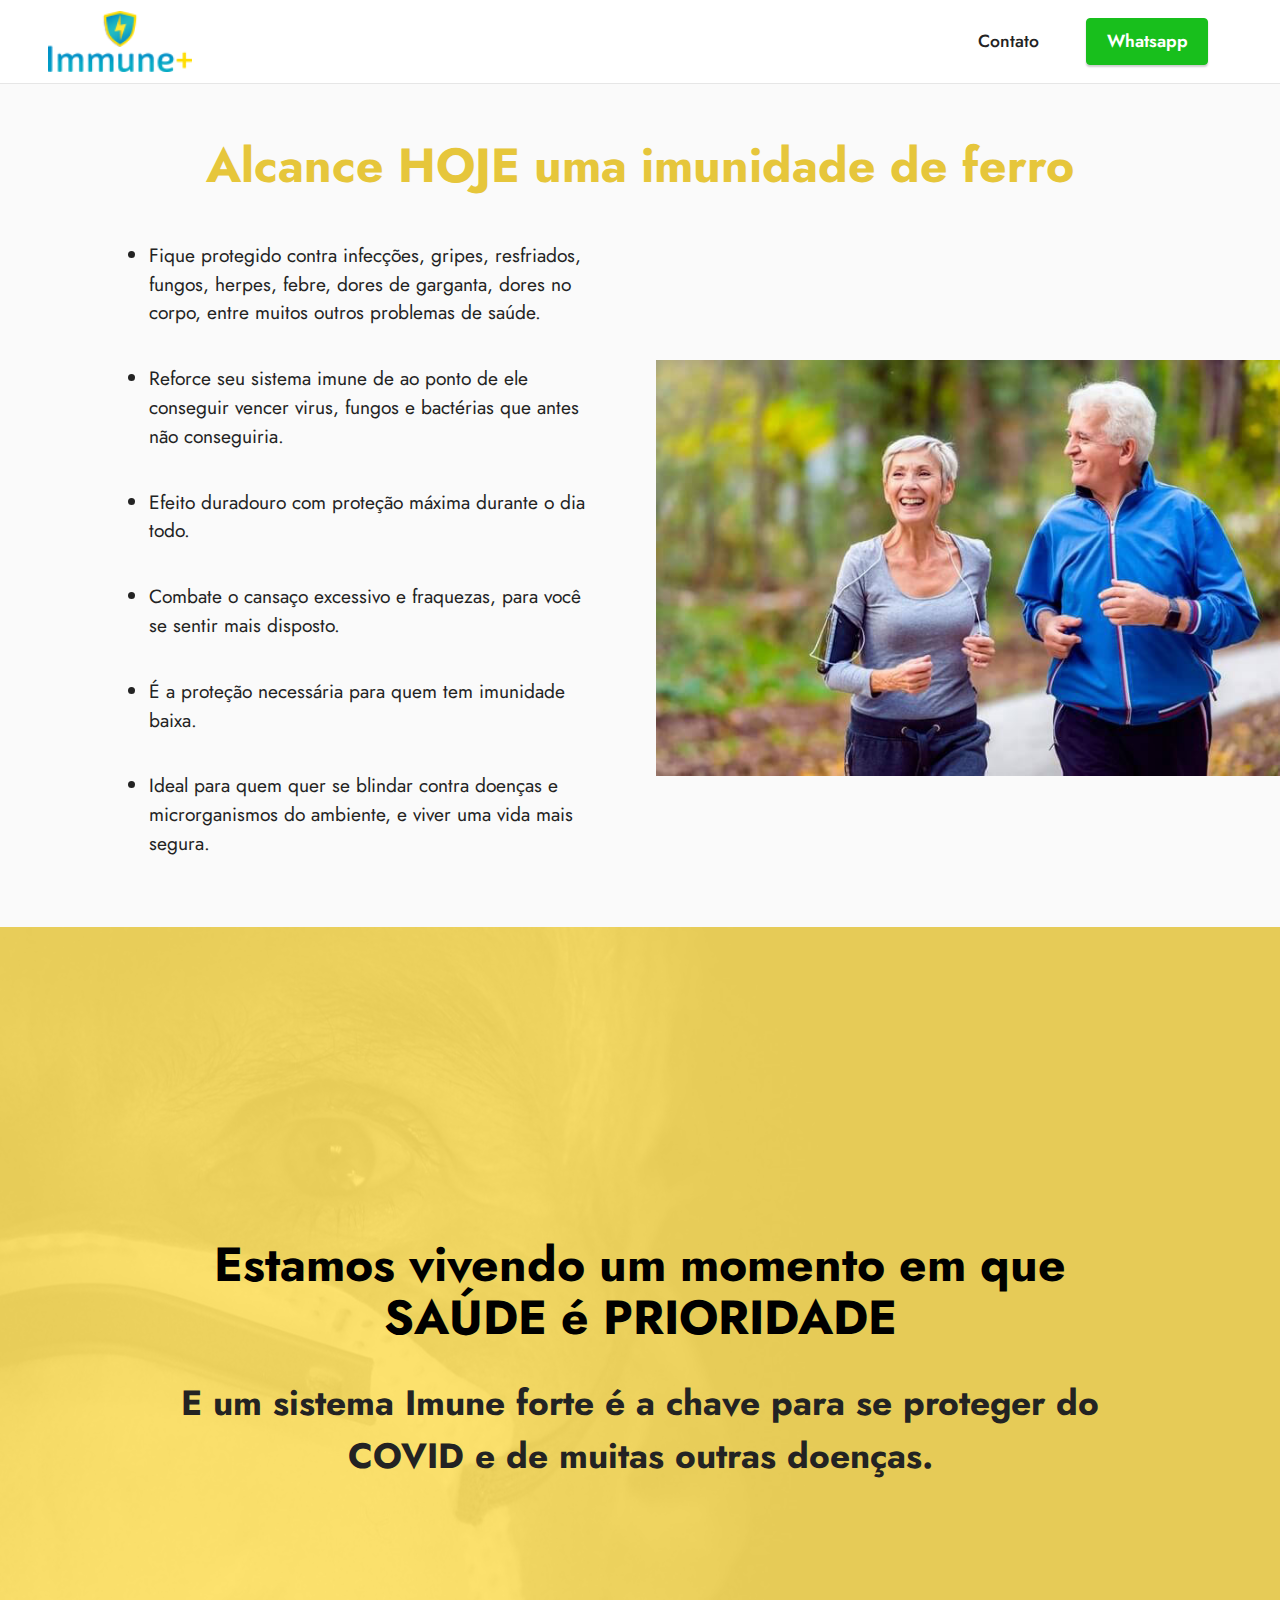
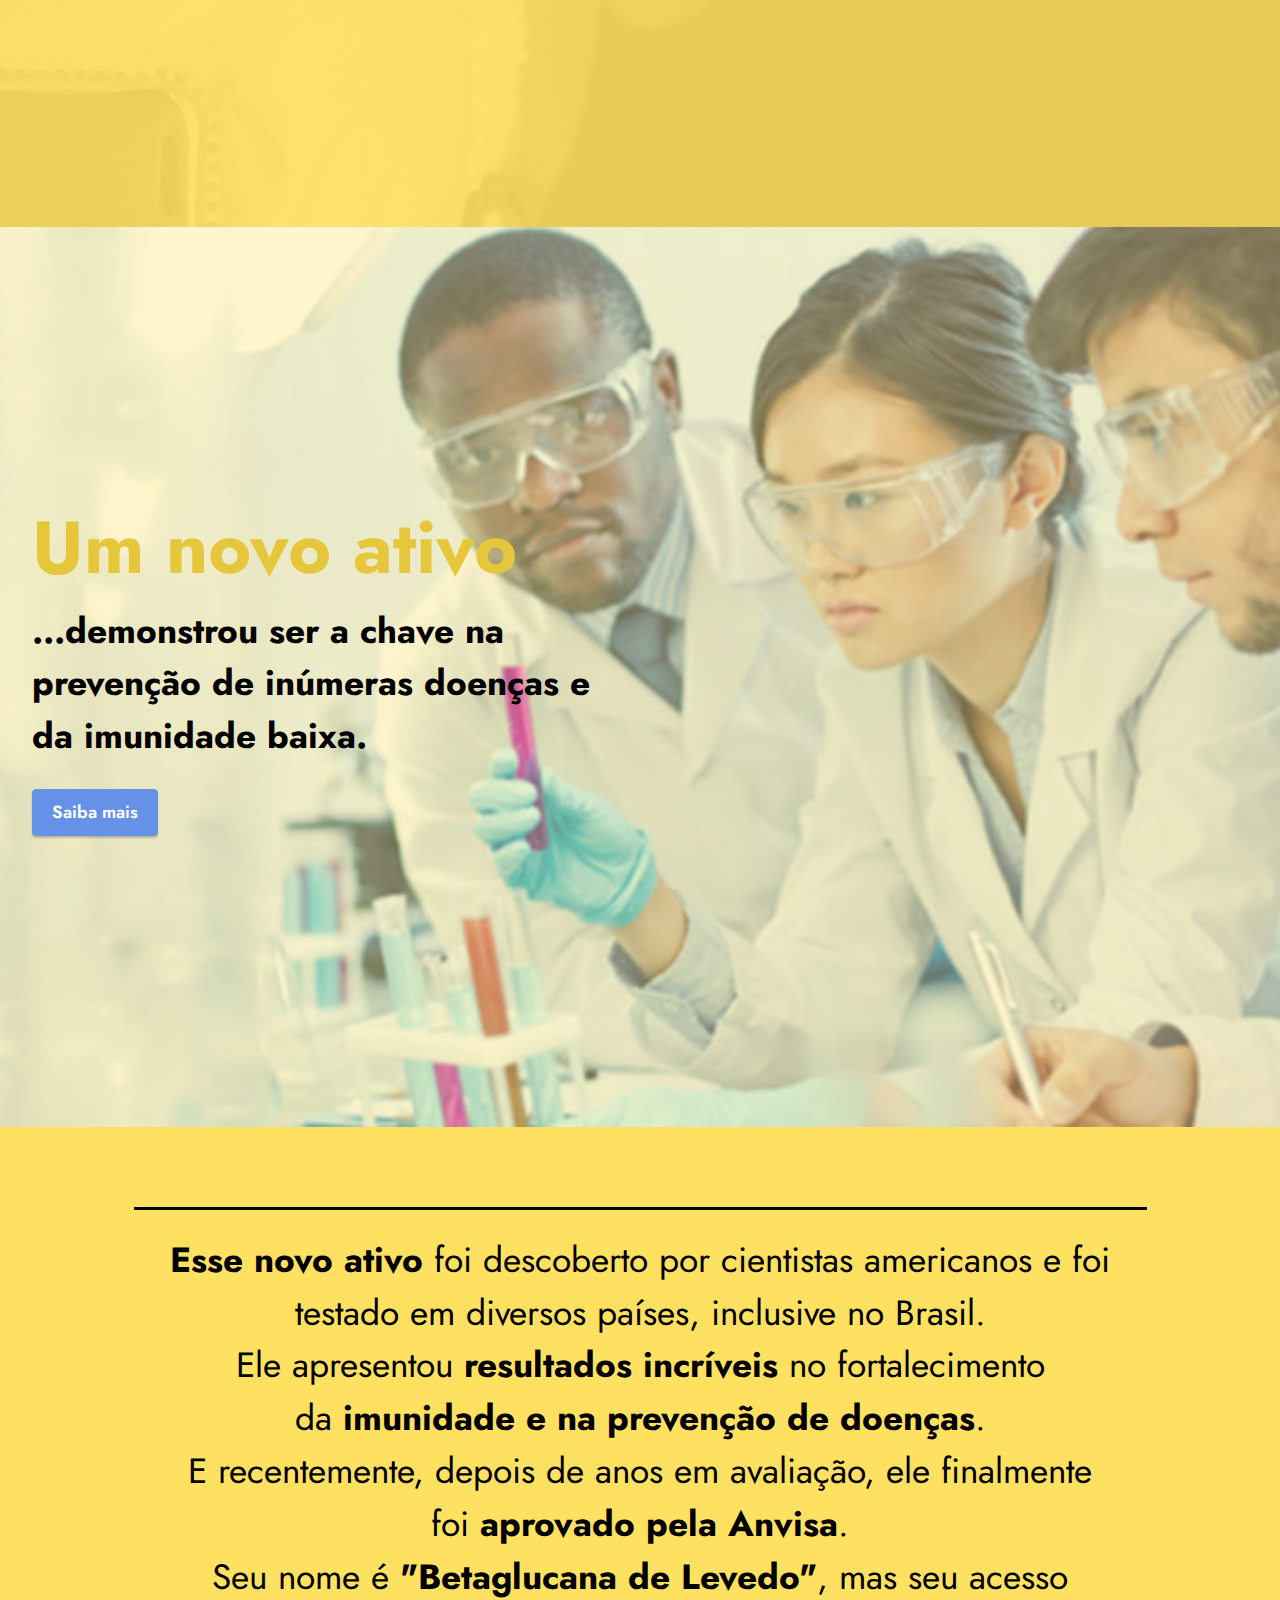
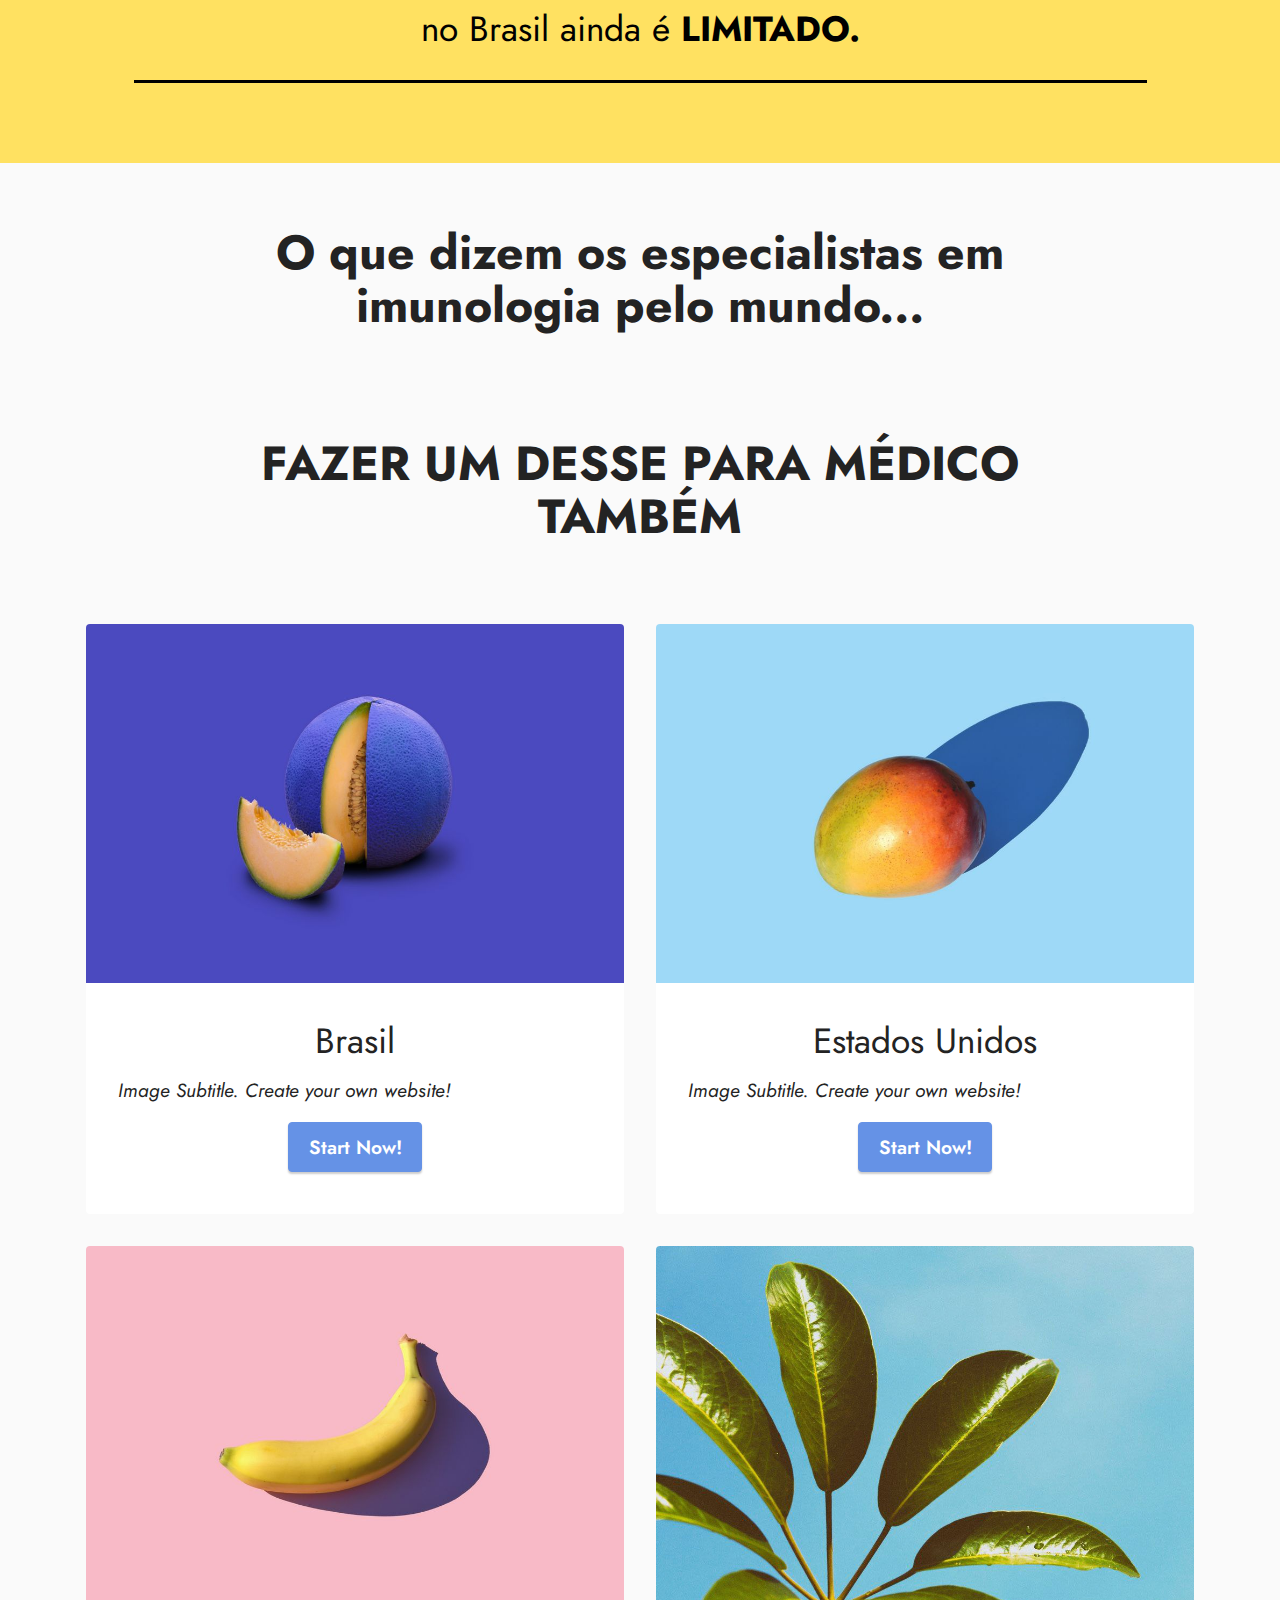
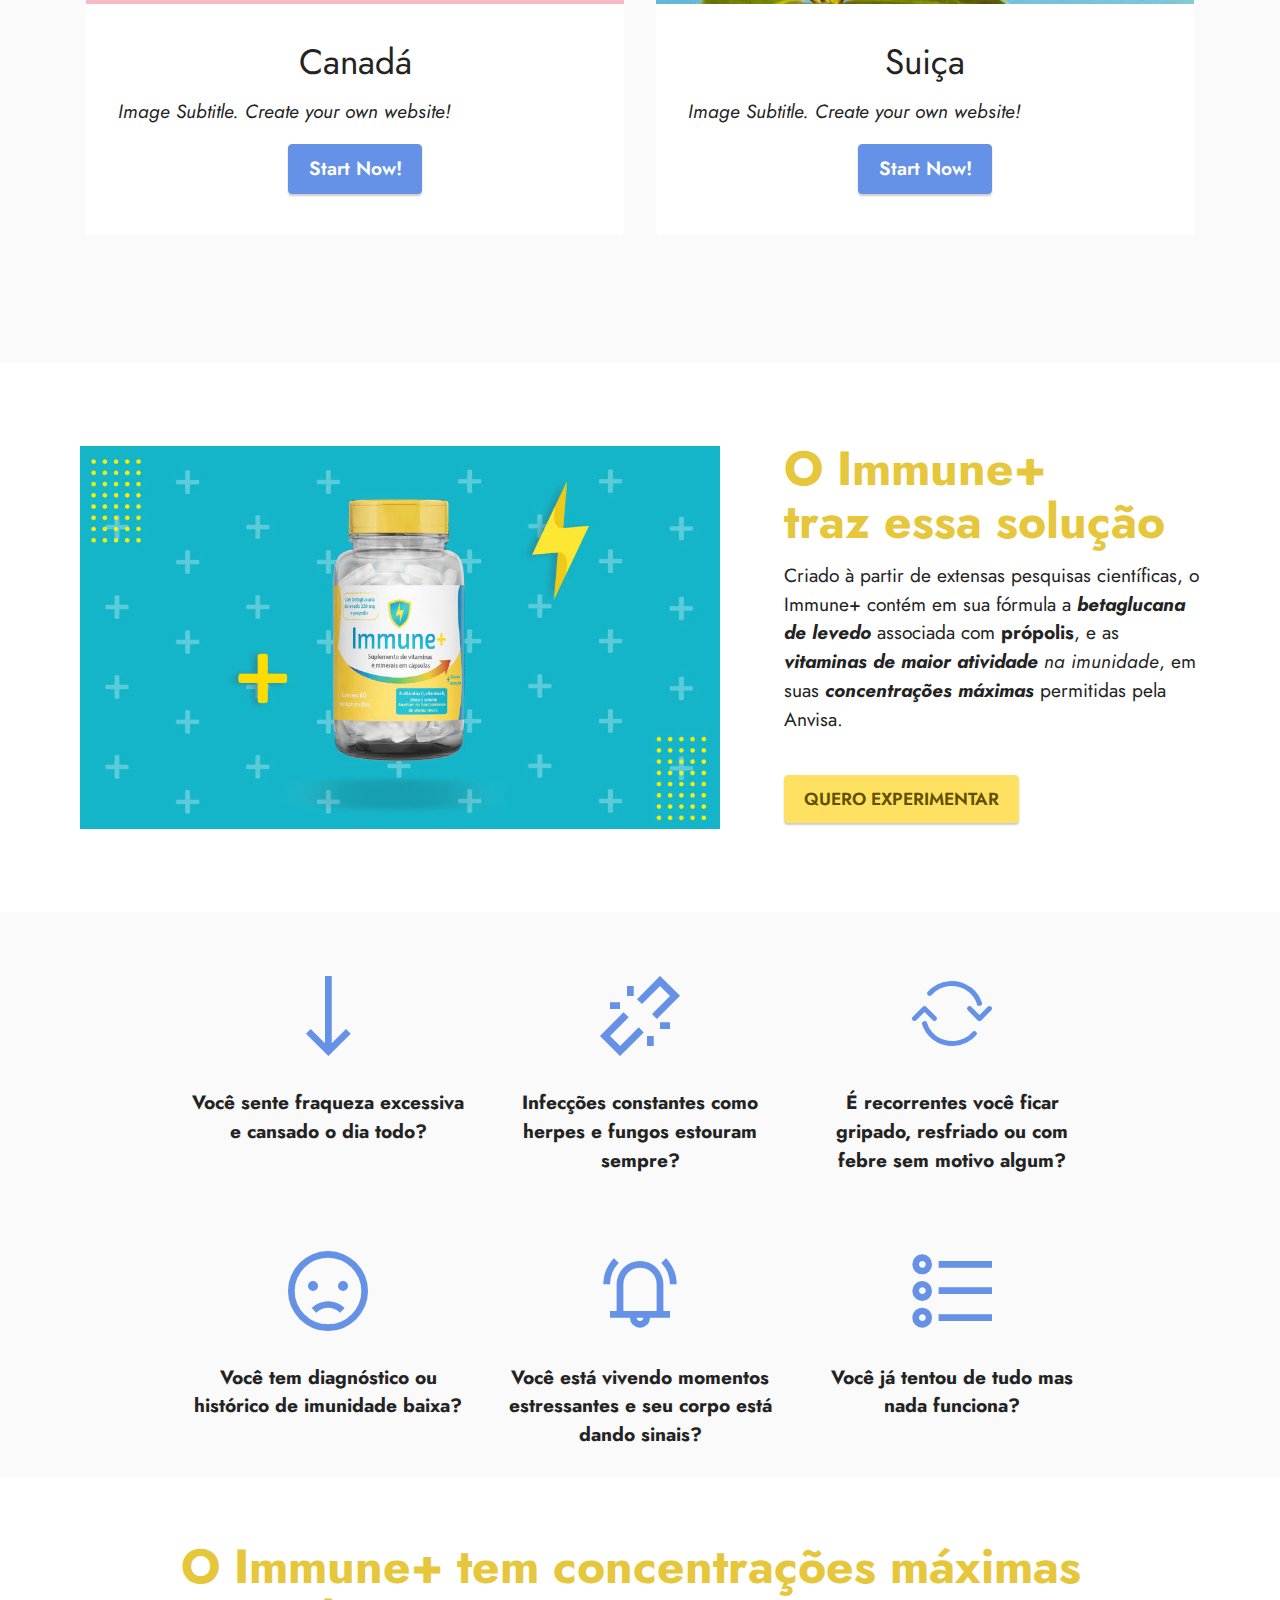
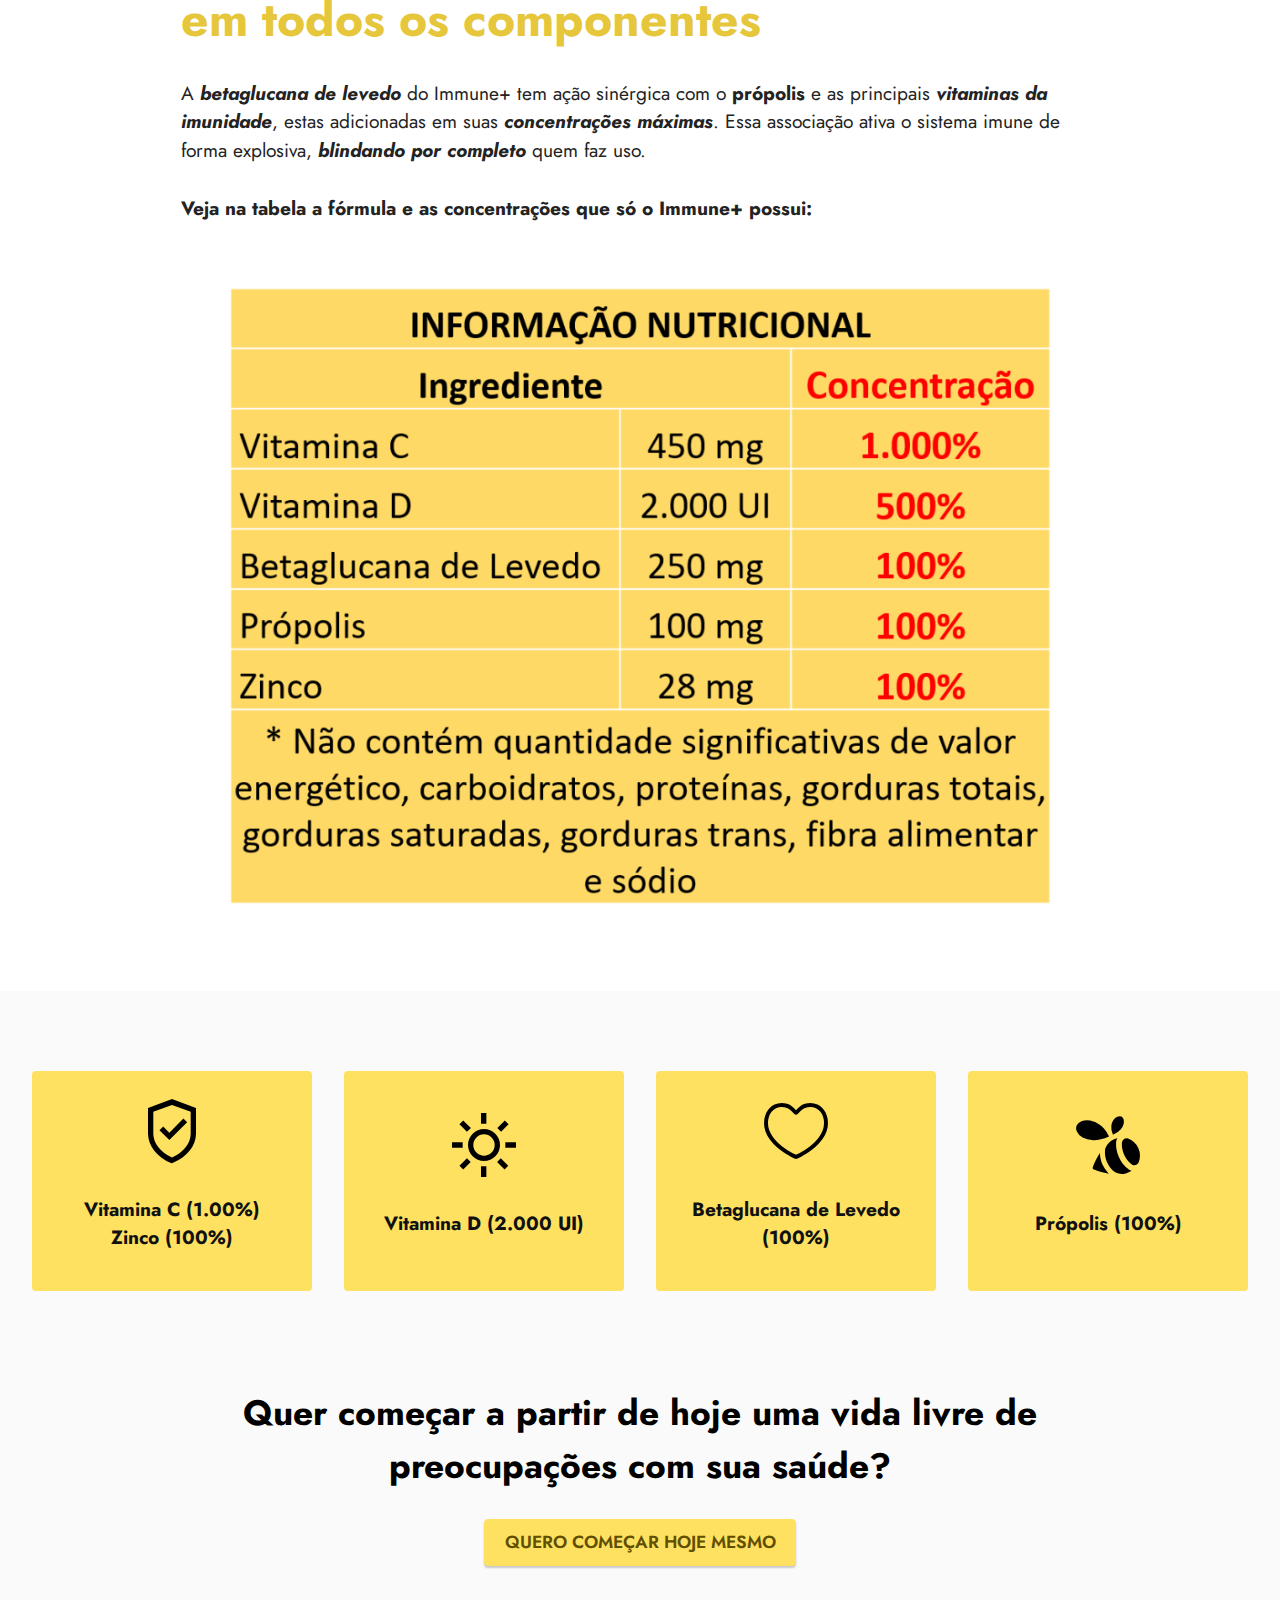
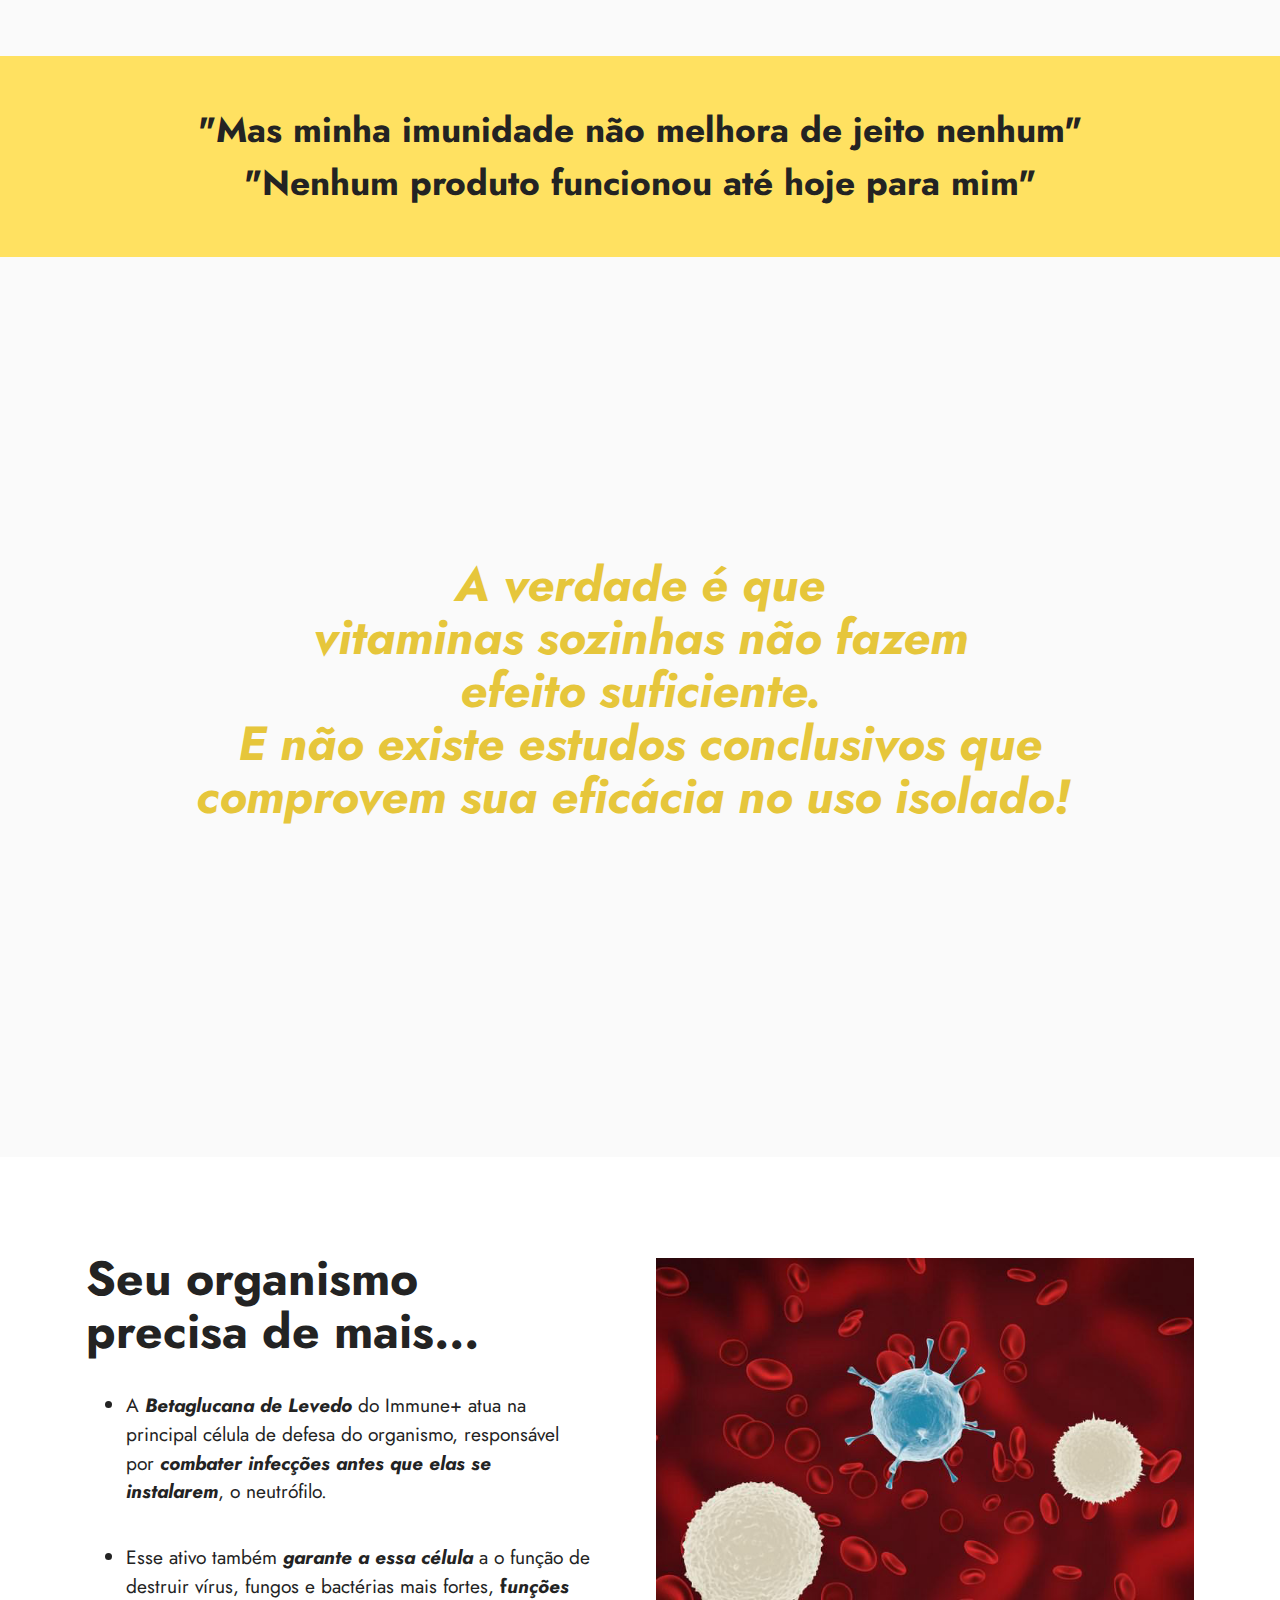
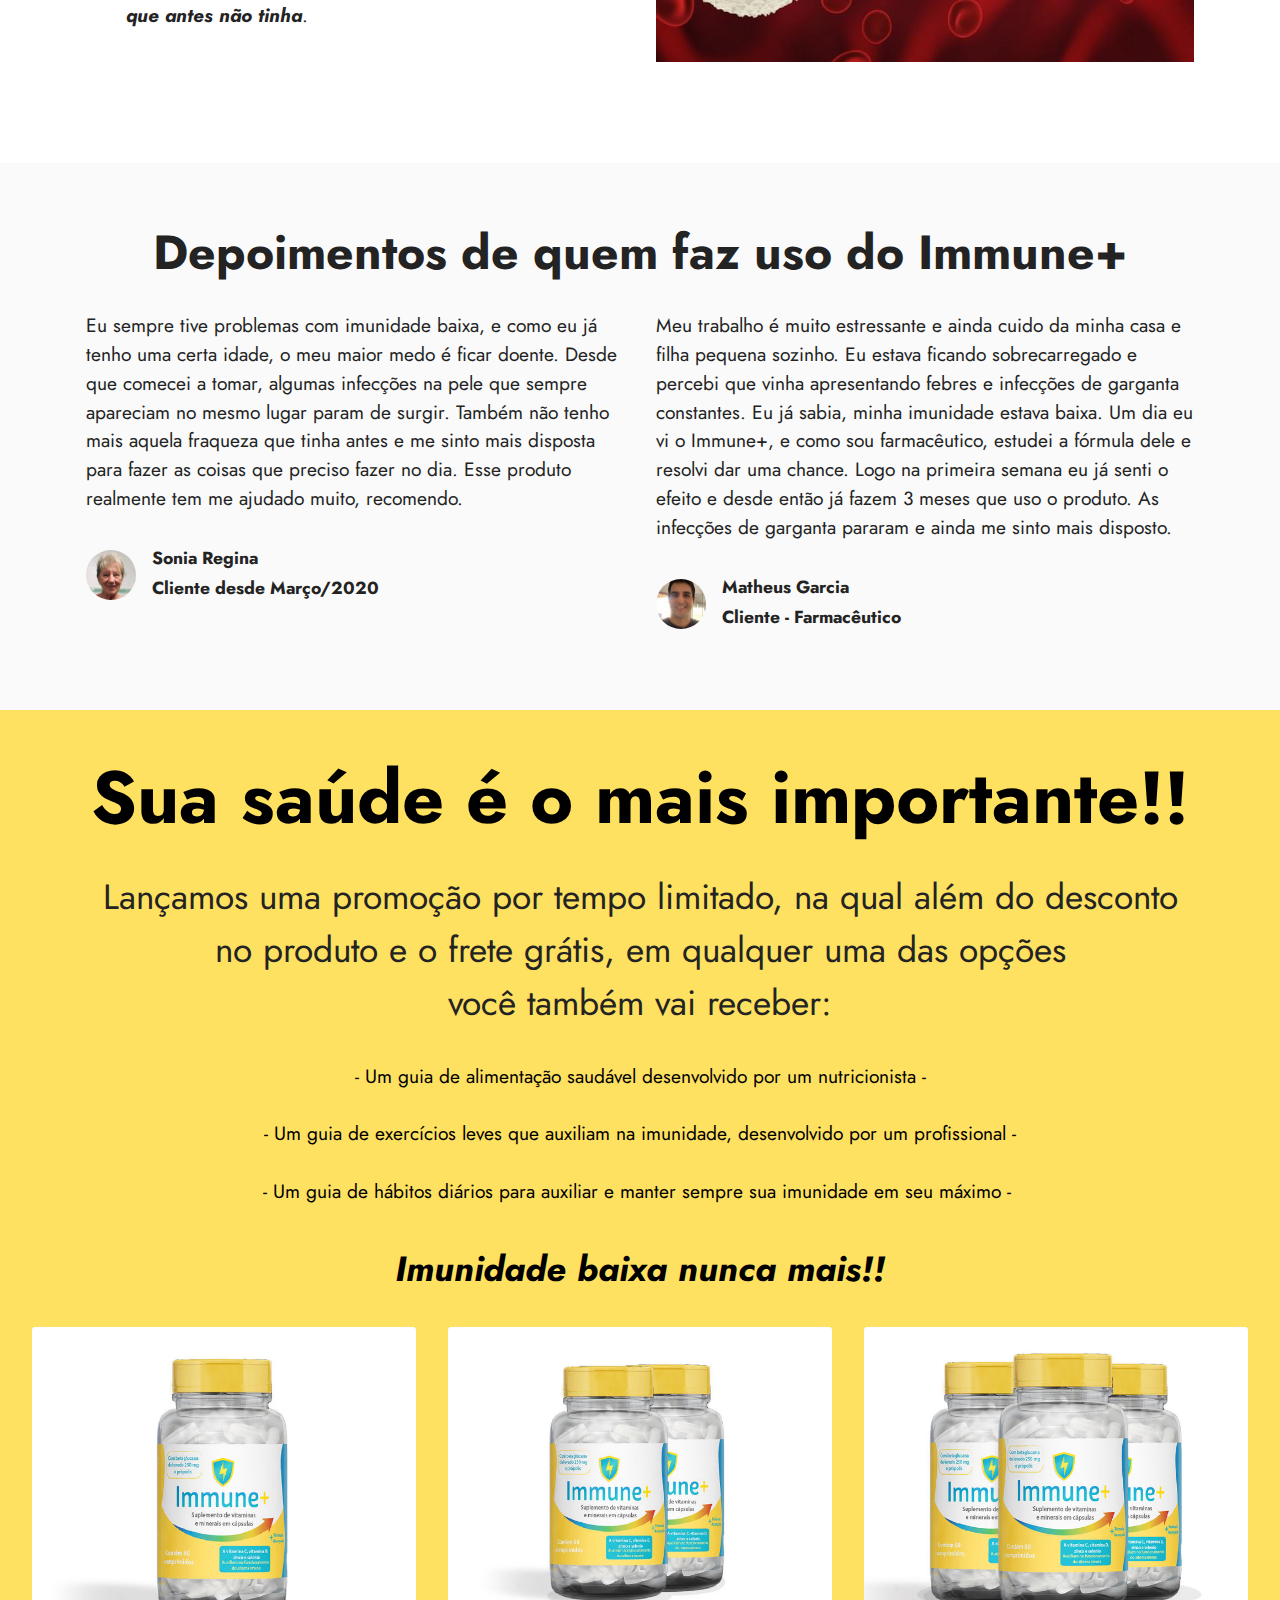
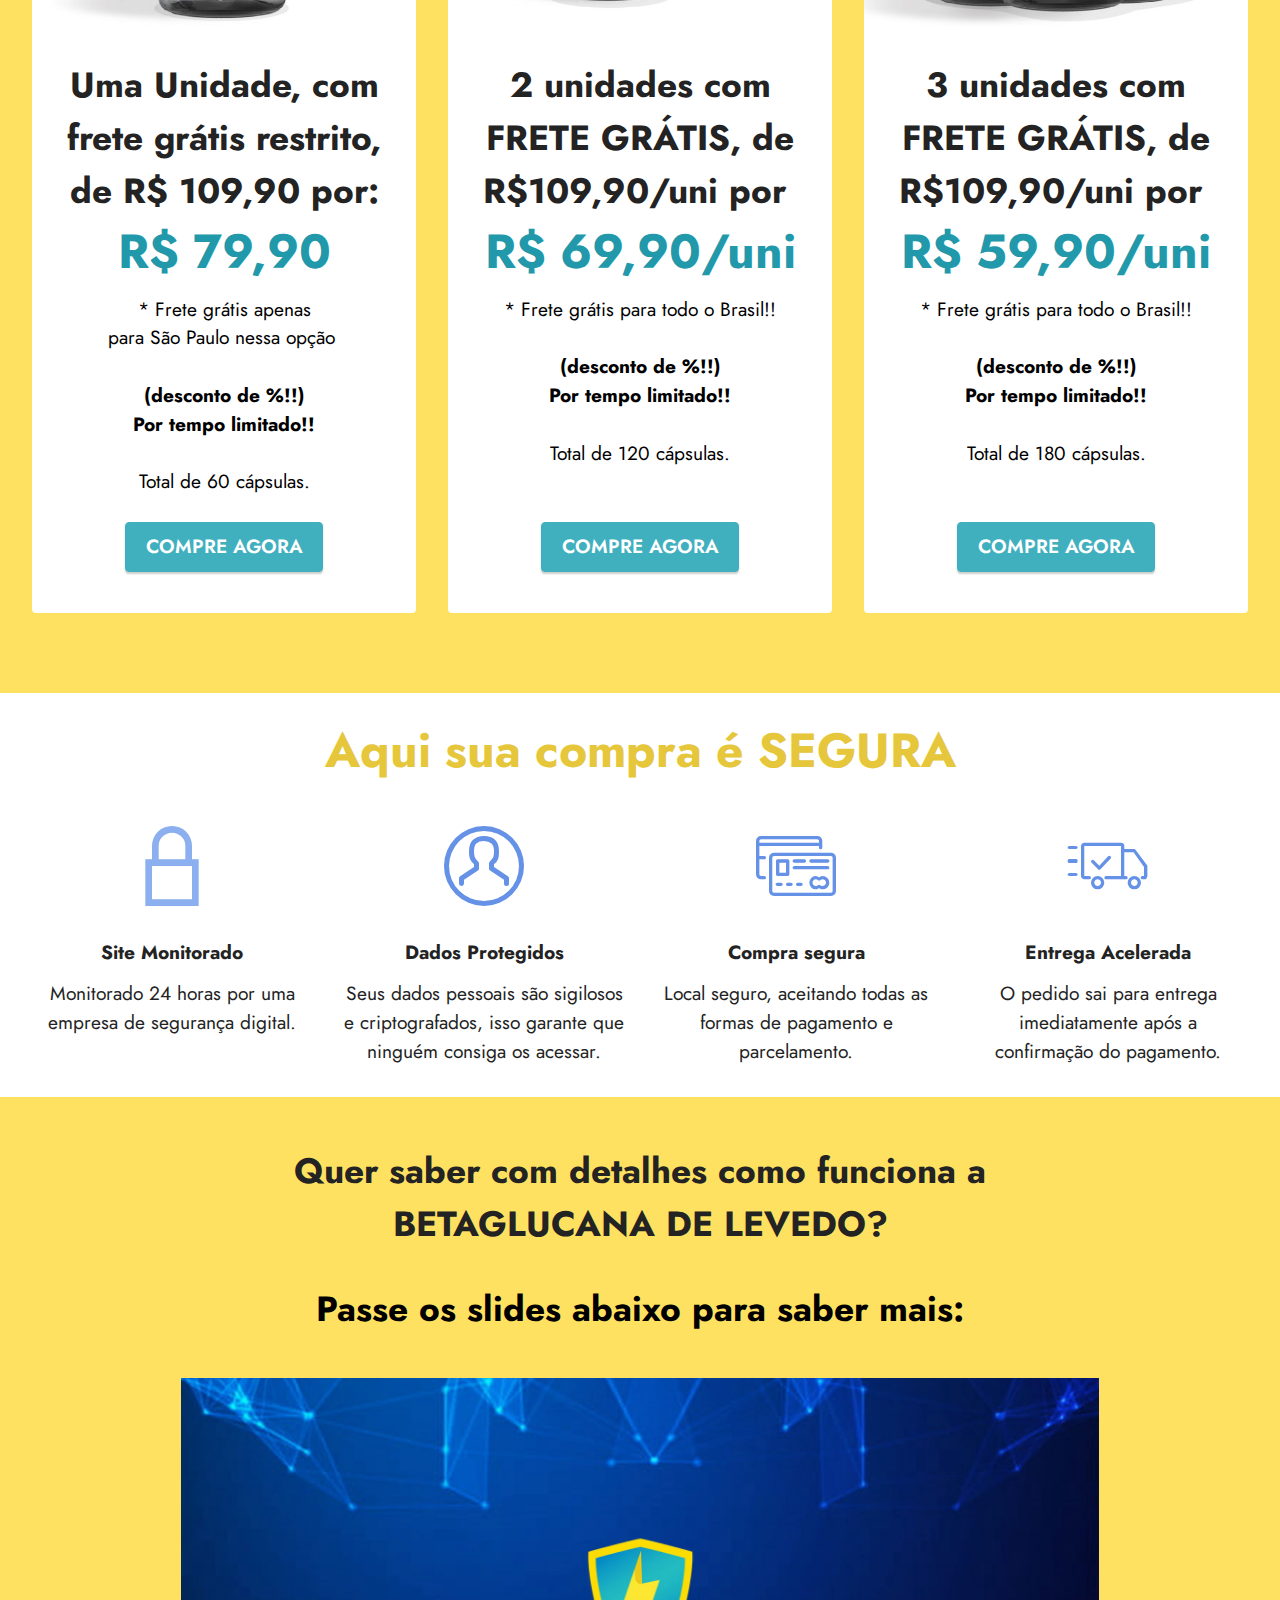
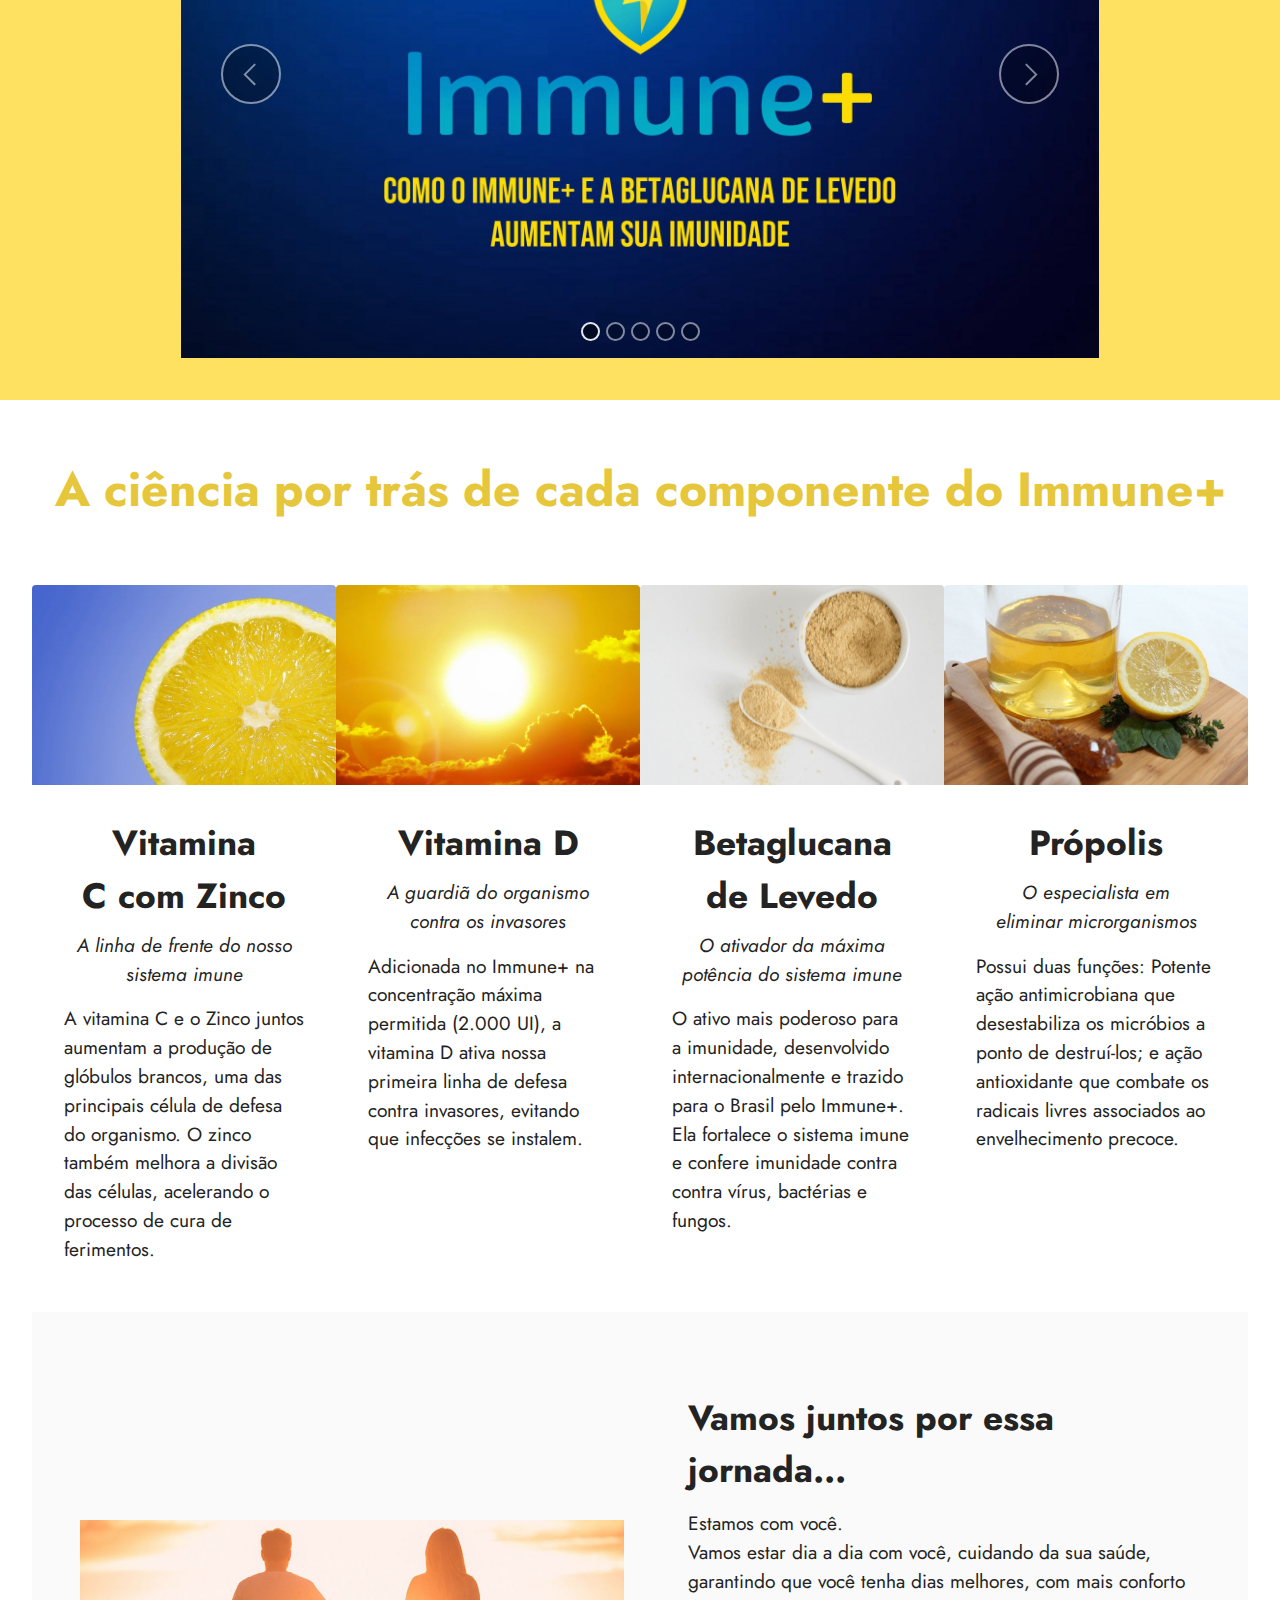
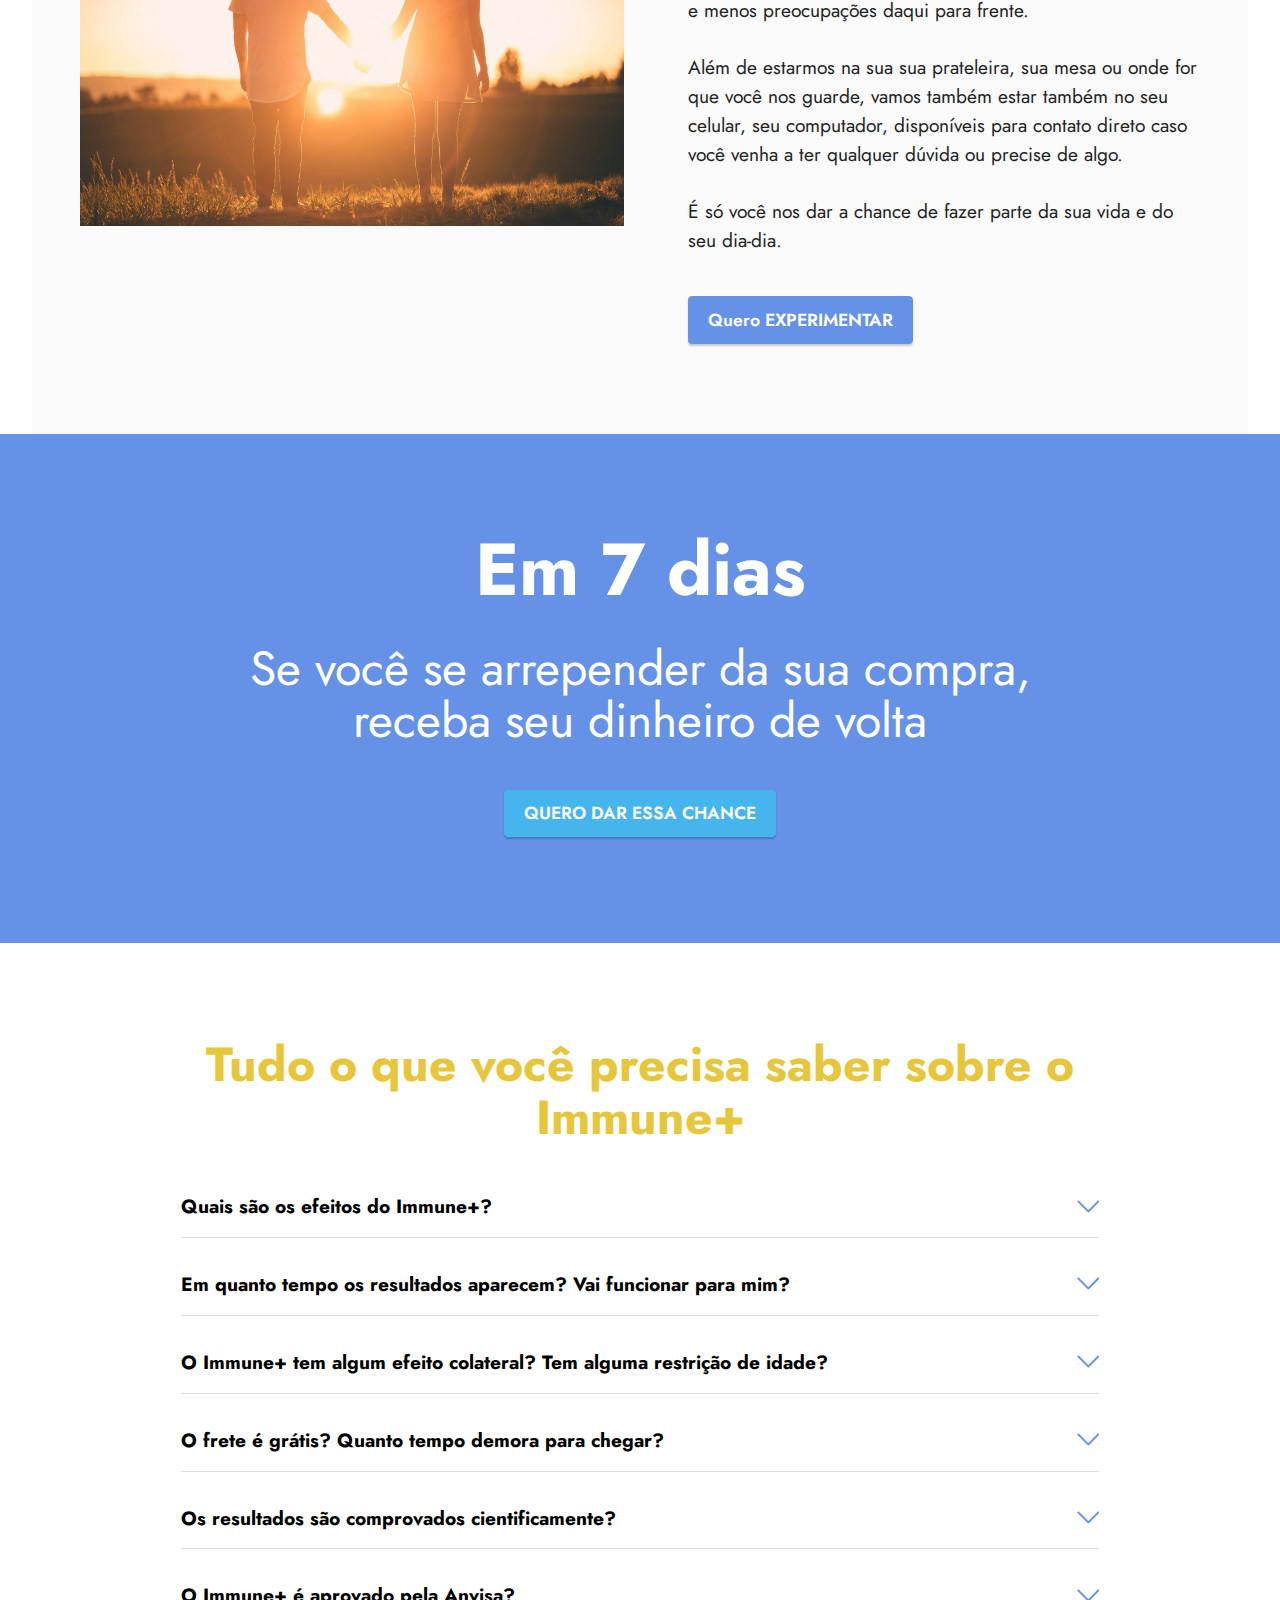
<file: index.html>
<!DOCTYPE html>
<html  >
<head>
  <!-- Site made with Mobirise Website Builder v5.3.10, https://mobirise.com -->
  <meta charset="UTF-8">
  <meta http-equiv="X-UA-Compatible" content="IE=edge">
  <meta name="generator" content="Mobirise v5.3.10, mobirise.com">
  <meta name="viewport" content="width=device-width, initial-scale=1, minimum-scale=1">
  <link rel="shortcut icon" href="assets/images/logo-121x51.png" type="image/x-icon">
  <meta name="description" content="Suplemento com formulação exclusiva que fortalece a imunidade e contribui para a melhora da saúde, bem estar e qualidade de vida.">
  
  
  <title>Immunemais</title>
  <link rel="stylesheet" href="assets/web/assets/mobirise-icons2/mobirise2.css">
  <link rel="stylesheet" href="assets/web/assets/mobirise-icons-bold/mobirise-icons-bold.css">
  <link rel="stylesheet" href="assets/web/assets/mobirise-icons/mobirise-icons.css">
  <link rel="stylesheet" href="assets/tether/tether.min.css">
  <link rel="stylesheet" href="assets/bootstrap/css/bootstrap.min.css">
  <link rel="stylesheet" href="assets/bootstrap/css/bootstrap-grid.min.css">
  <link rel="stylesheet" href="assets/bootstrap/css/bootstrap-reboot.min.css">
  <link rel="stylesheet" href="assets/socicon/css/styles.css">
  <link rel="stylesheet" href="assets/dropdown/css/style.css">
  <link rel="stylesheet" href="assets/theme/css/style.css">
  <link rel="preload" href="https://fonts.googleapis.com/css?family=Jost:100,200,300,400,500,600,700,800,900,100i,200i,300i,400i,500i,600i,700i,800i,900i&display=swap" as="style" onload="this.onload=null;this.rel='stylesheet'">
  <noscript><link rel="stylesheet" href="https://fonts.googleapis.com/css?family=Jost:100,200,300,400,500,600,700,800,900,100i,200i,300i,400i,500i,600i,700i,800i,900i&display=swap"></noscript>
  <link rel="preload" as="style" href="assets/mobirise/css/mbr-additional.css"><link rel="stylesheet" href="assets/mobirise/css/mbr-additional.css" type="text/css">
  
  
  
  
</head>
<body>

<!-- Analytics -->
<!-- Global site tag (gtag.js) - Google Analytics -->
<script async src="https://www.googletagmanager.com/gtag/js?id=G-93NF9G86T4"></script>
<script>
  window.dataLayer = window.dataLayer || [];
  function gtag(){dataLayer.push(arguments);}
  gtag('js', new Date());

  gtag('config', 'G-93NF9G86T4');
</script>
<!-- /Analytics -->


  
  <section class="menu cid-s48OLK6784" once="menu" id="menu1-h">
    
    <nav class="navbar navbar-dropdown navbar-fixed-top navbar-expand-lg">
        <div class="container-fluid">
            <div class="navbar-brand">
                <span class="navbar-logo">
                    <a href="index.html">
                        <img src="assets/images/logo-121x51.png" alt="Immune+" style="height: 3.8rem;">
                    </a>
                </span>
                
            </div>
            <button class="navbar-toggler" type="button" data-toggle="collapse" data-target="#navbarSupportedContent" aria-controls="navbarNavAltMarkup" aria-expanded="false" aria-label="Toggle navigation">
                <div class="hamburger">
                    <span></span>
                    <span></span>
                    <span></span>
                    <span></span>
                </div>
            </button>
            <div class="collapse navbar-collapse" id="navbarSupportedContent">
                <ul class="navbar-nav nav-dropdown" data-app-modern-menu="true"><li class="nav-item"><a class="nav-link link text-black text-primary display-4" href="Immune+.html#header1-1n">Contato</a></li></ul>
                
                <div class="navbar-buttons mbr-section-btn"><a class="btn btn-secondary display-4" href="https://linktr.ee/Immunemais" target="_blank">Whatsapp</a></div>
            </div>
        </div>
    </nav>

</section>

<section class="content4 cid-sIb4x0ejcu" id="content4-3s">
    
    
    <div class="container">
        <div class="row justify-content-center">
            <div class="title col-md-12 col-lg-10">
                <h3 class="mbr-section-title mbr-fonts-style align-center mb-4 display-2"><strong>Alcance HOJE uma imunidade de ferro</strong></h3>
                
                
            </div>
        </div>
    </div>
</section>

<section class="features11 cid-sIb4xH5HyN" id="features12-3t">

    
    
    <div>
        <div class="row align-items-center">
            <div class="col-12 col-lg offset-lg-1">
                <div class="card-wrapper">
                    <div class="card-box">
                        
                        
                        <div class="mbr-text mbr-fonts-style counter-container display-7">
                            <ul><li>Fique protegido contra infecções, gripes, resfriados, fungos, herpes, febre, dores de garganta, dores no corpo, entre muitos outros problemas de saúde.</li></ul><ul><li>Reforce seu sistema imune de ao ponto de ele conseguir vencer virus, fungos e bactérias que antes não conseguiria.</li></ul><ul><li>Efeito duradouro com proteção máxima durante o dia todo.</li></ul><ul><li>Combate o cansaço excessivo e fraquezas, para você se sentir mais disposto.</li></ul><ul><li>É a proteção necessária para quem tem imunidade baixa.</li></ul><ul><li>Ideal para quem quer se blindar contra doenças e microrganismos do ambiente, e viver uma vida mais segura.</li></ul><div>
</div><div>
</div>
                        </div>
                        
                    </div>
                </div>
            </div>
            <div class="col-12 col-lg-6 md-pb">
                <div class="image-wrapper">
                    <img src="assets/images/sade-immune-690x460.jpg" alt="Mobirise">
                </div>
            </div>
        </div>
    </div>
</section>

<section class="content4 cid-sIaQaodRTm mbr-fullscreen" id="content4-3o">
    
    <div class="mbr-overlay" style="opacity: 0.9; background-color: rgb(255, 225, 97);">
    </div>
    <div class="container">
        <div class="row justify-content-center">
            <div class="title col-md-12 col-lg-10">
                <h3 class="mbr-section-title mbr-fonts-style align-center mb-4 display-2">
                    <strong>Estamos vivendo um momento em que SAÚDE é PRIORIDADE</strong></h3>
                <h4 class="mbr-section-subtitle align-center mbr-fonts-style mb-4 display-5"><strong>E um sistema Imune forte é a chave para se proteger do COVID e de&nbsp;muitas outras doenças.</strong></h4>
                
            </div>
        </div>
    </div>
</section>

<section class="header7 cid-sIb19VEhyx mbr-fullscreen" id="header7-3r">

    

    <div class="mbr-overlay" style="opacity: 0.4; background-color: rgb(255, 232, 133);"></div>

    <div class="text-right container-fluid">
        <div class="row">
            <div class="col-12 col-lg-6">
                <h1 class="mbr-section-title mbr-fonts-style mb-3 display-1"><strong>Um novo ativo</strong></h1>
                
                <p class="mbr-text mbr-fonts-style display-5"><strong>...demonstrou ser a chave na prevenção de inúmeras doenças e da imunidade baixa.</strong></p>
                <div class="mbr-section-btn mt-3"><a class="btn btn-primary display-4" href="https://mobiri.se">Saiba mais</a></div>
            </div>
        </div>
    </div>
</section>

<section class="content6 cid-sHRR29VX2u" id="content6-2z">
    
    <div class="container">
        <div class="row justify-content-center">
            <div class="col-md-12 col-lg-11">
                <hr class="line">
                <p class="mbr-text align-center mbr-fonts-style my-4 display-5"><strong>Esse novo ativo</strong>&nbsp;foi descoberto por cientistas americanos e foi testado em diversos países, inclusive no Brasil.<br>Ele apresentou <strong>resultados incríveis</strong> no fortalecimento da&nbsp;<strong>imunidade e na prevenção de doenças</strong>.<br>E recentemente, depois de anos em avaliação, ele finalmente foi&nbsp;<strong>aprovado pela Anvisa</strong>.<br>Seu nome é <strong>"Betaglucana de Levedo"</strong>,&nbsp;mas seu acesso<br>no Brasil ainda é <strong>LIMITADO.</strong></p>
                <hr class="line">
            </div>
        </div>
    </div>
</section>

<section class="content4 cid-sIcgu3lUiX" id="content4-46">
    
    
    <div class="container">
        <div class="row justify-content-center">
            <div class="title col-md-12 col-lg-10">
                <h3 class="mbr-section-title mbr-fonts-style align-center mb-4 display-2"><strong>O que dizem os especialistas em imunologia pelo mundo...</strong><br><strong><br></strong><br><strong>FAZER UM DESSE PARA MÉDICO TAMBÉM</strong></h3>
                
                
            </div>
        </div>
    </div>
</section>

<section class="gallery2 cid-sIchKqnTB8" id="gallery2-47">
    
    
    <div class="container">
        
        <div class="row mt-4">
            <div class="item features-image сol-12 col-md-6 col-lg-6">
                <div class="item-wrapper">
                    <div class="item-img">
                        <img src="assets/images/features1.jpg">
                    </div>
                    <div class="item-content">
                        <h5 class="item-title mbr-fonts-style display-5">Brasil</h5>
                        <h6 class="item-subtitle mbr-fonts-style mt-1 display-7"><em>Image Subtitle. Create your
                                own website!</em></h6>
                        
                    </div>
                    <div class="mbr-section-btn item-footer mt-2">
                        <a href="" class="btn btn-primary item-btn display-7" target="_blank">Start
                            Now!</a>
                    </div>
                </div>
            </div>
            <div class="item features-image сol-12 col-md-6 col-lg-6">
                <div class="item-wrapper">
                    <div class="item-img">
                        <img src="assets/images/features2.jpg">
                    </div>
                    <div class="item-content">
                        <h5 class="item-title mbr-fonts-style display-5">Estados Unidos</h5>
                        <h6 class="item-subtitle mbr-fonts-style mt-1 display-7"><em>Image Subtitle. Create your
                                own website!</em></h6>
                        
                    </div>
                    <div class="mbr-section-btn item-footer mt-2">
                        <a href="" class="btn btn-primary item-btn display-7" target="_blank">Start
                            Now!</a>
                    </div>
                </div>
            </div>
            <div class="item features-image сol-12 col-md-6 col-lg-6">
                <div class="item-wrapper">
                    <div class="item-img">
                        <img src="assets/images/features3.jpg">
                    </div>
                    <div class="item-content">
                        <h5 class="item-title mbr-fonts-style display-5">Canadá</h5>
                        <h6 class="item-subtitle mbr-fonts-style mt-1 display-7"><em>Image Subtitle. Create your
                                own website!</em></h6>
                        
                    </div>
                    <div class="mbr-section-btn item-footer mt-2">
                        <a href="" class="btn btn-primary item-btn display-7" target="_blank">Start
                            Now!</a>
                    </div>
                </div>
            </div>
            <div class="item features-image сol-12 col-md-6 col-lg-6">
                <div class="item-wrapper">
                    <div class="item-img">
                        <img src="assets/images/features4.jpg" alt="" title="">
                    </div>
                    <div class="item-content">
                        <h5 class="item-title mbr-fonts-style display-5">Suiça</h5>
                        <h6 class="item-subtitle mbr-fonts-style mt-1 display-7"><em>Image Subtitle. Create your
                                own website!</em></h6>
                        
                    </div>
                    <div class="mbr-section-btn item-footer mt-2">
                        <a href="" class="btn btn-primary item-btn display-7" target="_blank">Start
                            Now!</a>
                    </div>
                </div>
            </div>
        </div>
    </div>
</section>

<section class="features16 cid-sHY1opgKRH" id="features17-3b">
    

    
    <div class="container-fluid">
        <div class="content-wrapper">
            <div class="row align-items-center">
                <div class="col-12 col-lg-7">
                    <div class="image-wrapper">
                        <img src="assets/images/banner-immune-1076x643.jpg" alt="Mobirise">
                    </div>
                </div>
                <div class="col-12 col-lg">
                    <div class="text-wrapper">
                        <h6 class="card-title mbr-fonts-style display-2"><strong>O Immune+
<br>traz&nbsp;</strong><strong>essa solução</strong></h6>
                        <p class="mbr-text mbr-fonts-style mb-4 display-7">Criado à partir de extensas pesquisas científicas, o Immune+ contém em sua fórmula a <em><strong>betaglucana de levedo</strong></em> associada com <strong>própolis</strong>,<strong>&nbsp;</strong>e as <em><strong>vitaminas de maior atividade</strong>&nbsp;na imunidade</em>, em suas <strong><em>concentrações máximas</em></strong> permitidas pela Anvisa.</p>
                        <div class="mbr-section-btn mt-3"><a class="btn btn-warning display-4" href="index.html#content1-34">QUERO EXPERIMENTAR</a></div>
                    </div>
                </div>
            </div>
        </div>
    </div>
</section>

<section class="features1 cid-sxinhXDkUz" id="features1-1e">
    

    
    <div class="container-fluid">
        <div class="row">
            
        </div>
        <div class="row">
            <div class="card col-12 col-md-6 col-lg-3">
                <div class="card-wrapper">
                    <div class="card-box align-center">
                        <div class="iconfont-wrapper">
                            <span class="mbr-iconfont mobi-mbri-down mobi-mbri"></span>
                        </div>
                        <h5 class="card-title mbr-fonts-style display-7"><strong>Você sente fraqueza excessiva e cansado o&nbsp;</strong><strong>dia todo?</strong></h5>
                        
                    </div>
                </div>
            </div>
            <div class="card col-12 col-md-6 col-lg-3">
                <div class="card-wrapper">
                    <div class="card-box align-center">
                        <div class="iconfont-wrapper">
                            <span class="mbr-iconfont mobi-mbri-unlink mobi-mbri"></span>
                        </div>
                        <h5 class="card-title mbr-fonts-style display-7"><strong>Infecções constantes como herpes e fungos estouram sempre?</strong></h5>
                        
                    </div>
                </div>
            </div>
            <div class="card col-12 col-md-6 col-lg-3">
                <div class="card-wrapper">
                    <div class="card-box align-center">
                        <div class="iconfont-wrapper">
                            <span class="mbr-iconfont mbrib-update"></span>
                        </div>
                        <h5 class="card-title mbr-fonts-style display-7"><strong>É recorrentes você ficar gripado, resfriado ou com febre sem motivo algum?</strong></h5>
                        
                    </div>
                </div>
            </div>
            
        </div>
    </div>
</section>

<section class="features1 cid-sHXL5nwaIH" id="features1-32">
    

    
    <div class="container-fluid">
        <div class="row">
            
        </div>
        <div class="row">
            <div class="card col-12 col-md-6 col-lg-3">
                <div class="card-wrapper">
                    <div class="card-box align-center">
                        <div class="iconfont-wrapper">
                            <span class="mbr-iconfont mobi-mbri-sad-face mobi-mbri"></span>
                        </div>
                        <h5 class="card-title mbr-fonts-style display-7"><strong>Você tem diagnóstico ou histórico de imunidade baixa?</strong></h5>
                        
                    </div>
                </div>
            </div>
            <div class="card col-12 col-md-6 col-lg-3">
                <div class="card-wrapper">
                    <div class="card-box align-center">
                        <div class="iconfont-wrapper">
                            <span class="mbr-iconfont mobi-mbri-alert mobi-mbri"></span>
                        </div>
                        <h5 class="card-title mbr-fonts-style display-7"><strong>Você está vivendo momentos estressantes e seu corpo está dando sinais?</strong></h5>
                        
                    </div>
                </div>
            </div>
            <div class="card col-12 col-md-6 col-lg-3">
                <div class="card-wrapper">
                    <div class="card-box align-center">
                        <div class="iconfont-wrapper">
                            <span class="mbr-iconfont mobi-mbri-bulleted-list mobi-mbri"></span>
                        </div>
                        <h5 class="card-title mbr-fonts-style display-7"><strong>Você já tentou de tudo mas nada funciona?</strong></h5>
                        
                    </div>
                </div>
            </div>
            
        </div>
    </div>
</section>

<section class="content4 cid-sIbSs7W3Kq" id="content4-3v">
    
    
    <div class="container">
        <div class="row justify-content-center">
            <div class="title col-md-12 col-lg-10">
                <h3 class="mbr-section-title mbr-fonts-style align-center mb-4 display-2"><strong>O Immune+ tem concentrações máximas em todos os componentes</strong></h3>
                <h4 class="mbr-section-subtitle align-center mbr-fonts-style mb-4 display-7">A <strong><em>betaglucana de levedo</em></strong>&nbsp;do Immune+ tem ação sinérgica com o <strong>própolis</strong> e as principais <strong><em>vitaminas da imunidade</em></strong>, estas adicionadas em suas <strong><em>concentrações máximas</em></strong>. Essa associação ativa o sistema imune de forma explosiva, <strong><em>blindando por completo</em></strong> quem faz uso.<br><br><div>
</div><div><strong>Veja na tabela a fórmula e as concentrações que só o Immune+ possui:</strong></div><div>
</div><div>
</div></h4>
                
            </div>
        </div>
    </div>
</section>

<section class="image3 cid-sIbX4hABFF" id="image3-41">
    

    

    <div class="container">
        <div class="row justify-content-center">
            <div class="col-12 col-lg-9">
                <div class="image-wrapper">
                    <img src="assets/images/tabela-nutricional-site-980x763.png" alt="Mobirise">
                    
                </div>
            </div>
        </div>
    </div>
</section>

<section class="features1 cid-sIbB9Kdust" id="features2-3u">

    

    
    <div class="container-fluid">
        <div class="row justify-content-center">
            <div class="col-12 col-md-6 col-lg-3">
                <div class="card-wrapper">
                    <div class="card-box align-center">
                        <span class="mbr-iconfont mobi-mbri-protect mobi-mbri" style="color: rgb(0, 0, 0); fill: rgb(0, 0, 0);"></span>
                        <h4 class="card-title align-center mbr-black mbr-fonts-style display-7">
                            <strong>Vitamina C (1.00%)</strong><br><strong>Zinco (100%)</strong></h4>
                    </div>
                </div>
            </div>
            <div class="col-12 col-md-6 col-lg-3">
                <div class="card-wrapper">
                    <div class="card-box align-center">
                        <span class="mbr-iconfont mobi-mbri-sun mobi-mbri" style="color: rgb(0, 0, 0); fill: rgb(0, 0, 0);"></span>
                        <h4 class="card-title align-center mbr-black mbr-fonts-style display-7">
                            <strong>Vitamina D&nbsp;</strong><strong>(2.000 UI)</strong></h4>
                    </div>
                </div>
            </div>
            <div class="col-12 col-md-6 col-lg-3">
                <div class="card-wrapper">
                    <div class="card-box align-center">
                        <span class="mbr-iconfont mbrib-hearth" style="color: rgb(0, 0, 0); fill: rgb(0, 0, 0);"></span>
                        <h4 class="card-title align-center mbr-black mbr-fonts-style display-7">
                            <strong>Betaglucana de Levedo (100%)</strong></h4>
                    </div>
                </div>
            </div>
            <div class="col-12 col-md-6 col-lg-3">
                <div class="card-wrapper">
                    <div class="card-box align-center">
                        <span class="mbr-iconfont socicon-swarm socicon" style="color: rgb(0, 0, 0); fill: rgb(0, 0, 0);"></span>
                        <h4 class="card-title align-center mbr-black mbr-fonts-style display-7">
                            <strong>Própolis (100%)</strong></h4>
                    </div>
                </div>
            </div>
        </div>
    </div>
</section>

<section class="header6 cid-sIbTBI5rqv" id="header6-3x">

    

    

    <div class="align-center container">
        <div class="row justify-content-center">
            <div class="col-12 col-lg-10">
                <h1 class="mbr-section-title mbr-fonts-style mbr-white mb-3 display-5"><strong>Quer começar a partir de hoje uma vida livre de preocupações com sua saúde?</strong></h1>
                
                
                <div class="mbr-section-btn mt-3"><a class="btn btn-warning display-4" href="https://mobiri.se">QUERO COMEÇAR HOJE MESMO</a></div>
            </div>
        </div>
    </div>
</section>

<section class="content1 cid-sHXOTaW5PO" id="content1-34">
    
    <div class="container-fluid">
        <div class="row justify-content-center">
            <div class="title col-12 col-md-9">
                <h3 class="mbr-section-title mbr-fonts-style align-center mb-4 display-5"><strong>"Mas minha imunidade não melhora&nbsp;de jeito nenhum"</strong><br><strong>"Nenhum produto funcionou até hoje para mim"<br></strong></h3>
                
                
            </div>
        </div>
    </div>
</section>

<section class="content1 cid-sHY6wNgpO0 mbr-fullscreen" id="content1-3d">
    
    <div class="container-fluid">
        <div class="row justify-content-center">
            <div class="title col-12 col-md-10">
                <h3 class="mbr-section-title mbr-fonts-style align-center mb-4 display-2"><em><strong>A verdade é que</strong><br><strong>vi</strong><strong>taminas sozinhas não fazem</strong></em><br><em><strong>efeito</strong></em><em><strong>&nbsp;suficiente.</strong><br><strong>E não existe estudos conclusivos que comprovem sua eficácia no uso isolado!&nbsp;</strong></em><br></h3>
                
                
            </div>
        </div>
    </div>
</section>

<section class="features11 cid-sHYonjbgiY" id="features12-3g">

    
    
    <div class="container">
        <div class="row align-items-center">
            <div class="col-12 col-lg">
                <div class="card-wrapper">
                    <div class="card-box">
                        <h4 class="card-title mbr-fonts-style mb-4 display-2"><strong>Seu organismo precisa de mais...</strong></h4>
                        
                        <div class="mbr-text mbr-fonts-style counter-container display-7">
                            <ul>
                                <li>A <em><strong>Betaglucana de Levedo</strong></em> do Immune+ atua na principal célula de defesa do organismo, responsável por <em><strong>combater infecções antes que elas se instalarem</strong></em>, o neutrófilo.</li></ul><ul>
                                <li>Esse ativo também <strong><em>garante a essa célula</em></strong> a o função de destruir vírus, fungos e bactérias mais fortes, <strong>f<em>unções que antes não tinha</em></strong>.</li>
                            </ul>
                        </div>
                        
                    </div>
                </div>
            </div>
            <div class="col-12 col-lg-6 md-pb">
                <div class="image-wrapper">
                    <img src="assets/images/glbulos-e-virus-730x548.jpg" alt="Mobirise">
                </div>
            </div>
        </div>
    </div>
</section>

<section class="testimonials2 cid-sxiqFq2Uze" id="testimonials2-1m">
    
    
    <div class="container">
        <h3 class="mbr-section-title mbr-fonts-style align-center mb-4 display-2">
            <strong>Depoimentos de quem faz uso do Immune+</strong></h3>
        <div class="row justify-content-center">
            <div class="card col-12 col-md-6">
                <p class="mbr-text mbr-fonts-style mb-4 display-7">Eu sempre tive problemas com imunidade baixa, e como eu já tenho uma certa idade, o meu maior medo é ficar doente. Desde que comecei a tomar, algumas infecções na pele que sempre apareciam no mesmo lugar param de surgir. Também  não tenho mais aquela fraqueza que tinha antes e me sinto mais disposta para fazer as coisas que preciso fazer no dia. Esse produto realmente tem me ajudado muito, recomendo.<br></p>
                <div class="d-flex mb-md-0 mb-4">
                    <div class="image-wrapper">
                        <img src="assets/images/produto-para-imunidade-para-idosos-100x107.jpg" alt="Mobirise">
                    </div>
                    <div class="text-wrapper">
                        <p class="name mbr-fonts-style mb-1 display-4"><strong>Sonia Regina</strong></p>
                        <p class="position mbr-fonts-style display-4"><strong>Cliente desde Março/2020</strong><br></p>
                    </div>
                </div>
            </div>
            <div class="card col-12 col-md-6">
                <p class="mbr-text mbr-fonts-style mb-4 display-7">Meu trabalho é muito estressante e ainda cuido da minha casa e filha pequena sozinho. Eu estava ficando sobrecarregado e percebi que vinha apresentando febres e infecções de garganta constantes. Eu já sabia, minha imunidade estava baixa. Um dia eu vi o Immune+, e como sou farmacêutico, estudei a fórmula dele e resolvi dar uma chance. Logo na primeira semana eu já senti o efeito e desde então já fazem 3 meses que uso o produto. As infecções de garganta pararam e ainda me sinto mais disposto.</p>
                <div class="d-flex mb-md-0 mb-4">
                    <div class="image-wrapper">
                        <img src="assets/images/matheus-100x141.jpg" alt="Mobirise">
                    </div>
                    <div class="text-wrapper">
                        <p class="name mbr-fonts-style mb-1 display-4"><strong>Matheus Garcia</strong><br></p>
                        <p class="position mbr-fonts-style display-4"><strong>Cliente - Farmacêutico</strong></p>
                    </div>
                </div>
            </div>
        </div>
    </div>
</section>

<section class="content4 cid-sHZ4MXzEZs" id="content4-3l">
    
    
    <div class="container">
        <div class="row justify-content-center">
            <div class="title col-md-12 col-lg-12">
                <h3 class="mbr-section-title mbr-fonts-style align-center mb-4 display-1">
                    <strong>Sua saúde é o mais importante!!</strong></h3>
                <h4 class="mbr-section-subtitle align-center mbr-fonts-style mb-4 display-5">Lançamos uma promoção por tempo limitado, na qual além do desconto no produto e o frete grátis, em qualquer uma das opções<div>você também vai receber:</div></h4>
                
            </div>
        </div>
    </div>
</section>

<section class="features4 cid-sxipTBpsS0" id="features4-1k">
    
    
    <div class="container-fluid">
        <div class="mbr-section-head">
            <h4 class="mbr-section-title mbr-fonts-style align-center mb-0 display-7">- Um guia de alimentação saudável desenvolvido por um nutricionista -
<div><br></div><div>- Um guia de exercícios leves que auxiliam na imunidade, desenvolvido por um profissional -
</div><div><br></div><div>- Um guia de hábitos diários para auxiliar e manter sempre sua imunidade em seu máximo -&nbsp;</div><div><br></div></h4>
            <h5 class="mbr-section-subtitle mbr-fonts-style align-center mb-0 mt-2 display-5"><strong><em>Imunidade baixa nunca mais!!</em></strong></h5>
        </div>
        <div class="row mt-4">
            <div class="item features-image сol-12 col-md-6 col-lg-4">
                <div class="item-wrapper">
                    <div class="item-img">
                        <a href="https://clkdmg.site/pay/immune-u" target="_blank"><img src="assets/images/immune-compra-1-696x696.jpg" alt="" title=""></a>
                    </div>
                    <div class="item-content">
                        <h5 class="item-title mbr-fonts-style display-5"><strong>Uma&nbsp;</strong><strong>Unidade, com frete grátis restrito, de</strong><strong>&nbsp;R$ 109,90 por:</strong><strong><br></strong></h5>
                        <h6 class="item-subtitle mbr-fonts-style mt-1 display-2"><strong>R$ 79,90</strong><br></h6>
                        <p class="mbr-text mbr-fonts-style mt-3 display-7">* Frete grátis apenas<br>para São&nbsp;Paulo nessa opção&nbsp;<br><strong><br></strong><strong>(desconto de %!!)<br></strong><strong>Por tempo limitado!!</strong><strong><br></strong><br>Total de 60 cápsulas.</p>
                    </div>
                    <div class="mbr-section-btn item-footer mt-2"><a href="https://clkdmg.site/pay/immune-u" class="btn item-btn btn-success display-7" target="_blank">COMPRE AGORA</a></div>
                </div>
            </div>
            <div class="item features-image сol-12 col-md-6 col-lg-4">
                <div class="item-wrapper">
                    <div class="item-img">
                        <a href="https://clkdmg.site/pay/combo-desconto-duo" target="_blank"><img src="assets/images/immune-compra-2-696x696.jpg" alt="" title=""></a>
                    </div>
                    <div class="item-content">
                        <h5 class="item-title mbr-fonts-style display-5"><strong>2 unidades com</strong><br><strong>FRETE GRÁTIS, de R$109,90/uni por&nbsp;</strong></h5>
                        <h6 class="item-subtitle mbr-fonts-style mt-1 display-2"><strong>R$ 69,90/uni</strong></h6>
                        <p class="mbr-text mbr-fonts-style mt-3 display-7">* Frete grátis para todo o Brasil!!<br><br><strong>(desconto de %!!)</strong><br><strong>Por tempo limitado!!</strong><strong><br></strong><br>Total de 120 cápsulas.<br></p>
                    </div>
                    <div class="mbr-section-btn item-footer mt-2"><a href="https://clkdmg.site/pay/combo-desconto-duo" class="btn item-btn btn-success display-7" target="_blank">COMPRE AGORA</a></div>
                </div>
            </div>
            <div class="item features-image сol-12 col-md-6 col-lg-4">
                <div class="item-wrapper">
                    <div class="item-img">
                        <a href="https://clkdmg.site/pay/immune-combo-frete-gratis?sck=no-saved-data" target="_blank"><img src="assets/images/immune-compra-3-696x696.jpg" alt="" title=""></a>
                    </div>
                    <div class="item-content">
                        <h5 class="item-title mbr-fonts-style display-5"><strong>3 unidades com
</strong><div><strong>FRETE GRÁTIS, de R$109,90/uni por&nbsp;</strong></div></h5>
                        <h6 class="item-subtitle mbr-fonts-style mt-1 display-2"><strong>R$ 59,90/uni</strong></h6>
                        <p class="mbr-text mbr-fonts-style mt-3 display-7">* Frete grátis para todo o Brasil!!
<br><strong><br></strong><strong>(desconto de %!!)<br>Por tempo limitado!!
</strong><br><br>Total de 180 cápsulas.</p>
                    </div>
                    <div class="mbr-section-btn item-footer mt-2"><a href="https://clkdmg.site/pay/immune-combo-frete-gratis/1click" class="btn item-btn btn-success display-7" target="_blank">COMPRE AGORA</a></div>
                </div>
            </div>

        </div>
    </div>
</section>

<section class="features1 cid-sxiq4JHnCd" id="features1-1l">
    

    
    <div class="container-fluid">
        <div class="row">
            <div class="col-12">
                <h3 class="mbr-section-title mbr-fonts-style align-center mb-0 display-2"><strong>Aqui sua compra é SEGURA</strong></h3>
                
            </div>
        </div>
        <div class="row">
            <div class="card col-12 col-md-6 col-lg-3">
                <div class="card-wrapper">
                    <div class="card-box align-center">
                        <div class="iconfont-wrapper">
                            <span class="mbr-iconfont mobi-mbri-lock mobi-mbri" style="color: rgb(140, 175, 240); fill: rgb(140, 175, 240);"></span>
                        </div>
                        <h5 class="card-title mbr-fonts-style display-7"><strong>Site Monitorado</strong></h5>
                        <p class="card-text mbr-fonts-style display-7">Monitorado 24 horas por uma empresa de segurança digital.</p>
                    </div>
                </div>
            </div>
            <div class="card col-12 col-md-6 col-lg-3">
                <div class="card-wrapper">
                    <div class="card-box align-center">
                        <div class="iconfont-wrapper">
                            <span class="mbr-iconfont mbrib-user"></span>
                        </div>
                        <h5 class="card-title mbr-fonts-style display-7"><strong>Dados Protegidos</strong></h5>
                        <p class="card-text mbr-fonts-style display-7">Seus dados pessoais são sigilosos e criptografados, isso garante que ninguém consiga os acessar.<br></p>
                    </div>
                </div>
            </div>
            <div class="card col-12 col-md-6 col-lg-3">
                <div class="card-wrapper">
                    <div class="card-box align-center">
                        <div class="iconfont-wrapper">
                            <span class="mbr-iconfont mbri-credit-card"></span>
                        </div>
                        <h5 class="card-title mbr-fonts-style display-7"><strong>Compra segura</strong></h5>
                        <p class="card-text mbr-fonts-style display-7">Local seguro, aceitando todas as formas de pagamento e parcelamento.<br></p>
                    </div>
                </div>
            </div>
            <div class="card col-12 col-md-6 col-lg-3">
                <div class="card-wrapper">
                    <div class="card-box align-center">
                        <div class="iconfont-wrapper">
                            <span class="mbr-iconfont mbri-delivery"></span>
                        </div>
                        <h5 class="card-title mbr-fonts-style display-7"><strong>Entrega Acelerada</strong></h5>
                        <p class="card-text mbr-fonts-style display-7">O pedido sai para entrega imediatamente após a confirmação do pagamento.</p>
                    </div>
                </div>
            </div>
        </div>
    </div>
</section>

<section class="content1 cid-sHXQkIQDG1" id="content1-35">
    
    <div class="container-fluid">
        <div class="row justify-content-center">
            <div class="title col-12 col-md-12">
                <h3 class="mbr-section-title mbr-fonts-style align-center mb-4 display-5"><strong>Quer saber com detalhes como funciona a</strong><br><strong>BETAGLUCANA DE LEVEDO?</strong></h3>
                <h4 class="mbr-section-subtitle align-center mbr-fonts-style mb-4 display-5"><strong>Passe os slides abaixo para saber mais:</strong></h4>
                
            </div>
        </div>
    </div>
</section>

<section class="slider2 cid-svL2cQaPMN" id="slider2-11">
    

    
    <div class="container">
        <div class="row justify-content-center">
            <div class="col-12 col-md-10">
                <div class="carousel slide carousel-fade" id="sIgX9VK4K7" data-interval="10000">
                    
                    <ol class="carousel-indicators">
                        <li data-slide-to="0" class="active" data-target="#sIgX9VK4K7"></li>
                        <li data-slide-to="1" data-target="#sIgX9VK4K7"></li>
                        <li data-slide-to="2" data-target="#sIgX9VK4K7"></li><li data-slide-to="3" data-target="#sIgX9VK4K7"></li><li data-slide-to="4" data-target="#sIgX9VK4K7"></li>
                    </ol>
                    <div class="carousel-inner">
                        <div class="carousel-item slider-image item active">
                            <div class="item-wrapper">
                                <img class="d-block w-100" src="assets/images/slide1-1900x1200.jpg" data-slide-to="0">
                                
                            </div>
                        </div><div class="carousel-item slider-image item">
                            <div class="item-wrapper">
                                <img class="d-block w-100" src="assets/images/slide2-1900x1200.jpg" data-slide-to="1">
                                
                            </div>
                        </div><div class="carousel-item slider-image item">
                            <div class="item-wrapper">
                                <img class="d-block w-100" src="assets/images/slide3-1900x1200.jpg" data-slide-to="2">
                                
                            </div>
                        </div><div class="carousel-item slider-image item">
                            <div class="item-wrapper">
                                <img class="d-block w-100" src="assets/images/slide4-1-1900x1200.jpg" data-slide-to="2">
                                
                            </div>
                        </div><div class="carousel-item slider-image item">
                            <div class="item-wrapper">
                                <img class="d-block w-100" src="assets/images/slide5-1900x1200.jpg" data-slide-to="2">
                                
                            </div>
                        </div>
                        
                        
                    </div>
                    <a class="carousel-control carousel-control-prev" role="button" data-slide="prev" href="#sIgX9VK4K7">
                        <span class="mobi-mbri mobi-mbri-arrow-prev" aria-hidden="true"></span>
                        <span class="sr-only">Previous</span>
                    </a>
                    <a class="carousel-control carousel-control-next" role="button" data-slide="next" href="#sIgX9VK4K7">
                        <span class="mobi-mbri mobi-mbri-arrow-next" aria-hidden="true"></span>
                        <span class="sr-only">Next</span>
                    </a>
                </div>
            </div>
        </div>
    </div>
</section>

<section class="gallery3 cid-svKWFUXzC0" id="gallery3-u">
    
    
    <div class="container-fluid">
        <div class="mbr-section-head">
            <h4 class="mbr-section-title mbr-fonts-style align-center mb-0 display-2"><strong>A ciência por trás de cada componente do Immune+</strong></h4>
            <h5 class="mbr-section-subtitle mbr-fonts-style align-center mb-0 mt-2 display-7">&nbsp;</h5>
        </div>
        <div class="row mt-4">
            <div class="item features-image сol-12 col-md-6 col-lg-3 active">
                <div class="item-wrapper">
                    <div class="item-img">
                        <img src="assets/images/mbr-510x286.jpeg" alt="" data-slide-to="0">
                    </div>
                    <div class="item-content">
                        <h5 class="item-title mbr-fonts-style display-5">
                            <strong>Vitamina C&nbsp;</strong><strong>com Zinco</strong></h5>
                        <h6 class="item-subtitle mbr-fonts-style mt-1 display-7"><em>A linha de frente do nosso sistema imune</em></h6>
                        <p class="mbr-text mbr-fonts-style mt-3 display-7">A vitamina C e o Zinco juntos aumentam a produção de glóbulos brancos, uma das principais célula de defesa do organismo.&nbsp;O zinco também melhora a divisão das células, acelerando o processo de cura de ferimentos.<br></p>
                    </div>
                    
                </div>
            </div><div class="item features-image сol-12 col-md-6 col-lg-3">
                <div class="item-wrapper">
                    <div class="item-img">
                        <img src="assets/images/sol-afinal-qual-e-sua-cor-conceitos-e-caracteristicas-510x291.jpg" alt="" data-slide-to="1">
                    </div>
                    <div class="item-content">
                        <h5 class="item-title mbr-fonts-style display-5"><strong>Vitamina D</strong><strong><br></strong></h5>
                        <h6 class="item-subtitle mbr-fonts-style mt-1 display-7"><em>A guardiã do organismo contra os invasores</em></h6>
                        <p class="mbr-text mbr-fonts-style mt-3 display-7">Adicionada no Immune+ na concentração máxima permitida (2.000 UI), a vitamina D ativa nossa primeira linha de defesa contra invasores, evitando que&nbsp;infecções se instalem.<br></p>
                    </div>
                    
                </div>
            </div>
            <div class="item features-image сol-12 col-md-6 col-lg-3">
                <div class="item-wrapper">
                    <div class="item-img">
                        <img src="assets/images/betaglucana-de-levedura-immune-506x263.png" alt="Betaglucana de levedo Immune+" data-slide-to="2">
                    </div>
                    <div class="item-content">
                        <h5 class="item-title mbr-fonts-style display-5"><strong>Betaglucana de Levedo</strong></h5>
                        <h6 class="item-subtitle mbr-fonts-style mt-1 display-7">
                            <em>O ativador da máxima potência do sistema imune</em></h6>
                        <p class="mbr-text mbr-fonts-style mt-3 display-7">O ativo mais poderoso para a imunidade, desenvolvido internacionalmente e trazido para o Brasil pelo Immune+.<br>Ela fortalece o sistema imune e confere imunidade contra contra vírus, bactérias e fungos.<br></p>
                    </div>
                    
                </div>
            </div><div class="item features-image сol-12 col-md-6 col-lg-3">
                <div class="item-wrapper">
                    <div class="item-img">
                        <img src="assets/images/mbr-6-1920x1280.jpeg" alt="" data-slide-to="3">
                    </div>
                    <div class="item-content">
                        <h5 class="item-title mbr-fonts-style display-5"><strong>Própolis</strong></h5>
                        <h6 class="item-subtitle mbr-fonts-style mt-1 display-7">
                            <em>O especialista em eliminar&nbsp;microrganismos</em><br></h6>
                        <p class="mbr-text mbr-fonts-style mt-3 display-7">Possui duas funções: Potente ação antimicrobiana que desestabiliza os micróbios a ponto de destruí-los; e ação antioxidante que combate os radicais livres associados ao envelhecimento precoce.<br></p>
                    </div>
                    
                </div>
            </div>
            
            
        </div>
    </div>
</section>

<section class="features16 cid-sHYTtjhGHb" id="features17-3k">
    

    
    <div class="container-fluid">
        <div class="content-wrapper">
            <div class="row align-items-center">
                <div class="col-12 col-lg-6">
                    <div class="image-wrapper">
                        <img src="assets/images/mbr-980x551.jpg" alt="Mobirise">
                    </div>
                </div>
                <div class="col-12 col-lg">
                    <div class="text-wrapper">
                        <h6 class="card-title mbr-fonts-style display-5">
                            <strong>Vamos juntos por essa jornada...</strong></h6>
                        <p class="mbr-text mbr-fonts-style mb-4 display-7">
                            Estamos com você.<br>Vamos estar dia a dia com você, cuidando da sua saúde, garantindo que você tenha dias melhores, com mais conforto e menos preocupações daqui para frente.<br><br>Além de estarmos na sua sua prateleira, sua mesa ou onde for que você nos guarde, vamos também estar também no seu celular, seu computador, disponíveis para contato direto caso você venha a ter qualquer dúvida ou precise de algo.<br><br>É só você nos dar a chance de fazer parte da sua vida e do seu dia-dia.</p>
                        <div class="mbr-section-btn mt-3"><a class="btn btn-primary display-4" href="https://mobiri.se">Quero EXPERIMENTAR</a></div>
                    </div>
                </div>
            </div>
        </div>
    </div>
</section>

<section class="info3 cid-sHYS16IuOQ" id="info3-3i">

    

    

    <div class="container">
        <div class="row justify-content-center">
            <div class="card col-12 col-lg-10">
                <div class="card-wrapper">
                    <div class="card-box align-center">
                        <h4 class="card-title mbr-fonts-style align-center mb-4 display-1"><strong>Em 7 dias</strong></h4>
                        <p class="mbr-text mbr-fonts-style mb-4 display-2">
                            Se você se arrepender da sua compra, receba seu dinheiro de volta</p>
                        <div class="mbr-section-btn mt-3"><a class="btn btn-info display-4" href="index.html#content1-34">QUERO DAR ESSA CHANCE</a></div>
                    </div>
                </div>
            </div>
        </div>
    </div>
</section>

<section class="content16 cid-svMmwXbGVb" id="content16-1a">

    

    
    <div class="container">
        <div class="row justify-content-center">
            <div class="col-12 col-md-10">
                <div class="mbr-section-head align-center mb-4">
                    <h3 class="mbr-section-title mb-0 mbr-fonts-style display-2"><strong>Tudo o que você precisa saber sobre o Immune+</strong></h3>
                    
                </div>
                <div id="bootstrap-accordion_26" class="panel-group accordionStyles accordion" role="tablist" aria-multiselectable="true">
                    <div class="card mb-3">
                        <div class="card-header" role="tab" id="headingOne">
                            <a role="button" class="panel-title collapsed" data-toggle="collapse" data-core="" href="#collapse1_26" aria-expanded="false" aria-controls="collapse1">
                                <h6 class="panel-title-edit mbr-fonts-style mb-0 display-7"><strong>Quais são os efeitos do Immune+?&nbsp;</strong></h6>
                                <span class="sign mbr-iconfont mbri-arrow-down"></span>
                            </a>
                        </div>
                        <div id="collapse1_26" class="panel-collapse noScroll collapse" role="tabpanel" aria-labelledby="headingOne" data-parent="#bootstrap-accordion_26">
                            <div class="panel-body">
                                <p class="mbr-fonts-style panel-text display-4">O Immune+ é seguro, eficaz e aprovado pela Anvisa. Ele melhora a imunidade, prevenindo gripes, resfriados, infecções e fortalecendo a saúde, no geral.<br>Ele fortalece o sistema imune e promove uma proteção extra contra virus, bactérias e fungos. Ele melhora a disposição e a qualidade de vida de quem usa.<br></p>
                            </div>
                        </div>
                    </div>
                    <div class="card mb-3">
                        <div class="card-header" role="tab" id="headingOne">
                            <a role="button" class="panel-title collapsed" data-toggle="collapse" data-core="" href="#collapse2_26" aria-expanded="false" aria-controls="collapse2">
                                <h6 class="panel-title-edit mbr-fonts-style mb-0 display-7"><strong>Em quanto tempo os resultados aparecem? Vai funcionar para mim?</strong></h6>
                                <span class="sign mbr-iconfont mbri-arrow-down"></span>
                            </a>
                        </div>
                        <div id="collapse2_26" class="panel-collapse noScroll collapse" role="tabpanel" aria-labelledby="headingOne" data-parent="#bootstrap-accordion_26">
                            <div class="panel-body">
                                <p class="mbr-fonts-style panel-text display-4">O Immune+ demora 5 dias para exercer seu efeito total.<br>O Immune+ funciona para todos os tipos de pessoas, principalmente para aquelas que têm imunidade baixa ou para aquelas que estão passando por momentos difíceis e podem ter uma queda da imunidade por conta disso. Situações como estresse devido ao trabalho ou vida pessoal, ansiedade e dificuldades pessoais, e alguns tratamentos médicos específicos, tendem a baixar a imunidade.<br></p>
                            </div>
                        </div>
                    </div>
                    <div class="card mb-3">
                        <div class="card-header" role="tab" id="headingOne">
                            <a role="button" class="panel-title collapsed" data-toggle="collapse" data-core="" href="#collapse3_26" aria-expanded="false" aria-controls="collapse3">
                                <h6 class="panel-title-edit mbr-fonts-style mb-0 display-7"><strong>O Immune+ tem algum efeito colateral? Tem alguma restrição de idade?</strong></h6>
                                <span class="sign mbr-iconfont mbri-arrow-down"></span>
                            </a>
                        </div>
                        <div id="collapse3_26" class="panel-collapse noScroll collapse" role="tabpanel" aria-labelledby="headingOne" data-parent="#bootstrap-accordion_26">
                            <div class="panel-body">
                                <p class="mbr-fonts-style panel-text display-4">
                                    Não existe nenhum efeito colateral no consumo do Immune+. Todos os seus componentes são aprovados e considerados seguros pela Anvisa.<br>Gestantes, mamães que amamentam, crianças, e pessoas gravemente enfermas devem consultar um médico antes de iniciar o consumo.<br>ESTE PRODUTO NÃO CONTÉM GLÚTEN.<br></p>
                            </div>
                        </div>
                    </div>
                    <div class="card mb-3">
                        <div class="card-header" role="tab" id="headingOne">
                            <a role="button" class="panel-title collapsed" data-toggle="collapse" data-core="" href="#collapse4_26" aria-expanded="false" aria-controls="collapse4">
                                <h6 class="panel-title-edit mbr-fonts-style mb-0 display-7"><strong>O frete é grátis? Quanto tempo demora para chegar?</strong></h6>
                                <span class="sign mbr-iconfont mbri-arrow-down"></span>
                            </a>
                        </div>
                        <div id="collapse4_26" class="panel-collapse noScroll collapse" role="tabpanel" aria-labelledby="headingOne" data-parent="#bootstrap-accordion_26">
                            <div class="panel-body">
                                <p class="mbr-fonts-style panel-text display-4">
                                    O frete é grátis na opção "Combo+ Frete grátis", e o produto nessa opção ainda tem um desconto por unidade. Clique no link de acesso para ver: <a href="https://clkdmg.site/pay/immune-combo-frete-gratis?sck=no-saved-data" class="text-primary" target="_blank">Link para acesso</a><br>O tempo de entrega varia de acordo com o estado do cliente. Nosso departamento responsável prepara e envia o produto imediatamente após a confirmação do pagamento.</p>
                            </div>
                        </div>
                    </div>
                    <div class="card mb-3">
                        <div class="card-header" role="tab" id="headingOne">
                            <a role="button" class="panel-title collapsed" data-toggle="collapse" data-core="" href="#collapse5_26" aria-expanded="false" aria-controls="collapse5">
                                <h6 class="panel-title-edit mbr-fonts-style mb-0 display-7"><strong>Os resultados são comprovados cientificamente?</strong></h6>
                                <span class="sign mbr-iconfont mbri-arrow-down"></span>
                            </a>
                        </div>
                        <div id="collapse5_26" class="panel-collapse noScroll collapse" role="tabpanel" aria-labelledby="headingOne" data-parent="#bootstrap-accordion_26">
                            <div class="panel-body">
                                <p class="mbr-fonts-style panel-text display-4">Todos os componentes do Immune+ foram amplamente estudados e possuem estudos científicos que comprovam sua eficácia e segurança.&nbsp;Seu principal componente, a betaglucana de levedo, que possui estudos realizados em diversos países e tem ação comprovada no fortalecimento da imunidade.<br>Caso você tenha interesse em conhecer mais afundo a ciência do Immune+, lhe convidamos a entrar em contato conosco para enviarmos o material científico sobre o produto. <a href="index.html#header1-1n" class="text-primary">Clique aqui</a> para entrar em contato.</p>
                            </div>
                        </div>
                    </div>
                    <div class="card mb-3">
                        <div class="card-header" role="tab" id="headingOne">
                            <a role="button" class="panel-title collapsed" data-toggle="collapse" data-core="" href="#collapse6_26" aria-expanded="false" aria-controls="collapse6">
                                <h6 class="panel-title-edit mbr-fonts-style mb-0 display-7"><strong>O Immune+ é aprovado pela Anvisa?</strong></h6>
                                <span class="sign mbr-iconfont mbri-arrow-down"></span>
                            </a>
                        </div>
                        <div id="collapse6_26" class="panel-collapse noScroll collapse" role="tabpanel" aria-labelledby="headingOne" data-parent="#bootstrap-accordion_26">
                            <div class="panel-body">
                                <p class="mbr-fonts-style panel-text display-4">Sim, o Immune+ é aprovado pela ANVISA e tem autorização da mesma para ser comercializado.<br>Cada um de seus componentes são naturais e&nbsp;foram avaliados individualmente pela Anvisa. Eles foram considerados seguros e eficazes por ela.<br>O Immune+ é um suplemento alimentar e se enquadrado na categoria de notificação simplificada.<br><br>Conheça mais sobre o fabricante:&nbsp;https://www.vittorelabs.com.br/<br></p>
                            </div>
                        </div>
                    </div>
                </div>
            </div>
        </div>
    </div>
</section>

<section class="contacts4 cid-svKVHSeyxZ" id="contacts4-p">

    

    

    <div class="container">
        <div class="row align-items-center justify-content-center">
            <div class="text-content col-12 col-md-6">
                <h2 class="mbr-section-title mbr-fonts-style display-2">
                    <strong>Nos siga nas redes sociais</strong></h2>
                
            </div>
            <div class="icons d-flex align-items-center col-12 col-md-6 justify-content-end mt-md-0 mt-2 flex-wrap">
                <a href="https://www.instagram.com/immune_mais/" target="_blank">
                    <span class="mbr-iconfont mbr-iconfont-social socicon-instagram socicon"></span>
                </a>
                <a href="https://www.facebook.com/immunemaisaude" target="_blank">
                    <span class="mbr-iconfont mbr-iconfont-social socicon-facebook socicon"></span>
                </a>
                
                
                
                
                
                
                
                
            </div>
        </div>
    </div>
    
</section>

<section class="header1 cid-sxirksBOXg mbr-fullscreen" id="header1-1n">

    

    <div class="mbr-overlay" style="opacity: 0.1; background-color: rgb(35, 35, 35);"></div>

    <div class="container">
        <div class="row">
            <div class="col-12 col-lg-5">
                <h1 class="mbr-section-title mbr-fonts-style mb-3 display-2"><strong>Ainda tem alguma dúvida?</strong></h1>
                
                <p class="mbr-text mbr-fonts-style display-7">Estamos a total disposição para te atender!<br>
<br>Clique no botão abaixo para entrar em contato via Whatsapp ou envie um email para nosso SAC.<br><br><strong>SAC:&nbsp;</strong>adm@suamarcasuplementos.com.br<br></p>
                <div class="mbr-section-btn mt-3"><a class="btn btn-primary display-4" href="https://linktr.ee/Immunemais" target="_blank">Entre em contato</a></div>
            </div>
        </div>
    </div>
</section>

<section class="footer3 cid-s48P1Icc8J" once="footers" id="footer3-i">

    

    

    <div class="container">
        <div class="media-container-row align-center mbr-white">
            
            <div class="row social-row">
                <div class="social-list align-right pb-2">
                    
                    
                    
                    
                    
                    
                <div class="soc-item">
                        <a href="https://linktr.ee/Immunemais" target="_blank">
                            <span class="mbr-iconfont mbr-iconfont-social socicon-whatsapp socicon"></span>
                        </a>
                    </div><div class="soc-item">
                        <a href="https://www.facebook.com/immunemaisaude" target="_blank">
                            <span class="mbr-iconfont mbr-iconfont-social socicon-facebook socicon"></span>
                        </a>
                    </div><div class="soc-item">
                        <a href="https://www.instagram.com/immune_mais/" target="_blank">
                            <span class="mbr-iconfont mbr-iconfont-social socicon-instagram socicon"></span>
                        </a>
                    </div></div>
            </div>
            <div class="row row-copirayt">
                <p class="mbr-text mb-0 mbr-fonts-style mbr-white align-center display-7">Immune+</p>
            </div>
        </div>
    </div>
</section>

<section class="features15 cid-sIcbHi3rGo" id="features16-42">

    

    
    <div class="container-fluid">
        <div class="content-wrapper">
            <div class="row align-items-center">
                <div class="col-12 col-lg">
                    <div class="text-wrapper">
                        <h6 class="card-title mbr-fonts-style display-2"><strong>O Immune+ tem concentrações m</strong><strong>áximas em todos os componentes</strong></h6>
                        <p class="mbr-text mbr-fonts-style mb-4 display-7">
                            A <em><strong>betaglucana de levedo</strong></em>&nbsp;no Immune+ tem ação sinérgica com as principais <em><strong>vitaminas da imunidade,</strong> que são&nbsp;</em>adicionadas em suas <strong><em>concentrações máximas</em></strong>.&nbsp;Essa associação ativa o sistema imune de forma explosiva, blindando por completo quem faz uso.<br><br><strong>Veja na tabela nutricional as concentrações de todos os componentes.</strong><br><br>Quer começar a partir de hoje uma vida livre de preocupações com sua saúde?&nbsp;</p>
                        <div class="mbr-section-btn mt-3"><a class="btn btn-warning display-4" href="index.html#features4-1k">QUERO COMEÇAR&nbsp;HOJE MESMO</a></div>
                    </div>
                </div>
                <div class="col-12 col-lg-7">
                    <div class="image-wrapper">
                        <img src="assets/images/tabela-nutricional-site-980x763.png" alt="Concentração Immune+">
                    </div>
                </div>
            </div>
        </div>
    </div>
</section><section style="background-color: #fff; font-family: -apple-system, BlinkMacSystemFont, 'Segoe UI', 'Roboto', 'Helvetica Neue', Arial, sans-serif; color:#aaa; font-size:12px; padding: 0; align-items: center; display: flex;"><a href="https://mobirise.site/b" style="flex: 1 1; height: 3rem; padding-left: 1rem;"></a><p style="flex: 0 0 auto; margin:0; padding-right:1rem;">Built with Mobirise - <a href="https://mobirise.site/m" style="color:#aaa;">Try here</a></p></section><script src="assets/web/assets/jquery/jquery.min.js"></script>  <script src="assets/popper/popper.min.js"></script>  <script src="assets/tether/tether.min.js"></script>  <script src="assets/bootstrap/js/bootstrap.min.js"></script>  <script src="assets/smoothscroll/smooth-scroll.js"></script>  <script src="assets/mbr-switch-arrow/mbr-switch-arrow.js"></script>  <script src="assets/sociallikes/social-likes.js"></script>  <script src="assets/dropdown/js/nav-dropdown.js"></script>  <script src="assets/dropdown/js/navbar-dropdown.js"></script>  <script src="assets/touchswipe/jquery.touch-swipe.min.js"></script>  <script src="assets/theme/js/script.js"></script>  
  
  
</body>
</html>
</file>
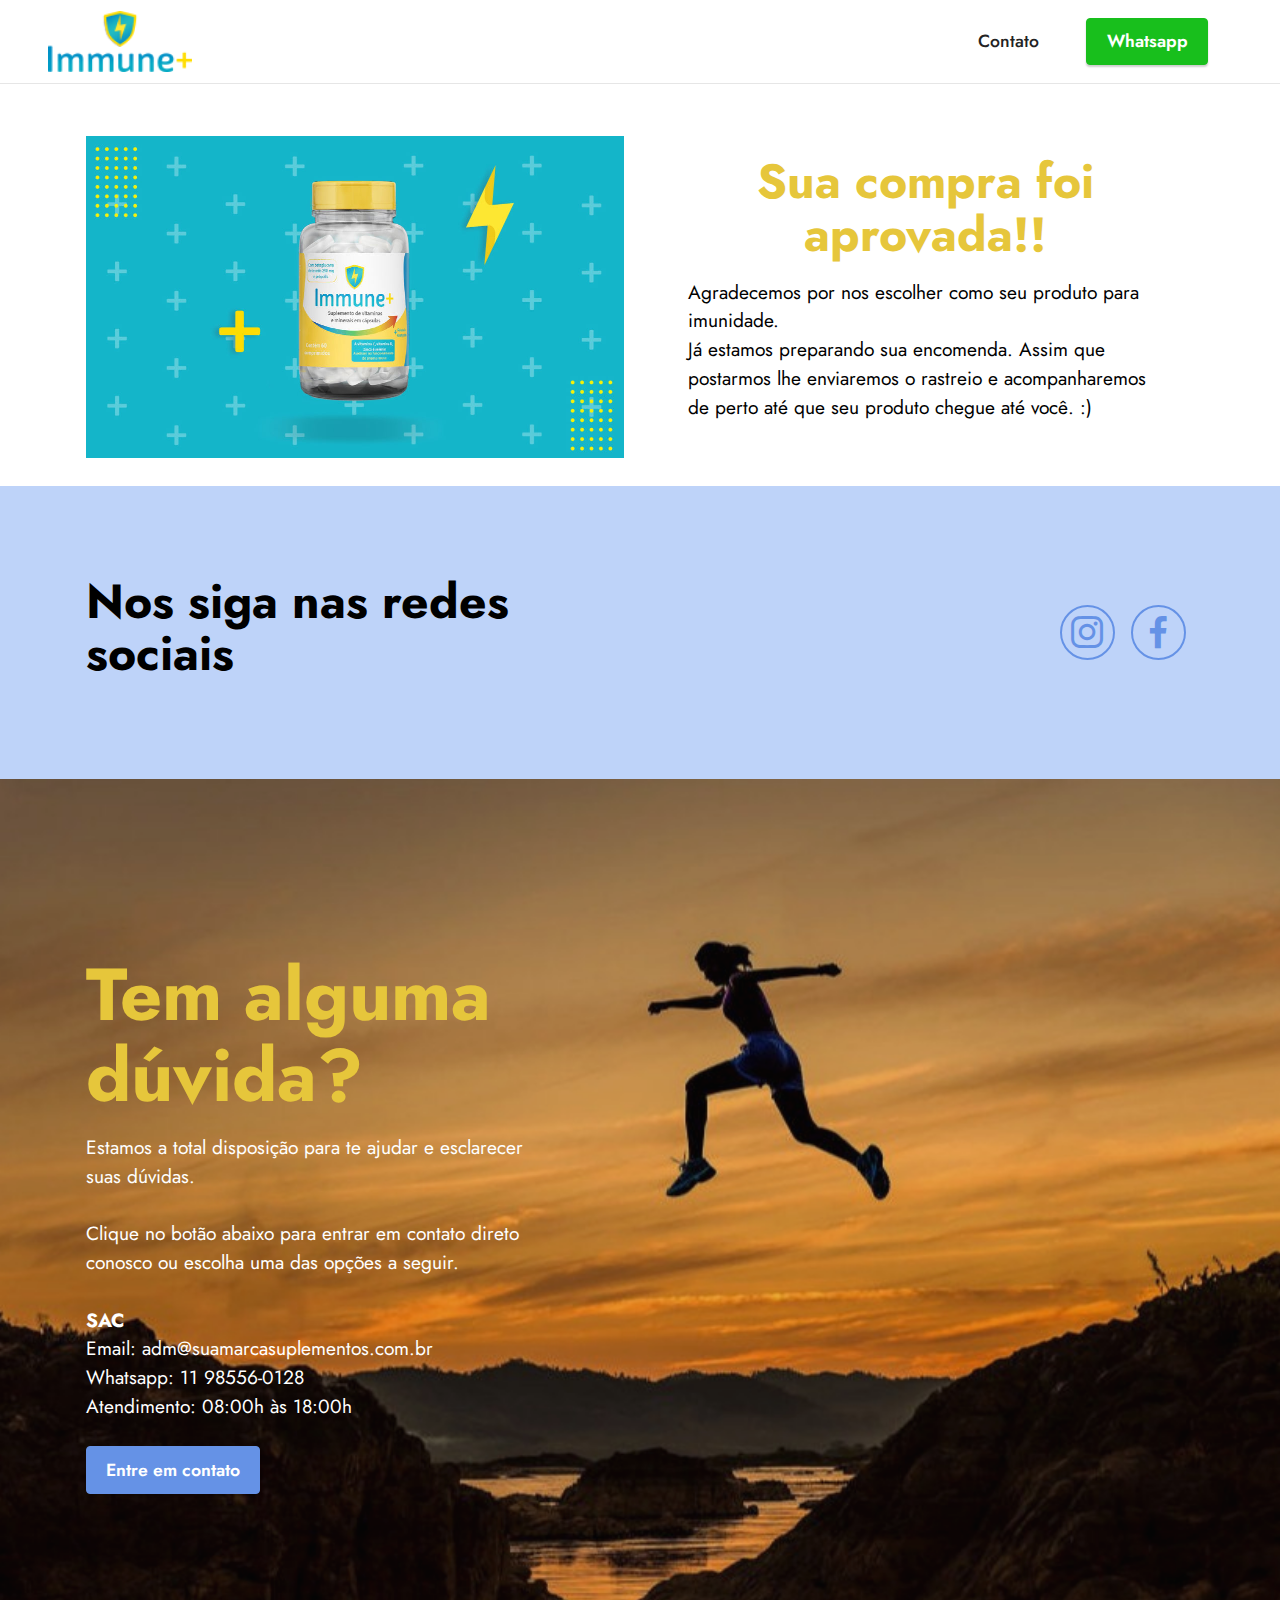
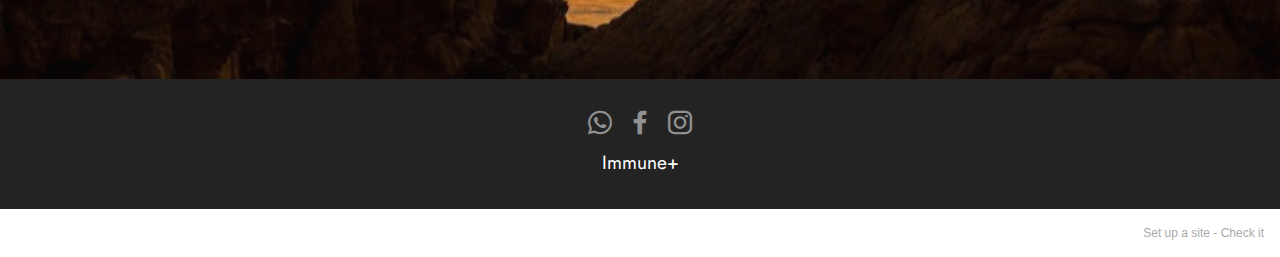
<file: Aprovada.html>
<!DOCTYPE html>
<html  >
<head>
  <!-- Site made with Mobirise Website Builder v5.3.10, https://mobirise.com -->
  <meta charset="UTF-8">
  <meta http-equiv="X-UA-Compatible" content="IE=edge">
  <meta name="generator" content="Mobirise v5.3.10, mobirise.com">
  <meta name="viewport" content="width=device-width, initial-scale=1, minimum-scale=1">
  <link rel="shortcut icon" href="assets/images/logo-121x51.png" type="image/x-icon">
  <meta name="description" content="">
  
  
  <title>Aprovada</title>
  <link rel="stylesheet" href="assets/tether/tether.min.css">
  <link rel="stylesheet" href="assets/bootstrap/css/bootstrap.min.css">
  <link rel="stylesheet" href="assets/bootstrap/css/bootstrap-grid.min.css">
  <link rel="stylesheet" href="assets/bootstrap/css/bootstrap-reboot.min.css">
  <link rel="stylesheet" href="assets/socicon/css/styles.css">
  <link rel="stylesheet" href="assets/dropdown/css/style.css">
  <link rel="stylesheet" href="assets/theme/css/style.css">
  <link rel="preload" href="https://fonts.googleapis.com/css?family=Jost:100,200,300,400,500,600,700,800,900,100i,200i,300i,400i,500i,600i,700i,800i,900i&display=swap" as="style" onload="this.onload=null;this.rel='stylesheet'">
  <noscript><link rel="stylesheet" href="https://fonts.googleapis.com/css?family=Jost:100,200,300,400,500,600,700,800,900,100i,200i,300i,400i,500i,600i,700i,800i,900i&display=swap"></noscript>
  <link rel="preload" as="style" href="assets/mobirise/css/mbr-additional.css"><link rel="stylesheet" href="assets/mobirise/css/mbr-additional.css" type="text/css">
  
  
  
  
</head>
<body>

<!-- Analytics -->
<!-- Global site tag (gtag.js) - Google Analytics -->
<script async src="https://www.googletagmanager.com/gtag/js?id=G-93NF9G86T4"></script>
<script>
  window.dataLayer = window.dataLayer || [];
  function gtag(){dataLayer.push(arguments);}
  gtag('js', new Date());

  gtag('config', 'G-93NF9G86T4');
</script>
<!-- /Analytics -->


  
  <section class="menu cid-sDfFAs3XtH" once="menu" id="menu1-24">
    
    <nav class="navbar navbar-dropdown navbar-fixed-top navbar-expand-lg">
        <div class="container-fluid">
            <div class="navbar-brand">
                <span class="navbar-logo">
                    <a href="index.html">
                        <img src="assets/images/logo-121x51.png" alt="Immune+" style="height: 3.8rem;">
                    </a>
                </span>
                
            </div>
            <button class="navbar-toggler" type="button" data-toggle="collapse" data-target="#navbarSupportedContent" aria-controls="navbarNavAltMarkup" aria-expanded="false" aria-label="Toggle navigation">
                <div class="hamburger">
                    <span></span>
                    <span></span>
                    <span></span>
                    <span></span>
                </div>
            </button>
            <div class="collapse navbar-collapse" id="navbarSupportedContent">
                <ul class="navbar-nav nav-dropdown" data-app-modern-menu="true"><li class="nav-item"><a class="nav-link link text-black text-primary display-4" href="Immune+.html#header1-1n">Contato</a></li></ul>
                
                <div class="navbar-buttons mbr-section-btn"><a class="btn btn-secondary display-4" href="https://linktr.ee/Immunemais" target="_blank">Whatsapp</a></div>
            </div>
        </div>
    </nav>

</section>

<section class="image1 cid-sDfFAgtSnd" id="image1-1r">
    

    

    <div class="container">
        <div class="row align-items-center">
            <div class="col-12 col-lg-6">
                <div class="image-wrapper">
                    <img src="assets/images/banner-immune-1076x643.jpg" alt="Mobirise">
                    
                </div>
            </div>
            <div class="col-12 col-lg">
                <div class="text-wrapper">
                    <h3 class="mbr-section-title mbr-fonts-style mb-3 display-2"><strong>Sua compra foi aprovada!!</strong></h3>
                    <p class="mbr-text mbr-fonts-style display-7">Agradecemos por nos escolher como seu produto para imunidade.<br>Já estamos preparando sua encomenda. Assim que postarmos lhe enviaremos o rastreio e acompanharemos de perto até que seu produto chegue até você. :)</p>
                </div>
            </div>
        </div>
    </div>
</section>

<section class="contacts4 cid-sDfFAqxFbO" id="contacts4-22">

    

    

    <div class="container">
        <div class="row align-items-center justify-content-center">
            <div class="text-content col-12 col-md-6">
                <h2 class="mbr-section-title mbr-fonts-style display-2">
                    <strong>Nos siga nas redes sociais</strong></h2>
                
            </div>
            <div class="icons d-flex align-items-center col-12 col-md-6 justify-content-end mt-md-0 mt-2 flex-wrap">
                <a href="https://www.instagram.com/immune_mais/" target="_blank">
                    <span class="mbr-iconfont mbr-iconfont-social socicon-instagram socicon"></span>
                </a>
                <a href="https://www.facebook.com/immunemaisaude" target="_blank">
                    <span class="mbr-iconfont mbr-iconfont-social socicon-facebook socicon"></span>
                </a>
                
                
                
                
                
                
                
                
            </div>
        </div>
    </div>
    
</section>

<section class="header1 cid-sDfFArlTE2 mbr-fullscreen" id="header1-23">

    

    <div class="mbr-overlay" style="opacity: 0.1; background-color: rgb(35, 35, 35);"></div>

    <div class="container">
        <div class="row">
            <div class="col-12 col-lg-5">
                <h1 class="mbr-section-title mbr-fonts-style mb-3 display-1"><strong>Tem alguma dúvida?</strong></h1>
                
                <p class="mbr-text mbr-fonts-style display-7">Estamos a total disposição para te ajudar e esclarecer suas dúvidas.
<br>
<br>Clique no botão abaixo para entrar em contato direto conosco ou escolha uma das opções a seguir.
<br>
<br><strong>SAC
</strong><br>Email: adm@suamarcasuplementos.com.br
<br>Whatsapp: 11 98556-0128
<br>Atendimento: 08:00h às 18:00h</p>
                <div class="mbr-section-btn mt-3"><a class="btn btn-primary display-4" href="https://linktr.ee/Immunemais" target="_blank">Entre em contato</a></div>
            </div>
        </div>
    </div>
</section>

<section class="footer3 cid-sDfFAt3dcm" once="footers" id="footer3-25">

    

    

    <div class="container">
        <div class="media-container-row align-center mbr-white">
            
            <div class="row social-row">
                <div class="social-list align-right pb-2">
                    
                    
                    
                    
                    
                    
                <div class="soc-item">
                        <a href="https://linktr.ee/Immunemais" target="_blank">
                            <span class="mbr-iconfont mbr-iconfont-social socicon-whatsapp socicon"></span>
                        </a>
                    </div><div class="soc-item">
                        <a href="https://www.facebook.com/immunemaisaude" target="_blank">
                            <span class="mbr-iconfont mbr-iconfont-social socicon-facebook socicon"></span>
                        </a>
                    </div><div class="soc-item">
                        <a href="https://www.instagram.com/immune_mais/" target="_blank">
                            <span class="mbr-iconfont mbr-iconfont-social socicon-instagram socicon"></span>
                        </a>
                    </div></div>
            </div>
            <div class="row row-copirayt">
                <p class="mbr-text mb-0 mbr-fonts-style mbr-white align-center display-7">Immune+</p>
            </div>
        </div>
    </div>
</section><section style="background-color: #fff; font-family: -apple-system, BlinkMacSystemFont, 'Segoe UI', 'Roboto', 'Helvetica Neue', Arial, sans-serif; color:#aaa; font-size:12px; padding: 0; align-items: center; display: flex;"><a href="https://mobirise.site/k" style="flex: 1 1; height: 3rem; padding-left: 1rem;"></a><p style="flex: 0 0 auto; margin:0; padding-right:1rem;">Set up a site - <a href="https://mobirise.site/v" style="color:#aaa;">Check it</a></p></section><script src="assets/web/assets/jquery/jquery.min.js"></script>  <script src="assets/popper/popper.min.js"></script>  <script src="assets/tether/tether.min.js"></script>  <script src="assets/bootstrap/js/bootstrap.min.js"></script>  <script src="assets/smoothscroll/smooth-scroll.js"></script>  <script src="assets/sociallikes/social-likes.js"></script>  <script src="assets/dropdown/js/nav-dropdown.js"></script>  <script src="assets/dropdown/js/navbar-dropdown.js"></script>  <script src="assets/touchswipe/jquery.touch-swipe.min.js"></script>  <script src="assets/theme/js/script.js"></script>  
  
  
</body>
</html>
</file>
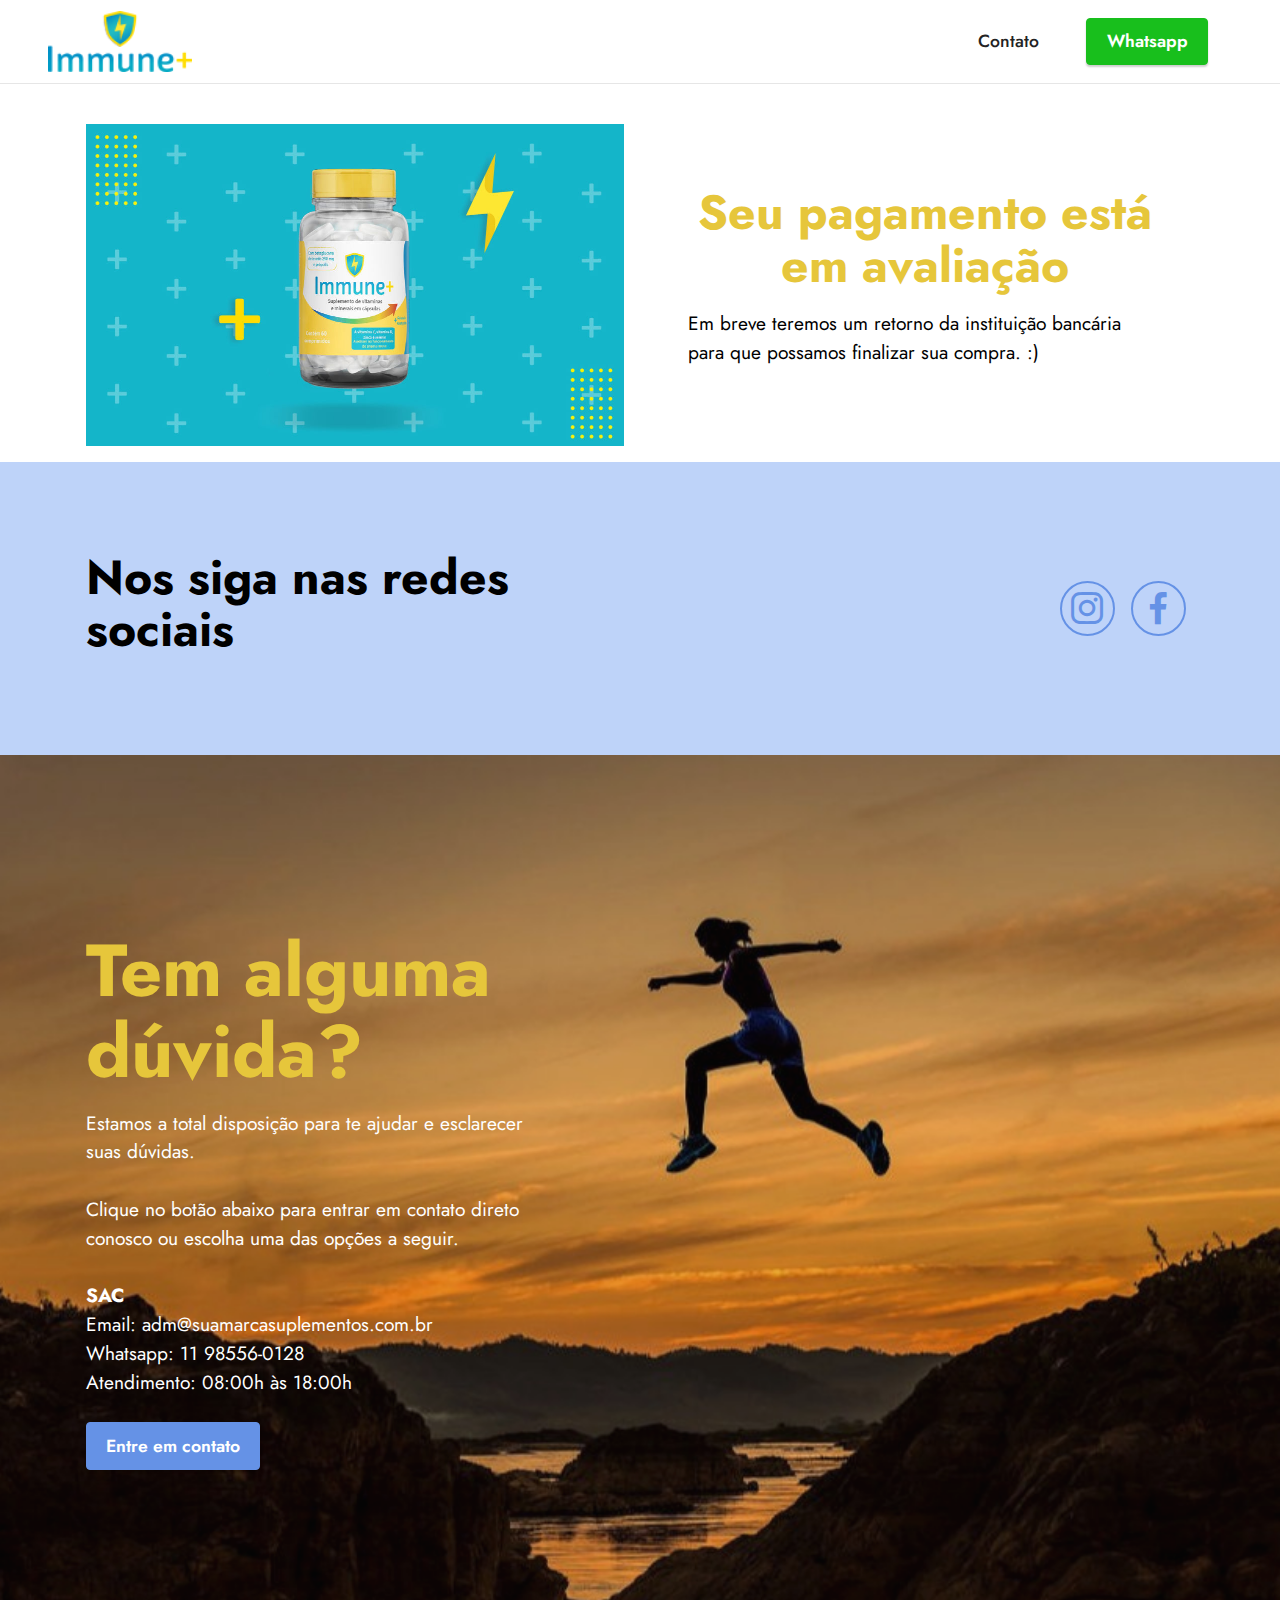
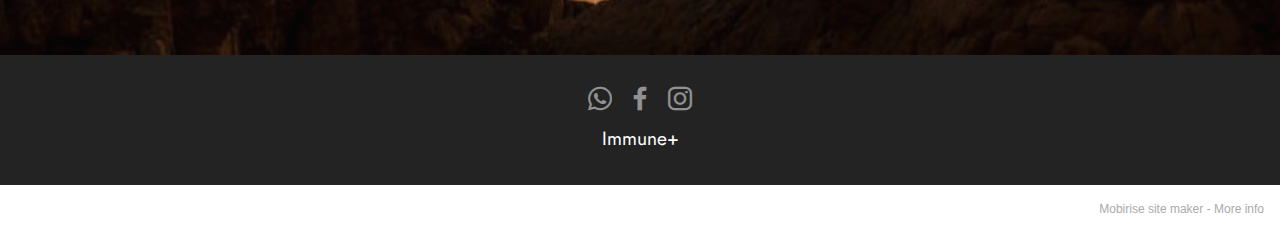
<file: Avaliacao.html>
<!DOCTYPE html>
<html  >
<head>
  <!-- Site made with Mobirise Website Builder v5.3.10, https://mobirise.com -->
  <meta charset="UTF-8">
  <meta http-equiv="X-UA-Compatible" content="IE=edge">
  <meta name="generator" content="Mobirise v5.3.10, mobirise.com">
  <meta name="viewport" content="width=device-width, initial-scale=1, minimum-scale=1">
  <link rel="shortcut icon" href="assets/images/logo-121x51.png" type="image/x-icon">
  <meta name="description" content="">
  
  
  <title>Em avaliação</title>
  <link rel="stylesheet" href="assets/tether/tether.min.css">
  <link rel="stylesheet" href="assets/bootstrap/css/bootstrap.min.css">
  <link rel="stylesheet" href="assets/bootstrap/css/bootstrap-grid.min.css">
  <link rel="stylesheet" href="assets/bootstrap/css/bootstrap-reboot.min.css">
  <link rel="stylesheet" href="assets/socicon/css/styles.css">
  <link rel="stylesheet" href="assets/dropdown/css/style.css">
  <link rel="stylesheet" href="assets/theme/css/style.css">
  <link rel="preload" href="https://fonts.googleapis.com/css?family=Jost:100,200,300,400,500,600,700,800,900,100i,200i,300i,400i,500i,600i,700i,800i,900i&display=swap" as="style" onload="this.onload=null;this.rel='stylesheet'">
  <noscript><link rel="stylesheet" href="https://fonts.googleapis.com/css?family=Jost:100,200,300,400,500,600,700,800,900,100i,200i,300i,400i,500i,600i,700i,800i,900i&display=swap"></noscript>
  <link rel="preload" as="style" href="assets/mobirise/css/mbr-additional.css"><link rel="stylesheet" href="assets/mobirise/css/mbr-additional.css" type="text/css">
  
  
  
  
</head>
<body>

<!-- Analytics -->
<!-- Global site tag (gtag.js) - Google Analytics -->
<script async src="https://www.googletagmanager.com/gtag/js?id=G-93NF9G86T4"></script>
<script>
  window.dataLayer = window.dataLayer || [];
  function gtag(){dataLayer.push(arguments);}
  gtag('js', new Date());

  gtag('config', 'G-93NF9G86T4');
</script>
<!-- /Analytics -->


  
  <section class="menu cid-sDfL309QMn" once="menu" id="menu1-2h">
    
    <nav class="navbar navbar-dropdown navbar-fixed-top navbar-expand-lg">
        <div class="container-fluid">
            <div class="navbar-brand">
                <span class="navbar-logo">
                    <a href="index.html">
                        <img src="assets/images/logo-121x51.png" alt="Immune+" style="height: 3.8rem;">
                    </a>
                </span>
                
            </div>
            <button class="navbar-toggler" type="button" data-toggle="collapse" data-target="#navbarSupportedContent" aria-controls="navbarNavAltMarkup" aria-expanded="false" aria-label="Toggle navigation">
                <div class="hamburger">
                    <span></span>
                    <span></span>
                    <span></span>
                    <span></span>
                </div>
            </button>
            <div class="collapse navbar-collapse" id="navbarSupportedContent">
                <ul class="navbar-nav nav-dropdown" data-app-modern-menu="true"><li class="nav-item"><a class="nav-link link text-black text-primary display-4" href="Immune+.html#header1-1n">Contato</a></li></ul>
                
                <div class="navbar-buttons mbr-section-btn"><a class="btn btn-secondary display-4" href="https://linktr.ee/Immunemais" target="_blank">Whatsapp</a></div>
            </div>
        </div>
    </nav>

</section>

<section class="image1 cid-sDfL2XCyvt" id="image1-2e">
    

    

    <div class="container">
        <div class="row align-items-center">
            <div class="col-12 col-lg-6">
                <div class="image-wrapper">
                    <img src="assets/images/banner-immune-1076x643.jpg" alt="Mobirise">
                    
                </div>
            </div>
            <div class="col-12 col-lg">
                <div class="text-wrapper">
                    <h3 class="mbr-section-title mbr-fonts-style mb-3 display-2"><strong>Seu pagamento está em avaliação</strong></h3>
                    <p class="mbr-text mbr-fonts-style display-7">Em breve teremos um retorno da instituição bancária para que possamos finalizar sua compra. :)</p>
                </div>
            </div>
        </div>
    </div>
</section>

<section class="contacts4 cid-sDfL2YiSIZ" id="contacts4-2f">

    

    

    <div class="container">
        <div class="row align-items-center justify-content-center">
            <div class="text-content col-12 col-md-6">
                <h2 class="mbr-section-title mbr-fonts-style display-2">
                    <strong>Nos siga nas redes sociais</strong></h2>
                
            </div>
            <div class="icons d-flex align-items-center col-12 col-md-6 justify-content-end mt-md-0 mt-2 flex-wrap">
                <a href="https://twitter.com/mobirise" target="_blank">
                    <span class="mbr-iconfont mbr-iconfont-social socicon-instagram socicon"></span>
                </a>
                <a href="https://www.facebook.com/immunemaisaude" target="_blank">
                    <span class="mbr-iconfont mbr-iconfont-social socicon-facebook socicon"></span>
                </a>
                
                
                
                
                
                
                
                
            </div>
        </div>
    </div>
    
</section>

<section class="header1 cid-sDfL2ZvJYS mbr-fullscreen" id="header1-2g">

    

    <div class="mbr-overlay" style="opacity: 0.1; background-color: rgb(35, 35, 35);"></div>

    <div class="container">
        <div class="row">
            <div class="col-12 col-lg-5">
                <h1 class="mbr-section-title mbr-fonts-style mb-3 display-1"><strong>Tem alguma dúvida?</strong></h1>
                
                <p class="mbr-text mbr-fonts-style display-7">Estamos a total disposição para te ajudar e esclarecer suas dúvidas.
<br>
<br>Clique no botão abaixo para entrar em contato direto conosco ou escolha uma das opções a seguir.
<br>
<br><strong>SAC
</strong><br>Email: adm@suamarcasuplementos.com.br
<br>Whatsapp: 11 98556-0128
<br>Atendimento: 08:00h às 18:00h</p>
                <div class="mbr-section-btn mt-3"><a class="btn btn-primary display-4" href="https://linktr.ee/Immunemais" target="_blank">Entre em contato</a></div>
            </div>
        </div>
    </div>
</section>

<section class="footer3 cid-sDfL315UyU" once="footers" id="footer3-2i">

    

    

    <div class="container">
        <div class="media-container-row align-center mbr-white">
            
            <div class="row social-row">
                <div class="social-list align-right pb-2">
                    
                    
                    
                    
                    
                    
                <div class="soc-item">
                        <a href="https://linktr.ee/Immunemais" target="_blank">
                            <span class="mbr-iconfont mbr-iconfont-social socicon-whatsapp socicon"></span>
                        </a>
                    </div><div class="soc-item">
                        <a href="https://www.facebook.com/immunemaisaude" target="_blank">
                            <span class="mbr-iconfont mbr-iconfont-social socicon-facebook socicon"></span>
                        </a>
                    </div><div class="soc-item">
                        <a href="https://www.instagram.com/immune_mais/" target="_blank">
                            <span class="mbr-iconfont mbr-iconfont-social socicon-instagram socicon"></span>
                        </a>
                    </div></div>
            </div>
            <div class="row row-copirayt">
                <p class="mbr-text mb-0 mbr-fonts-style mbr-white align-center display-7">Immune+</p>
            </div>
        </div>
    </div>
</section><section style="background-color: #fff; font-family: -apple-system, BlinkMacSystemFont, 'Segoe UI', 'Roboto', 'Helvetica Neue', Arial, sans-serif; color:#aaa; font-size:12px; padding: 0; align-items: center; display: flex;"><a href="https://mobirise.site/s" style="flex: 1 1; height: 3rem; padding-left: 1rem;"></a><p style="flex: 0 0 auto; margin:0; padding-right:1rem;">Mobirise site maker - <a href="https://mobirise.site/o" style="color:#aaa;">More info</a></p></section><script src="assets/web/assets/jquery/jquery.min.js"></script>  <script src="assets/popper/popper.min.js"></script>  <script src="assets/tether/tether.min.js"></script>  <script src="assets/bootstrap/js/bootstrap.min.js"></script>  <script src="assets/smoothscroll/smooth-scroll.js"></script>  <script src="assets/sociallikes/social-likes.js"></script>  <script src="assets/dropdown/js/nav-dropdown.js"></script>  <script src="assets/dropdown/js/navbar-dropdown.js"></script>  <script src="assets/touchswipe/jquery.touch-swipe.min.js"></script>  <script src="assets/theme/js/script.js"></script>  
  
  
</body>
</html>
</file>
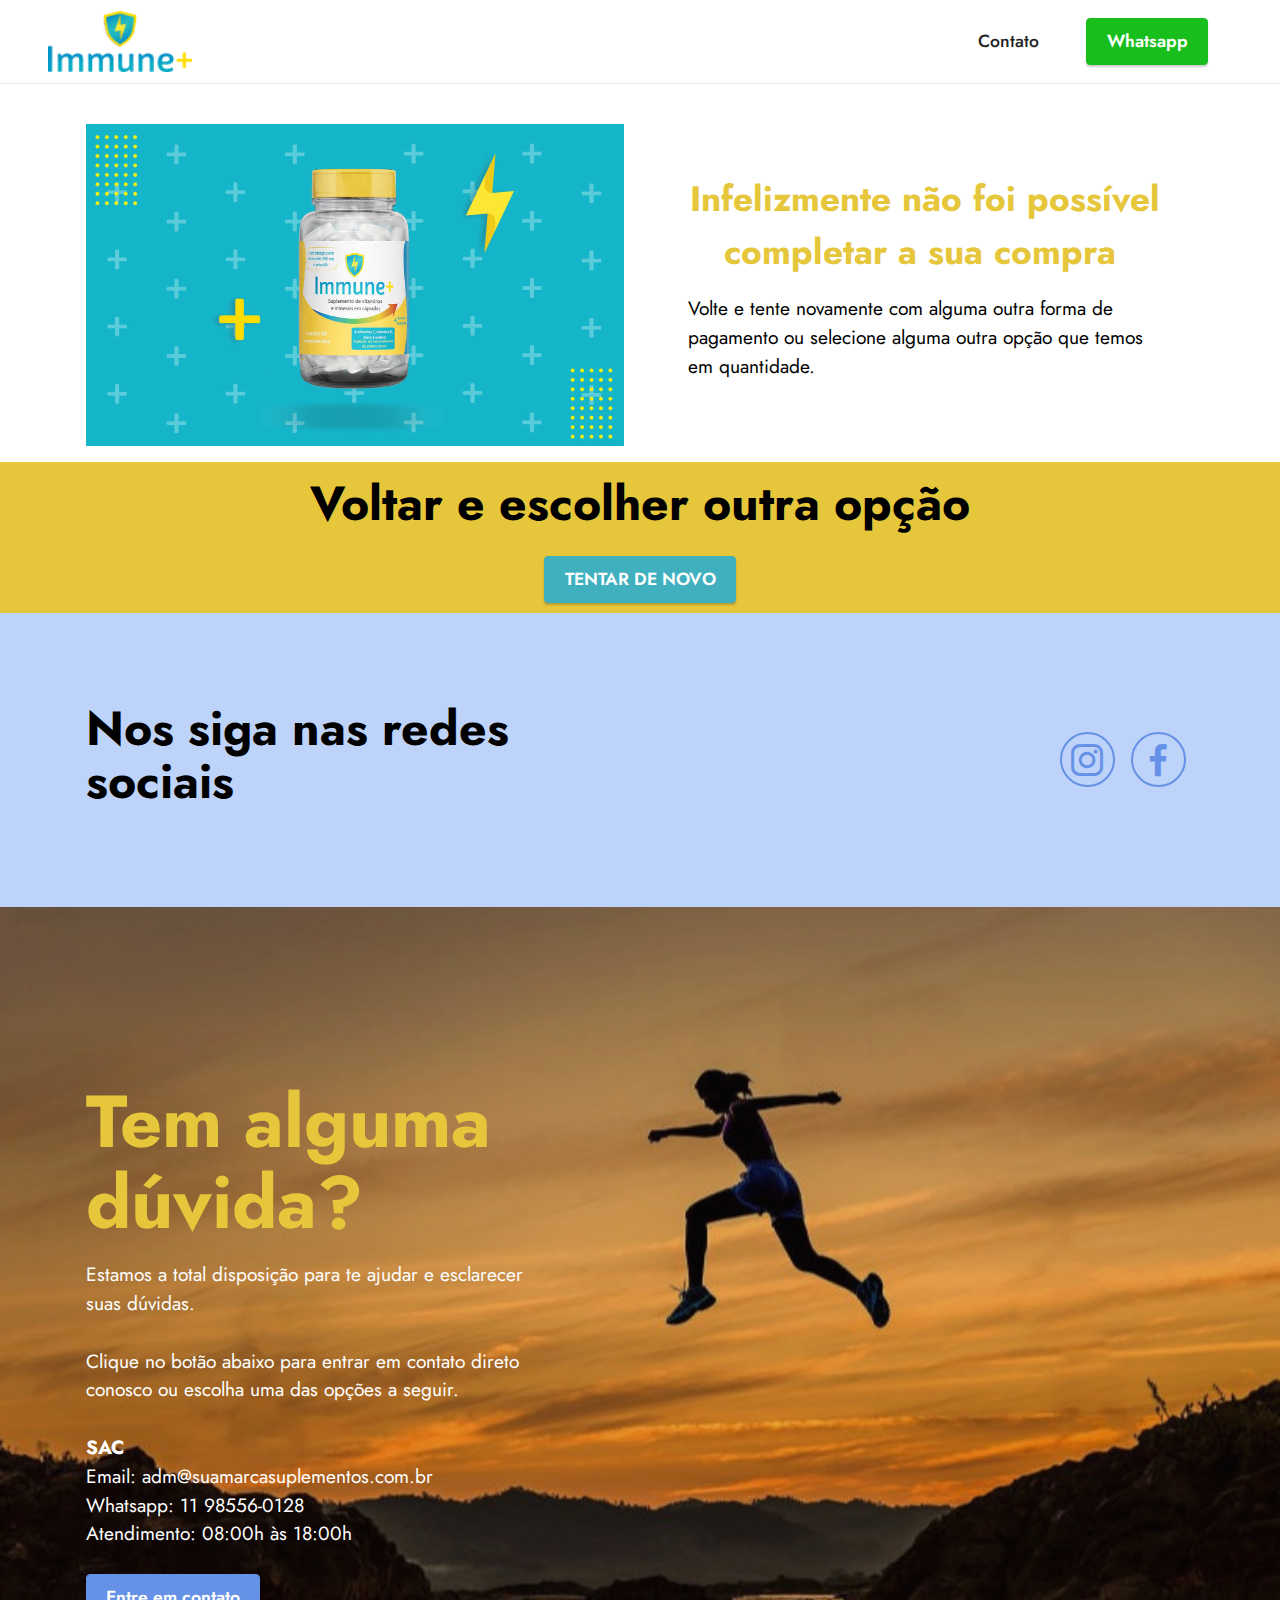
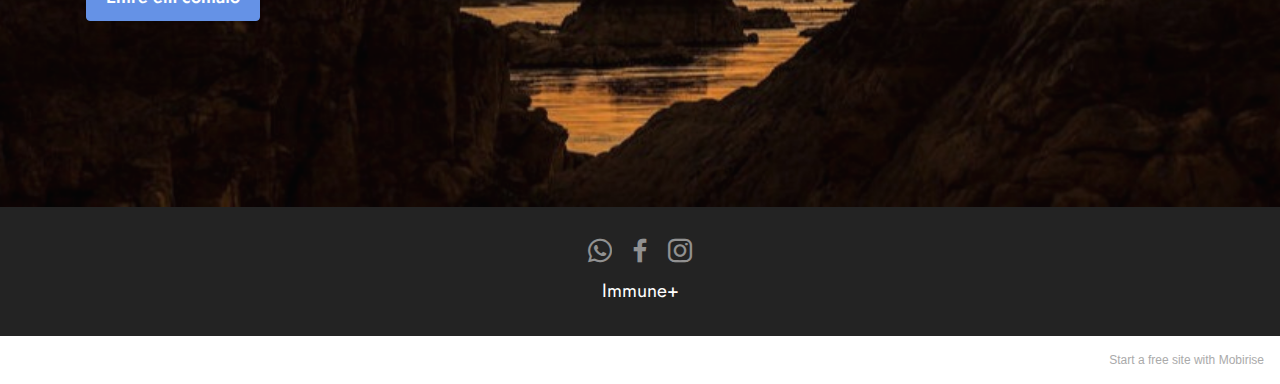
<file: Negada.html>
<!DOCTYPE html>
<html  >
<head>
  <!-- Site made with Mobirise Website Builder v5.3.10, https://mobirise.com -->
  <meta charset="UTF-8">
  <meta http-equiv="X-UA-Compatible" content="IE=edge">
  <meta name="generator" content="Mobirise v5.3.10, mobirise.com">
  <meta name="viewport" content="width=device-width, initial-scale=1, minimum-scale=1">
  <link rel="shortcut icon" href="assets/images/logo-121x51.png" type="image/x-icon">
  <meta name="description" content="">
  
  
  <title>Negada</title>
  <link rel="stylesheet" href="assets/tether/tether.min.css">
  <link rel="stylesheet" href="assets/bootstrap/css/bootstrap.min.css">
  <link rel="stylesheet" href="assets/bootstrap/css/bootstrap-grid.min.css">
  <link rel="stylesheet" href="assets/bootstrap/css/bootstrap-reboot.min.css">
  <link rel="stylesheet" href="assets/socicon/css/styles.css">
  <link rel="stylesheet" href="assets/dropdown/css/style.css">
  <link rel="stylesheet" href="assets/theme/css/style.css">
  <link rel="preload" href="https://fonts.googleapis.com/css?family=Jost:100,200,300,400,500,600,700,800,900,100i,200i,300i,400i,500i,600i,700i,800i,900i&display=swap" as="style" onload="this.onload=null;this.rel='stylesheet'">
  <noscript><link rel="stylesheet" href="https://fonts.googleapis.com/css?family=Jost:100,200,300,400,500,600,700,800,900,100i,200i,300i,400i,500i,600i,700i,800i,900i&display=swap"></noscript>
  <link rel="preload" as="style" href="assets/mobirise/css/mbr-additional.css"><link rel="stylesheet" href="assets/mobirise/css/mbr-additional.css" type="text/css">
  
  
  
  
</head>
<body>

<!-- Analytics -->
<!-- Global site tag (gtag.js) - Google Analytics -->
<script async src="https://www.googletagmanager.com/gtag/js?id=G-93NF9G86T4"></script>
<script>
  window.dataLayer = window.dataLayer || [];
  function gtag(){dataLayer.push(arguments);}
  gtag('js', new Date());

  gtag('config', 'G-93NF9G86T4');
</script>
<!-- /Analytics -->


  
  <section class="menu cid-sDfIrxxlqJ" once="menu" id="menu1-29">
    
    <nav class="navbar navbar-dropdown navbar-fixed-top navbar-expand-lg">
        <div class="container-fluid">
            <div class="navbar-brand">
                <span class="navbar-logo">
                    <a href="index.html">
                        <img src="assets/images/logo-121x51.png" alt="Immune+" style="height: 3.8rem;">
                    </a>
                </span>
                
            </div>
            <button class="navbar-toggler" type="button" data-toggle="collapse" data-target="#navbarSupportedContent" aria-controls="navbarNavAltMarkup" aria-expanded="false" aria-label="Toggle navigation">
                <div class="hamburger">
                    <span></span>
                    <span></span>
                    <span></span>
                    <span></span>
                </div>
            </button>
            <div class="collapse navbar-collapse" id="navbarSupportedContent">
                <ul class="navbar-nav nav-dropdown" data-app-modern-menu="true"><li class="nav-item"><a class="nav-link link text-black text-primary display-4" href="Immune+.html#header1-1n">Contato</a></li></ul>
                
                <div class="navbar-buttons mbr-section-btn"><a class="btn btn-secondary display-4" href="https://linktr.ee/Immunemais" target="_blank">Whatsapp</a></div>
            </div>
        </div>
    </nav>

</section>

<section class="image1 cid-sDfIruBcFU" id="image1-26">
    

    

    <div class="container">
        <div class="row align-items-center">
            <div class="col-12 col-lg-6">
                <div class="image-wrapper">
                    <img src="assets/images/banner-immune-1076x643.jpg" alt="Mobirise">
                    
                </div>
            </div>
            <div class="col-12 col-lg">
                <div class="text-wrapper">
                    <h3 class="mbr-section-title mbr-fonts-style mb-3 display-5"><strong>Infelizmente não foi possível completar a sua compra&nbsp;</strong></h3>
                    <p class="mbr-text mbr-fonts-style display-7">Volte e tente novamente com alguma outra forma de pagamento ou selecione alguma outra opção que temos&nbsp; em quantidade.</p>
                </div>
            </div>
        </div>
    </div>
</section>

<section class="header6 cid-sDfK5sF4MR" id="header6-2d">

    

    

    <div class="align-center container">
        <div class="row justify-content-center">
            <div class="col-12 col-lg-12">
                <h1 class="mbr-section-title mbr-fonts-style mbr-white mb-3 display-2"><strong>Voltar e escolher outra opção</strong></h1>
                
                
                <div class="mbr-section-btn mt-3"><a class="btn btn-success display-4" href="index.html#features4-1k">TENTAR DE NOVO</a></div>
            </div>
        </div>
    </div>
</section>

<section class="contacts4 cid-sDfIrvAAFF" id="contacts4-27">

    

    

    <div class="container">
        <div class="row align-items-center justify-content-center">
            <div class="text-content col-12 col-md-6">
                <h2 class="mbr-section-title mbr-fonts-style display-2">
                    <strong>Nos siga nas redes sociais</strong></h2>
                
            </div>
            <div class="icons d-flex align-items-center col-12 col-md-6 justify-content-end mt-md-0 mt-2 flex-wrap">
                <a href="https://www.instagram.com/immune_mais/" target="_blank">
                    <span class="mbr-iconfont mbr-iconfont-social socicon-instagram socicon"></span>
                </a>
                <a href="https://www.facebook.com/immunemaisaude" target="_blank">
                    <span class="mbr-iconfont mbr-iconfont-social socicon-facebook socicon"></span>
                </a>
                
                
                
                
                
                
                
                
            </div>
        </div>
    </div>
    
</section>

<section class="header1 cid-sDfIrwQidx mbr-fullscreen" id="header1-28">

    

    <div class="mbr-overlay" style="opacity: 0.1; background-color: rgb(35, 35, 35);"></div>

    <div class="container">
        <div class="row">
            <div class="col-12 col-lg-5">
                <h1 class="mbr-section-title mbr-fonts-style mb-3 display-1"><strong>Tem alguma dúvida?</strong></h1>
                
                <p class="mbr-text mbr-fonts-style display-7">Estamos a total disposição para te ajudar e esclarecer suas dúvidas.
<br>
<br>Clique no botão abaixo para entrar em contato direto conosco ou escolha uma das opções a seguir.
<br>
<br><strong>SAC
</strong><br>Email: adm@suamarcasuplementos.com.br
<br>Whatsapp: 11 98556-0128
<br>Atendimento: 08:00h às 18:00h</p>
                <div class="mbr-section-btn mt-3"><a class="btn btn-primary display-4" href="https://linktr.ee/Immunemais" target="_blank">Entre em contato</a></div>
            </div>
        </div>
    </div>
</section>

<section class="footer3 cid-sDfIryulmQ" once="footers" id="footer3-2a">

    

    

    <div class="container">
        <div class="media-container-row align-center mbr-white">
            
            <div class="row social-row">
                <div class="social-list align-right pb-2">
                    
                    
                    
                    
                    
                    
                <div class="soc-item">
                        <a href="https://linktr.ee/Immunemais" target="_blank">
                            <span class="mbr-iconfont mbr-iconfont-social socicon-whatsapp socicon"></span>
                        </a>
                    </div><div class="soc-item">
                        <a href="https://www.facebook.com/immunemaisaude" target="_blank">
                            <span class="mbr-iconfont mbr-iconfont-social socicon-facebook socicon"></span>
                        </a>
                    </div><div class="soc-item">
                        <a href="https://www.instagram.com/immune_mais/" target="_blank">
                            <span class="mbr-iconfont mbr-iconfont-social socicon-instagram socicon"></span>
                        </a>
                    </div></div>
            </div>
            <div class="row row-copirayt">
                <p class="mbr-text mb-0 mbr-fonts-style mbr-white align-center display-7">Immune+</p>
            </div>
        </div>
    </div>
</section><section style="background-color: #fff; font-family: -apple-system, BlinkMacSystemFont, 'Segoe UI', 'Roboto', 'Helvetica Neue', Arial, sans-serif; color:#aaa; font-size:12px; padding: 0; align-items: center; display: flex;"><a href="https://mobirise.site/q" style="flex: 1 1; height: 3rem; padding-left: 1rem;"></a><p style="flex: 0 0 auto; margin:0; padding-right:1rem;">Start a free site with <a href="https://mobirise.site/z" style="color:#aaa;">Mobirise</a></p></section><script src="assets/web/assets/jquery/jquery.min.js"></script>  <script src="assets/popper/popper.min.js"></script>  <script src="assets/tether/tether.min.js"></script>  <script src="assets/bootstrap/js/bootstrap.min.js"></script>  <script src="assets/smoothscroll/smooth-scroll.js"></script>  <script src="assets/sociallikes/social-likes.js"></script>  <script src="assets/dropdown/js/nav-dropdown.js"></script>  <script src="assets/dropdown/js/navbar-dropdown.js"></script>  <script src="assets/touchswipe/jquery.touch-swipe.min.js"></script>  <script src="assets/theme/js/script.js"></script>  
  
  
</body>
</html>
</file>
<file: assets/web/assets/mobirise-icons2/mobirise2.css>
@font-face {
  font-family: 'Moririse2';
  font-display: swap;
  src:  url('mobirise2.eot?f2bix4');
  src:  url('mobirise2.eot?f2bix4#iefix') format('embedded-opentype'),
    url('mobirise2.ttf?f2bix4') format('truetype'),
    url('mobirise2.woff?f2bix4') format('woff'),
    url('mobirise2.svg?f2bix4#mobirise2') format('svg');
  font-weight: normal;
  font-style: normal;
}

[class^="mobi-"], [class*=" mobi-"] {
  /* use !important to prevent issues with browser extensions that change fonts */
  font-family: 'Moririse2' !important;
  speak: none;
  font-style: normal;
  font-weight: normal;
  font-variant: normal;
  text-transform: none;
  line-height: 1;

  /* Better Font Rendering =========== */
  -webkit-font-smoothing: antialiased;
  -moz-osx-font-smoothing: grayscale;
}

.mobi-mbri-add-submenu:before {
  content: "\e900";
}
.mobi-mbri-alert:before {
  content: "\e901";
}
.mobi-mbri-align-center:before {
  content: "\e902";
}
.mobi-mbri-align-justify:before {
  content: "\e903";
}
.mobi-mbri-align-left:before {
  content: "\e904";
}
.mobi-mbri-align-right:before {
  content: "\e905";
}
.mobi-mbri-android:before {
  content: "\e906";
}
.mobi-mbri-apple:before {
  content: "\e907";
}
.mobi-mbri-arrow-down:before {
  content: "\e908";
}
.mobi-mbri-arrow-next:before {
  content: "\e909";
}
.mobi-mbri-arrow-prev:before {
  content: "\e90a";
}
.mobi-mbri-arrow-up:before {
  content: "\e90b";
}
.mobi-mbri-bold:before {
  content: "\e90c";
}
.mobi-mbri-bookmark:before {
  content: "\e90d";
}
.mobi-mbri-bootstrap:before {
  content: "\e90e";
}
.mobi-mbri-briefcase:before {
  content: "\e90f";
}
.mobi-mbri-browse:before {
  content: "\e910";
}
.mobi-mbri-bulleted-list:before {
  content: "\e911";
}
.mobi-mbri-calendar:before {
  content: "\e912";
}
.mobi-mbri-camera:before {
  content: "\e913";
}
.mobi-mbri-cart-add:before {
  content: "\e914";
}
.mobi-mbri-cart-full:before {
  content: "\e915";
}
.mobi-mbri-cash:before {
  content: "\e916";
}
.mobi-mbri-change-style:before {
  content: "\e917";
}
.mobi-mbri-chat:before {
  content: "\e918";
}
.mobi-mbri-clock:before {
  content: "\e919";
}
.mobi-mbri-close:before {
  content: "\e91a";
}
.mobi-mbri-cloud:before {
  content: "\e91b";
}
.mobi-mbri-code:before {
  content: "\e91c";
}
.mobi-mbri-contact-form:before {
  content: "\e91d";
}
.mobi-mbri-credit-card:before {
  content: "\e91e";
}
.mobi-mbri-cursor-click:before {
  content: "\e91f";
}
.mobi-mbri-cust-feedback:before {
  content: "\e920";
}
.mobi-mbri-database:before {
  content: "\e921";
}
.mobi-mbri-delivery:before {
  content: "\e922";
}
.mobi-mbri-desktop:before {
  content: "\e923";
}
.mobi-mbri-devices:before {
  content: "\e924";
}
.mobi-mbri-down:before {
  content: "\e925";
}
.mobi-mbri-download-2:before {
  content: "\e926";
}
.mobi-mbri-download:before {
  content: "\e927";
}
.mobi-mbri-drag-n-drop-2:before {
  content: "\e928";
}
.mobi-mbri-drag-n-drop:before {
  content: "\e929";
}
.mobi-mbri-edit-2:before {
  content: "\e92a";
}
.mobi-mbri-edit:before {
  content: "\e92b";
}
.mobi-mbri-error:before {
  content: "\e92c";
}
.mobi-mbri-extension:before {
  content: "\e92d";
}
.mobi-mbri-features:before {
  content: "\e92e";
}
.mobi-mbri-file:before {
  content: "\e92f";
}
.mobi-mbri-flag:before {
  content: "\e930";
}
.mobi-mbri-folder:before {
  content: "\e931";
}
.mobi-mbri-gift:before {
  content: "\e932";
}
.mobi-mbri-github:before {
  content: "\e933";
}
.mobi-mbri-globe-2:before {
  content: "\e934";
}
.mobi-mbri-globe:before {
  content: "\e935";
}
.mobi-mbri-growing-chart:before {
  content: "\e936";
}
.mobi-mbri-hearth:before {
  content: "\e937";
}
.mobi-mbri-help:before {
  content: "\e938";
}
.mobi-mbri-home:before {
  content: "\e939";
}
.mobi-mbri-hot-cup:before {
  content: "\e93a";
}
.mobi-mbri-idea:before {
  content: "\e93b";
}
.mobi-mbri-image-gallery:before {
  content: "\e93c";
}
.mobi-mbri-image-slider:before {
  content: "\e93d";
}
.mobi-mbri-info:before {
  content: "\e93e";
}
.mobi-mbri-italic:before {
  content: "\e93f";
}
.mobi-mbri-key:before {
  content: "\e940";
}
.mobi-mbri-laptop:before {
  content: "\e941";
}
.mobi-mbri-layers:before {
  content: "\e942";
}
.mobi-mbri-left-right:before {
  content: "\e943";
}
.mobi-mbri-left:before {
  content: "\e944";
}
.mobi-mbri-letter:before {
  content: "\e945";
}
.mobi-mbri-like:before {
  content: "\e946";
}
.mobi-mbri-link:before {
  content: "\e947";
}
.mobi-mbri-lock:before {
  content: "\e948";
}
.mobi-mbri-login:before {
  content: "\e949";
}
.mobi-mbri-logout:before {
  content: "\e94a";
}
.mobi-mbri-magic-stick:before {
  content: "\e94b";
}
.mobi-mbri-map-pin:before {
  content: "\e94c";
}
.mobi-mbri-menu:before {
  content: "\e94d";
}
.mobi-mbri-mobile-2:before {
  content: "\e94e";
}
.mobi-mbri-mobile-horizontal:before {
  content: "\e94f";
}
.mobi-mbri-mobile:before {
  content: "\e950";
}
.mobi-mbri-mobirise:before {
  content: "\e951";
}
.mobi-mbri-more-horizontal:before {
  content: "\e952";
}
.mobi-mbri-more-vertical:before {
  content: "\e953";
}
.mobi-mbri-music:before {
  content: "\e954";
}
.mobi-mbri-new-file:before {
  content: "\e955";
}
.mobi-mbri-numbered-list:before {
  content: "\e956";
}
.mobi-mbri-opened-folder:before {
  content: "\e957";
}
.mobi-mbri-pages:before {
  content: "\e958";
}
.mobi-mbri-paper-plane:before {
  content: "\e959";
}
.mobi-mbri-paperclip:before {
  content: "\e95a";
}
.mobi-mbri-phone:before {
  content: "\e95b";
}
.mobi-mbri-photo:before {
  content: "\e95c";
}
.mobi-mbri-photos:before {
  content: "\e95d";
}
.mobi-mbri-pin:before {
  content: "\e95e";
}
.mobi-mbri-play:before {
  content: "\e95f";
}
.mobi-mbri-plus:before {
  content: "\e960";
}
.mobi-mbri-preview:before {
  content: "\e961";
}
.mobi-mbri-print:before {
  content: "\e962";
}
.mobi-mbri-protect:before {
  content: "\e963";
}
.mobi-mbri-question:before {
  content: "\e964";
}
.mobi-mbri-quote-left:before {
  content: "\e965";
}
.mobi-mbri-quote-right:before {
  content: "\e966";
}
.mobi-mbri-redo:before {
  content: "\e967";
}
.mobi-mbri-refresh:before {
  content: "\e968";
}
.mobi-mbri-responsive-2:before {
  content: "\e969";
}
.mobi-mbri-responsive:before {
  content: "\e96a";
}
.mobi-mbri-right:before {
  content: "\e96b";
}
.mobi-mbri-rocket:before {
  content: "\e96c";
}
.mobi-mbri-sad-face:before {
  content: "\e96d";
}
.mobi-mbri-sale:before {
  content: "\e96e";
}
.mobi-mbri-save:before {
  content: "\e96f";
}
.mobi-mbri-search:before {
  content: "\e970";
}
.mobi-mbri-setting-2:before {
  content: "\e971";
}
.mobi-mbri-setting-3:before {
  content: "\e972";
}
.mobi-mbri-setting:before {
  content: "\e973";
}
.mobi-mbri-share:before {
  content: "\e974";
}
.mobi-mbri-shopping-bag:before {
  content: "\e975";
}
.mobi-mbri-shopping-basket:before {
  content: "\e976";
}
.mobi-mbri-shopping-cart:before {
  content: "\e977";
}
.mobi-mbri-sites:before {
  content: "\e978";
}
.mobi-mbri-smile-face:before {
  content: "\e979";
}
.mobi-mbri-speed:before {
  content: "\e97a";
}
.mobi-mbri-star:before {
  content: "\e97b";
}
.mobi-mbri-success:before {
  content: "\e97c";
}
.mobi-mbri-sun:before {
  content: "\e97d";
}
.mobi-mbri-sun2:before {
  content: "\e97e";
}
.mobi-mbri-tablet-vertical:before {
  content: "\e97f";
}
.mobi-mbri-tablet:before {
  content: "\e980";
}
.mobi-mbri-target:before {
  content: "\e981";
}
.mobi-mbri-timer:before {
  content: "\e982";
}
.mobi-mbri-to-ftp:before {
  content: "\e983";
}
.mobi-mbri-to-local-drive:before {
  content: "\e984";
}
.mobi-mbri-touch-swipe:before {
  content: "\e985";
}
.mobi-mbri-touch:before {
  content: "\e986";
}
.mobi-mbri-trash:before {
  content: "\e987";
}
.mobi-mbri-underline:before {
  content: "\e988";
}
.mobi-mbri-undo:before {
  content: "\e989";
}
.mobi-mbri-unlink:before {
  content: "\e98a";
}
.mobi-mbri-unlock:before {
  content: "\e98b";
}
.mobi-mbri-up-down:before {
  content: "\e98c";
}
.mobi-mbri-up:before {
  content: "\e98d";
}
.mobi-mbri-update:before {
  content: "\e98e";
}
.mobi-mbri-upload-2:before {
  content: "\e98f";
}
.mobi-mbri-upload:before {
  content: "\e990";
}
.mobi-mbri-user-2:before {
  content: "\e991";
}
.mobi-mbri-user:before {
  content: "\e992";
}
.mobi-mbri-users:before {
  content: "\e993";
}
.mobi-mbri-video-play:before {
  content: "\e994";
}
.mobi-mbri-video:before {
  content: "\e995";
}
.mobi-mbri-watch:before {
  content: "\e996";
}
.mobi-mbri-website-theme-2:before {
  content: "\e997";
}
.mobi-mbri-website-theme:before {
  content: "\e998";
}
.mobi-mbri-wifi:before {
  content: "\e999";
}
.mobi-mbri-windows:before {
  content: "\e99a";
}
.mobi-mbri-zoom-in:before {
  content: "\e99b";
}
.mobi-mbri-zoom-out:before {
  content: "\e99c";
}
</file>
<file: assets/web/assets/mobirise-icons-bold/mobirise-icons-bold.css>
@font-face {
  font-family: 'mobirise-icons-bold';
  font-display: swap;
  src:  url('mobirise-icons-bold.eot?m1l4yr');
  src:  url('mobirise-icons-bold.eot?m1l4yr#iefix') format('embedded-opentype'),
    url('mobirise-icons-bold.ttf?m1l4yr') format('truetype'),
    url('mobirise-icons-bold.woff?m1l4yr') format('woff'),
    url('mobirise-icons-bold.svg?m1l4yr#mobirise-icons-bold') format('svg');
  font-weight: normal;
  font-style: normal;
}

[class^="mbrib-"], [class*="mbrib-"] {
  /* use !important to prevent issues with browser extensions that change fonts */
  font-family: 'mobirise-icons-bold' !important;
  speak: none;
  font-style: normal;
  font-weight: normal;
  font-variant: normal;
  text-transform: none;
  line-height: 1;

  /* Better Font Rendering =========== */
  -webkit-font-smoothing: antialiased;
  -moz-osx-font-smoothing: grayscale;
}

.mbrib-add-submenu:before {
  content: "\e900";
}
.mbrib-alert:before {
  content: "\e901";
}
.mbrib-align-center:before {
  content: "\e902";
}
.mbrib-align-justify:before {
  content: "\e903";
}
.mbrib-align-left:before {
  content: "\e904";
}
.mbrib-align-right:before {
  content: "\e905";
}
.mbrib-android:before {
  content: "\e906";
}
.mbrib-apple:before {
  content: "\e907";
}
.mbrib-arrow-down:before {
  content: "\e908";
}
.mbrib-arrow-next:before {
  content: "\e909";
}
.mbrib-arrow-prev:before {
  content: "\e90a";
}
.mbrib-arrow-up:before {
  content: "\e90b";
}
.mbrib-bold:before {
  content: "\e90c";
}
.mbrib-bookmark:before {
  content: "\e90d";
}
.mbrib-bootstrap:before {
  content: "\e90e";
}
.mbrib-briefcase:before {
  content: "\e90f";
}
.mbrib-browse:before {
  content: "\e910";
}
.mbrib-bulleted-list:before {
  content: "\e911";
}
.mbrib-calendar:before {
  content: "\e912";
}
.mbrib-camera:before {
  content: "\e913";
}
.mbrib-cart-add:before {
  content: "\e914";
}
.mbrib-cart-full:before {
  content: "\e915";
}
.mbrib-cash:before {
  content: "\e916";
}
.mbrib-change-style:before {
  content: "\e917";
}
.mbrib-chat:before {
  content: "\e918";
}
.mbrib-clock:before {
  content: "\e919";
}
.mbrib-close:before {
  content: "\e91a";
}
.mbrib-cloud:before {
  content: "\e91b";
}
.mbrib-code:before {
  content: "\e91c";
}
.mbrib-contact-form:before {
  content: "\e91d";
}
.mbrib-credit-card:before {
  content: "\e91e";
}
.mbrib-cursor-click:before {
  content: "\e91f";
}
.mbrib-cust-feedback:before {
  content: "\e920";
}
.mbrib-database:before {
  content: "\e921";
}
.mbrib-delivery:before {
  content: "\e922";
}
.mbrib-desktop:before {
  content: "\e923";
}
.mbrib-devices:before {
  content: "\e924";
}
.mbrib-down:before {
  content: "\e925";
}
.mbrib-download:before {
  content: "\e926";
}
.mbrib-drag-n-drop:before {
  content: "\e927";
}
.mbrib-drag-n-drop2:before {
  content: "\e928";
}
.mbrib-edit:before {
  content: "\e929";
}
.mbrib-edit2:before {
  content: "\e92a";
}
.mbrib-error:before {
  content: "\e92b";
}
.mbrib-extension:before {
  content: "\e92c";
}
.mbrib-features:before {
  content: "\e92d";
}
.mbrib-file:before {
  content: "\e92e";
}
.mbrib-flag:before {
  content: "\e92f";
}
.mbrib-folder:before {
  content: "\e930";
}
.mbrib-gift:before {
  content: "\e931";
}
.mbrib-github:before {
  content: "\e932";
}
.mbrib-globe-2:before {
  content: "\e933";
}
.mbrib-globe:before {
  content: "\e934";
}
.mbrib-growing-chart:before {
  content: "\e935";
}
.mbrib-hearth:before {
  content: "\e936";
}
.mbrib-help:before {
  content: "\e937";
}
.mbrib-home:before {
  content: "\e938";
}
.mbrib-hot-cup:before {
  content: "\e939";
}
.mbrib-idea:before {
  content: "\e93a";
}
.mbrib-image-gallery:before {
  content: "\e93b";
}
.mbrib-image-slider:before {
  content: "\e93c";
}
.mbrib-info:before {
  content: "\e93d";
}
.mbrib-italic:before {
  content: "\e93e";
}
.mbrib-key:before {
  content: "\e93f";
}
.mbrib-laptop:before {
  content: "\e940";
}
.mbrib-layers:before {
  content: "\e941";
}
.mbrib-left-right:before {
  content: "\e942";
}
.mbrib-left:before {
  content: "\e943";
}
.mbrib-letter:before {
  content: "\e944";
}
.mbrib-like:before {
  content: "\e945";
}
.mbrib-link:before {
  content: "\e946";
}
.mbrib-lock:before {
  content: "\e947";
}
.mbrib-login:before {
  content: "\e948";
}
.mbrib-logout:before {
  content: "\e949";
}
.mbrib-magic-stick:before {
  content: "\e94a";
}
.mbrib-map-pin:before {
  content: "\e94b";
}
.mbrib-menu:before {
  content: "\e94c";
}
.mbrib-mobile:before {
  content: "\e94d";
}
.mbrib-mobile2:before {
  content: "\e94e";
}
.mbrib-mobirise:before {
  content: "\e94f";
}
.mbrib-more-horizontal:before {
  content: "\e950";
}
.mbrib-more-vertical:before {
  content: "\e951";
}
.mbrib-music:before {
  content: "\e952";
}
.mbrib-new-file:before {
  content: "\e953";
}
.mbrib-numbered-list:before {
  content: "\e954";
}
.mbrib-opened-folder:before {
  content: "\e955";
}
.mbrib-pages:before {
  content: "\e956";
}
.mbrib-paper-plane:before {
  content: "\e957";
}
.mbrib-paperclip:before {
  content: "\e958";
}
.mbrib-photo:before {
  content: "\e959";
}
.mbrib-photos:before {
  content: "\e95a";
}
.mbrib-pin:before {
  content: "\e95b";
}
.mbrib-play:before {
  content: "\e95c";
}
.mbrib-plus:before {
  content: "\e95d";
}
.mbrib-preview:before {
  content: "\e95e";
}
.mbrib-print:before {
  content: "\e95f";
}
.mbrib-protect:before {
  content: "\e960";
}
.mbrib-question:before {
  content: "\e961";
}
.mbrib-quote-left:before {
  content: "\e962";
}
.mbrib-quote-right:before {
  content: "\e963";
}
.mbrib-redo:before {
  content: "\e964";
}
.mbrib-refresh:before {
  content: "\e965";
}
.mbrib-responsive:before {
  content: "\e966";
}
.mbrib-right:before {
  content: "\e967";
}
.mbrib-rocket:before {
  content: "\e968";
}
.mbrib-sad-face:before {
  content: "\e969";
}
.mbrib-sale:before {
  content: "\e96a";
}
.mbrib-save:before {
  content: "\e96b";
}
.mbrib-search:before {
  content: "\e96c";
}
.mbrib-setting:before {
  content: "\e96d";
}
.mbrib-setting2:before {
  content: "\e96e";
}
.mbrib-setting3:before {
  content: "\e96f";
}
.mbrib-share:before {
  content: "\e970";
}
.mbrib-shopping-bag:before {
  content: "\e971";
}
.mbrib-shopping-basket:before {
  content: "\e972";
}
.mbrib-shopping-cart:before {
  content: "\e973";
}
.mbrib-sites:before {
  content: "\e974";
}
.mbrib-smile-face:before {
  content: "\e975";
}
.mbrib-speed:before {
  content: "\e976";
}
.mbrib-star:before {
  content: "\e977";
}
.mbrib-success:before {
  content: "\e978";
}
.mbrib-sun:before {
  content: "\e979";
}
.mbrib-sun2:before {
  content: "\e97a";
}
.mbrib-tablet-vertical:before {
  content: "\e97b";
}
.mbrib-tablet:before {
  content: "\e97c";
}
.mbrib-target:before {
  content: "\e97d";
}
.mbrib-timer:before {
  content: "\e97e";
}
.mbrib-to-ftp:before {
  content: "\e97f";
}
.mbrib-to-local-drive:before {
  content: "\e980";
}
.mbrib-touch-swipe:before {
  content: "\e981";
}
.mbrib-touch:before {
  content: "\e982";
}
.mbrib-trash:before {
  content: "\e983";
}
.mbrib-underline:before {
  content: "\e984";
}
.mbrib-undo:before {
  content: "\e985";
}
.mbrib-unlink:before {
  content: "\e986";
}
.mbrib-unlock:before {
  content: "\e987";
}
.mbrib-up-down:before {
  content: "\e988";
}
.mbrib-up:before {
  content: "\e989";
}
.mbrib-update:before {
  content: "\e98a";
}
.mbrib-upload:before {
  content: "\e98b";
}
.mbrib-user:before {
  content: "\e98c";
}
.mbrib-user2:before {
  content: "\e98d";
}
.mbrib-users:before {
  content: "\e98e";
}
.mbrib-video-play:before {
  content: "\e98f";
}
.mbrib-video:before {
  content: "\e990";
}
.mbrib-watch:before {
  content: "\e991";
}
.mbrib-website-theme:before {
  content: "\e992";
}
.mbrib-wifi:before {
  content: "\e993";
}
.mbrib-windows:before {
  content: "\e994";
}
.mbrib-zoom-out:before {
  content: "\e995";
}
</file>
<file: assets/web/assets/mobirise-icons/mobirise-icons.css>
@font-face {
  font-family: 'MobiriseIcons';
  src:  url('mobirise-icons.eot?spat4u');
  src:  url('mobirise-icons.eot?spat4u#iefix') format('embedded-opentype'),
    url('mobirise-icons.ttf?spat4u') format('truetype'),
    url('mobirise-icons.woff?spat4u') format('woff'),
    url('mobirise-icons.svg?spat4u#MobiriseIcons') format('svg');
  font-weight: normal;
  font-style: normal;
  font-display: swap;
}

[class^="mbri-"], [class*=" mbri-"] {
  /* use !important to prevent issues with browser extensions that change fonts */
  font-family: MobiriseIcons !important;
  speak: none;
  font-style: normal;
  font-weight: normal;
  font-variant: normal;
  text-transform: none;
  line-height: 1;

  /* Better Font Rendering =========== */
  -webkit-font-smoothing: antialiased;
  -moz-osx-font-smoothing: grayscale;
}

.mbri-add-submenu:before {
  content: "\e900";
}
.mbri-alert:before {
  content: "\e901";
}
.mbri-align-center:before {
  content: "\e902";
}
.mbri-align-justify:before {
  content: "\e903";
}
.mbri-align-left:before {
  content: "\e904";
}
.mbri-align-right:before {
  content: "\e905";
}
.mbri-android:before {
  content: "\e906";
}
.mbri-apple:before {
  content: "\e907";
}
.mbri-arrow-down:before {
  content: "\e908";
}
.mbri-arrow-next:before {
  content: "\e909";
}
.mbri-arrow-prev:before {
  content: "\e90a";
}
.mbri-arrow-up:before {
  content: "\e90b";
}
.mbri-bold:before {
  content: "\e90c";
}
.mbri-bookmark:before {
  content: "\e90d";
}
.mbri-bootstrap:before {
  content: "\e90e";
}
.mbri-briefcase:before {
  content: "\e90f";
}
.mbri-browse:before {
  content: "\e910";
}
.mbri-bulleted-list:before {
  content: "\e911";
}
.mbri-calendar:before {
  content: "\e912";
}
.mbri-camera:before {
  content: "\e913";
}
.mbri-cart-add:before {
  content: "\e914";
}
.mbri-cart-full:before {
  content: "\e915";
}
.mbri-cash:before {
  content: "\e916";
}
.mbri-change-style:before {
  content: "\e917";
}
.mbri-chat:before {
  content: "\e918";
}
.mbri-clock:before {
  content: "\e919";
}
.mbri-close:before {
  content: "\e91a";
}
.mbri-cloud:before {
  content: "\e91b";
}
.mbri-code:before {
  content: "\e91c";
}
.mbri-contact-form:before {
  content: "\e91d";
}
.mbri-credit-card:before {
  content: "\e91e";
}
.mbri-cursor-click:before {
  content: "\e91f";
}
.mbri-cust-feedback:before {
  content: "\e920";
}
.mbri-database:before {
  content: "\e921";
}
.mbri-delivery:before {
  content: "\e922";
}
.mbri-desktop:before {
  content: "\e923";
}
.mbri-devices:before {
  content: "\e924";
}
.mbri-down:before {
  content: "\e925";
}
.mbri-download:before {
  content: "\e989";
}
.mbri-drag-n-drop:before {
  content: "\e927";
}
.mbri-drag-n-drop2:before {
  content: "\e928";
}
.mbri-edit:before {
  content: "\e929";
}
.mbri-edit2:before {
  content: "\e92a";
}
.mbri-error:before {
  content: "\e92b";
}
.mbri-extension:before {
  content: "\e92c";
}
.mbri-features:before {
  content: "\e92d";
}
.mbri-file:before {
  content: "\e92e";
}
.mbri-flag:before {
  content: "\e92f";
}
.mbri-folder:before {
  content: "\e930";
}
.mbri-gift:before {
  content: "\e931";
}
.mbri-github:before {
  content: "\e932";
}
.mbri-globe:before {
  content: "\e933";
}
.mbri-globe-2:before {
  content: "\e934";
}
.mbri-growing-chart:before {
  content: "\e935";
}
.mbri-hearth:before {
  content: "\e936";
}
.mbri-help:before {
  content: "\e937";
}
.mbri-home:before {
  content: "\e938";
}
.mbri-hot-cup:before {
  content: "\e939";
}
.mbri-idea:before {
  content: "\e93a";
}
.mbri-image-gallery:before {
  content: "\e93b";
}
.mbri-image-slider:before {
  content: "\e93c";
}
.mbri-info:before {
  content: "\e93d";
}
.mbri-italic:before {
  content: "\e93e";
}
.mbri-key:before {
  content: "\e93f";
}
.mbri-laptop:before {
  content: "\e940";
}
.mbri-layers:before {
  content: "\e941";
}
.mbri-left-right:before {
  content: "\e942";
}
.mbri-left:before {
  content: "\e943";
}
.mbri-letter:before {
  content: "\e944";
}
.mbri-like:before {
  content: "\e945";
}
.mbri-link:before {
  content: "\e946";
}
.mbri-lock:before {
  content: "\e947";
}
.mbri-login:before {
  content: "\e948";
}
.mbri-logout:before {
  content: "\e949";
}
.mbri-magic-stick:before {
  content: "\e94a";
}
.mbri-map-pin:before {
  content: "\e94b";
}
.mbri-menu:before {
  content: "\e94c";
}
.mbri-mobile:before {
  content: "\e94d";
}
.mbri-mobile2:before {
  content: "\e94e";
}
.mbri-mobirise:before {
  content: "\e94f";
}
.mbri-more-horizontal:before {
  content: "\e950";
}
.mbri-more-vertical:before {
  content: "\e951";
}
.mbri-music:before {
  content: "\e952";
}
.mbri-new-file:before {
  content: "\e953";
}
.mbri-numbered-list:before {
  content: "\e954";
}
.mbri-opened-folder:before {
  content: "\e955";
}
.mbri-pages:before {
  content: "\e956";
}
.mbri-paper-plane:before {
  content: "\e957";
}
.mbri-paperclip:before {
  content: "\e958";
}
.mbri-photo:before {
  content: "\e959";
}
.mbri-photos:before {
  content: "\e95a";
}
.mbri-pin:before {
  content: "\e95b";
}
.mbri-play:before {
  content: "\e95c";
}
.mbri-plus:before {
  content: "\e95d";
}
.mbri-preview:before {
  content: "\e95e";
}
.mbri-print:before {
  content: "\e95f";
}
.mbri-protect:before {
  content: "\e960";
}
.mbri-question:before {
  content: "\e961";
}
.mbri-quote-left:before {
  content: "\e962";
}
.mbri-quote-right:before {
  content: "\e963";
}
.mbri-refresh:before {
  content: "\e964";
}
.mbri-responsive:before {
  content: "\e965";
}
.mbri-right:before {
  content: "\e966";
}
.mbri-rocket:before {
  content: "\e967";
}
.mbri-sad-face:before {
  content: "\e968";
}
.mbri-sale:before {
  content: "\e969";
}
.mbri-save:before {
  content: "\e96a";
}
.mbri-search:before {
  content: "\e96b";
}
.mbri-setting:before {
  content: "\e96c";
}
.mbri-setting2:before {
  content: "\e96d";
}
.mbri-setting3:before {
  content: "\e96e";
}
.mbri-share:before {
  content: "\e96f";
}
.mbri-shopping-bag:before {
  content: "\e970";
}
.mbri-shopping-basket:before {
  content: "\e971";
}
.mbri-shopping-cart:before {
  content: "\e972";
}
.mbri-sites:before {
  content: "\e973";
}
.mbri-smile-face:before {
  content: "\e974";
}
.mbri-speed:before {
  content: "\e975";
}
.mbri-star:before {
  content: "\e976";
}
.mbri-success:before {
  content: "\e977";
}
.mbri-sun:before {
  content: "\e978";
}
.mbri-sun2:before {
  content: "\e979";
}
.mbri-tablet:before {
  content: "\e97a";
}
.mbri-tablet-vertical:before {
  content: "\e97b";
}
.mbri-target:before {
  content: "\e97c";
}
.mbri-timer:before {
  content: "\e97d";
}
.mbri-to-ftp:before {
  content: "\e97e";
}
.mbri-to-local-drive:before {
  content: "\e97f";
}
.mbri-touch-swipe:before {
  content: "\e980";
}
.mbri-touch:before {
  content: "\e981";
}
.mbri-trash:before {
  content: "\e982";
}
.mbri-underline:before {
  content: "\e983";
}
.mbri-unlink:before {
  content: "\e984";
}
.mbri-unlock:before {
  content: "\e985";
}
.mbri-up-down:before {
  content: "\e986";
}
.mbri-up:before {
  content: "\e987";
}
.mbri-update:before {
  content: "\e988";
}
.mbri-upload:before {
 content: "\e926"; 
}
.mbri-user:before {
  content: "\e98a";
}
.mbri-user2:before {
  content: "\e98b";
}
.mbri-users:before {
  content: "\e98c";
}
.mbri-video:before {
  content: "\e98d";
}
.mbri-video-play:before {
  content: "\e98e";
}
.mbri-watch:before {
  content: "\e98f";
}
.mbri-website-theme:before {
  content: "\e990";
}
.mbri-wifi:before {
  content: "\e991";
}
.mbri-windows:before {
  content: "\e992";
}
.mbri-zoom-out:before {
  content: "\e993";
}
.mbri-redo:before {
  content: "\e994";
}
.mbri-undo:before {
  content: "\e995";
}
</file>
<file: assets/socicon/css/styles.css>
@charset "UTF-8";

@font-face {
  font-family: 'Socicon';
  src:  url('../fonts/socicon.eot');
  src:  url('../fonts/socicon.eot?#iefix') format('embedded-opentype'),
    url('../fonts/socicon.woff2') format('woff2'),
    url('../fonts/socicon.ttf') format('truetype'),
    url('../fonts/socicon.woff') format('woff'),
    url('../fonts/socicon.svg#socicon') format('svg');
  font-weight: normal;
  font-style: normal;
  font-display: swap;
}

[data-icon]:before {
  font-family: "socicon" !important;
  content: attr(data-icon);
  font-style: normal !important;
  font-weight: normal !important;
  font-variant: normal !important;
  text-transform: none !important;
  speak: none;
  line-height: 1;
  -webkit-font-smoothing: antialiased;
  -moz-osx-font-smoothing: grayscale;
}

[class^="socicon-"], [class*=" socicon-"] {
  /* use !important to prevent issues with browser extensions that change fonts */
  font-family: 'Socicon' !important;
  speak: none;
  font-style: normal;
  font-weight: normal;
  font-variant: normal;
  text-transform: none;
  line-height: 1;

  /* Better Font Rendering =========== */
  -webkit-font-smoothing: antialiased;
  -moz-osx-font-smoothing: grayscale;
}

.socicon-eitaa:before {
  content: "\e97c";
}
.socicon-soroush:before {
  content: "\e97d";
}
.socicon-bale:before {
  content: "\e97e";
}
.socicon-zazzle:before {
  content: "\e97b";
}
.socicon-society6:before {
  content: "\e97a";
}
.socicon-redbubble:before {
  content: "\e979";
}
.socicon-avvo:before {
  content: "\e978";
}
.socicon-stitcher:before {
  content: "\e977";
}
.socicon-googlehangouts:before {
  content: "\e974";
}
.socicon-dlive:before {
  content: "\e975";
}
.socicon-vsco:before {
  content: "\e976";
}
.socicon-flipboard:before {
  content: "\e973";
}
.socicon-ubuntu:before {
  content: "\e958";
}
.socicon-artstation:before {
  content: "\e959";
}
.socicon-invision:before {
  content: "\e95a";
}
.socicon-torial:before {
  content: "\e95b";
}
.socicon-collectorz:before {
  content: "\e95c";
}
.socicon-seenthis:before {
  content: "\e95d";
}
.socicon-googleplaymusic:before {
  content: "\e95e";
}
.socicon-debian:before {
  content: "\e95f";
}
.socicon-filmfreeway:before {
  content: "\e960";
}
.socicon-gnome:before {
  content: "\e961";
}
.socicon-itchio:before {
  content: "\e962";
}
.socicon-jamendo:before {
  content: "\e963";
}
.socicon-mix:before {
  content: "\e964";
}
.socicon-sharepoint:before {
  content: "\e965";
}
.socicon-tinder:before {
  content: "\e966";
}
.socicon-windguru:before {
  content: "\e967";
}
.socicon-cdbaby:before {
  content: "\e968";
}
.socicon-elementaryos:before {
  content: "\e969";
}
.socicon-stage32:before {
  content: "\e96a";
}
.socicon-tiktok:before {
  content: "\e96b";
}
.socicon-gitter:before {
  content: "\e96c";
}
.socicon-letterboxd:before {
  content: "\e96d";
}
.socicon-threema:before {
  content: "\e96e";
}
.socicon-splice:before {
  content: "\e96f";
}
.socicon-metapop:before {
  content: "\e970";
}
.socicon-naver:before {
  content: "\e971";
}
.socicon-remote:before {
  content: "\e972";
}
.socicon-internet:before {
  content: "\e957";
}
.socicon-moddb:before {
  content: "\e94b";
}
.socicon-indiedb:before {
  content: "\e94c";
}
.socicon-traxsource:before {
  content: "\e94d";
}
.socicon-gamefor:before {
  content: "\e94e";
}
.socicon-pixiv:before {
  content: "\e94f";
}
.socicon-myanimelist:before {
  content: "\e950";
}
.socicon-blackberry:before {
  content: "\e951";
}
.socicon-wickr:before {
  content: "\e952";
}
.socicon-spip:before {
  content: "\e953";
}
.socicon-napster:before {
  content: "\e954";
}
.socicon-beatport:before {
  content: "\e955";
}
.socicon-hackerone:before {
  content: "\e956";
}
.socicon-hackernews:before {
  content: "\e946";
}
.socicon-smashwords:before {
  content: "\e947";
}
.socicon-kobo:before {
  content: "\e948";
}
.socicon-bookbub:before {
  content: "\e949";
}
.socicon-mailru:before {
  content: "\e94a";
}
.socicon-gitlab:before {
  content: "\e945";
}
.socicon-instructables:before {
  content: "\e944";
}
.socicon-portfolio:before {
  content: "\e943";
}
.socicon-codered:before {
  content: "\e940";
}
.socicon-origin:before {
  content: "\e941";
}
.socicon-nextdoor:before {
  content: "\e942";
}
.socicon-udemy:before {
  content: "\e93f";
}
.socicon-livemaster:before {
  content: "\e93e";
}
.socicon-crunchbase:before {
  content: "\e93b";
}
.socicon-homefy:before {
  content: "\e93c";
}
.socicon-calendly:before {
  content: "\e93d";
}
.socicon-realtor:before {
  content: "\e90f";
}
.socicon-tidal:before {
  content: "\e910";
}
.socicon-qobuz:before {
  content: "\e911";
}
.socicon-natgeo:before {
  content: "\e912";
}
.socicon-mastodon:before {
  content: "\e913";
}
.socicon-unsplash:before {
  content: "\e914";
}
.socicon-homeadvisor:before {
  content: "\e915";
}
.socicon-angieslist:before {
  content: "\e916";
}
.socicon-codepen:before {
  content: "\e917";
}
.socicon-slack:before {
  content: "\e918";
}
.socicon-openaigym:before {
  content: "\e919";
}
.socicon-logmein:before {
  content: "\e91a";
}
.socicon-fiverr:before {
  content: "\e91b";
}
.socicon-gotomeeting:before {
  content: "\e91c";
}
.socicon-aliexpress:before {
  content: "\e91d";
}
.socicon-guru:before {
  content: "\e91e";
}
.socicon-appstore:before {
  content: "\e91f";
}
.socicon-homes:before {
  content: "\e920";
}
.socicon-zoom:before {
  content: "\e921";
}
.socicon-alibaba:before {
  content: "\e922";
}
.socicon-craigslist:before {
  content: "\e923";
}
.socicon-wix:before {
  content: "\e924";
}
.socicon-redfin:before {
  content: "\e925";
}
.socicon-googlecalendar:before {
  content: "\e926";
}
.socicon-shopify:before {
  content: "\e927";
}
.socicon-freelancer:before {
  content: "\e928";
}
.socicon-seedrs:before {
  content: "\e929";
}
.socicon-bing:before {
  content: "\e92a";
}
.socicon-doodle:before {
  content: "\e92b";
}
.socicon-bonanza:before {
  content: "\e92c";
}
.socicon-squarespace:before {
  content: "\e92d";
}
.socicon-toptal:before {
  content: "\e92e";
}
.socicon-gust:before {
  content: "\e92f";
}
.socicon-ask:before {
  content: "\e930";
}
.socicon-trulia:before {
  content: "\e931";
}
.socicon-loomly:before {
  content: "\e932";
}
.socicon-ghost:before {
  content: "\e933";
}
.socicon-upwork:before {
  content: "\e934";
}
.socicon-fundable:before {
  content: "\e935";
}
.socicon-booking:before {
  content: "\e936";
}
.socicon-googlemaps:before {
  content: "\e937";
}
.socicon-zillow:before {
  content: "\e938";
}
.socicon-niconico:before {
  content: "\e939";
}
.socicon-toneden:before {
  content: "\e93a";
}
.socicon-augment:before {
  content: "\e908";
}
.socicon-bitbucket:before {
  content: "\e909";
}
.socicon-fyuse:before {
  content: "\e90a";
}
.socicon-yt-gaming:before {
  content: "\e90b";
}
.socicon-sketchfab:before {
  content: "\e90c";
}
.socicon-mobcrush:before {
  content: "\e90d";
}
.socicon-microsoft:before {
  content: "\e90e";
}
.socicon-pandora:before {
  content: "\e907";
}
.socicon-messenger:before {
  content: "\e906";
}
.socicon-gamewisp:before {
  content: "\e905";
}
.socicon-bloglovin:before {
  content: "\e904";
}
.socicon-tunein:before {
  content: "\e903";
}
.socicon-gamejolt:before {
  content: "\e901";
}
.socicon-trello:before {
  content: "\e902";
}
.socicon-spreadshirt:before {
  content: "\e900";
}
.socicon-500px:before {
  content: "\e000";
}
.socicon-8tracks:before {
  content: "\e001";
}
.socicon-airbnb:before {
  content: "\e002";
}
.socicon-alliance:before {
  content: "\e003";
}
.socicon-amazon:before {
  content: "\e004";
}
.socicon-amplement:before {
  content: "\e005";
}
.socicon-android:before {
  content: "\e006";
}
.socicon-angellist:before {
  content: "\e007";
}
.socicon-apple:before {
  content: "\e008";
}
.socicon-appnet:before {
  content: "\e009";
}
.socicon-baidu:before {
  content: "\e00a";
}
.socicon-bandcamp:before {
  content: "\e00b";
}
.socicon-battlenet:before {
  content: "\e00c";
}
.socicon-mixer:before {
  content: "\e00d";
}
.socicon-bebee:before {
  content: "\e00e";
}
.socicon-bebo:before {
  content: "\e00f";
}
.socicon-behance:before {
  content: "\e010";
}
.socicon-blizzard:before {
  content: "\e011";
}
.socicon-blogger:before {
  content: "\e012";
}
.socicon-buffer:before {
  content: "\e013";
}
.socicon-chrome:before {
  content: "\e014";
}
.socicon-coderwall:before {
  content: "\e015";
}
.socicon-curse:before {
  content: "\e016";
}
.socicon-dailymotion:before {
  content: "\e017";
}
.socicon-deezer:before {
  content: "\e018";
}
.socicon-delicious:before {
  content: "\e019";
}
.socicon-deviantart:before {
  content: "\e01a";
}
.socicon-diablo:before {
  content: "\e01b";
}
.socicon-digg:before {
  content: "\e01c";
}
.socicon-discord:before {
  content: "\e01d";
}
.socicon-disqus:before {
  content: "\e01e";
}
.socicon-douban:before {
  content: "\e01f";
}
.socicon-draugiem:before {
  content: "\e020";
}
.socicon-dribbble:before {
  content: "\e021";
}
.socicon-drupal:before {
  content: "\e022";
}
.socicon-ebay:before {
  content: "\e023";
}
.socicon-ello:before {
  content: "\e024";
}
.socicon-endomodo:before {
  content: "\e025";
}
.socicon-envato:before {
  content: "\e026";
}
.socicon-etsy:before {
  content: "\e027";
}
.socicon-facebook:before {
  content: "\e028";
}
.socicon-feedburner:before {
  content: "\e029";
}
.socicon-filmweb:before {
  content: "\e02a";
}
.socicon-firefox:before {
  content: "\e02b";
}
.socicon-flattr:before {
  content: "\e02c";
}
.socicon-flickr:before {
  content: "\e02d";
}
.socicon-formulr:before {
  content: "\e02e";
}
.socicon-forrst:before {
  content: "\e02f";
}
.socicon-foursquare:before {
  content: "\e030";
}
.socicon-friendfeed:before {
  content: "\e031";
}
.socicon-github:before {
  content: "\e032";
}
.socicon-goodreads:before {
  content: "\e033";
}
.socicon-google:before {
  content: "\e034";
}
.socicon-googlescholar:before {
  content: "\e035";
}
.socicon-googlegroups:before {
  content: "\e036";
}
.socicon-googlephotos:before {
  content: "\e037";
}
.socicon-googleplus:before {
  content: "\e038";
}
.socicon-grooveshark:before {
  content: "\e039";
}
.socicon-hackerrank:before {
  content: "\e03a";
}
.socicon-hearthstone:before {
  content: "\e03b";
}
.socicon-hellocoton:before {
  content: "\e03c";
}
.socicon-heroes:before {
  content: "\e03d";
}
.socicon-smashcast:before {
  content: "\e03e";
}
.socicon-horde:before {
  content: "\e03f";
}
.socicon-houzz:before {
  content: "\e040";
}
.socicon-icq:before {
  content: "\e041";
}
.socicon-identica:before {
  content: "\e042";
}
.socicon-imdb:before {
  content: "\e043";
}
.socicon-instagram:before {
  content: "\e044";
}
.socicon-issuu:before {
  content: "\e045";
}
.socicon-istock:before {
  content: "\e046";
}
.socicon-itunes:before {
  content: "\e047";
}
.socicon-keybase:before {
  content: "\e048";
}
.socicon-lanyrd:before {
  content: "\e049";
}
.socicon-lastfm:before {
  content: "\e04a";
}
.socicon-line:before {
  content: "\e04b";
}
.socicon-linkedin:before {
  content: "\e04c";
}
.socicon-livejournal:before {
  content: "\e04d";
}
.socicon-lyft:before {
  content: "\e04e";
}
.socicon-macos:before {
  content: "\e04f";
}
.socicon-mail:before {
  content: "\e050";
}
.socicon-medium:before {
  content: "\e051";
}
.socicon-meetup:before {
  content: "\e052";
}
.socicon-mixcloud:before {
  content: "\e053";
}
.socicon-modelmayhem:before {
  content: "\e054";
}
.socicon-mumble:before {
  content: "\e055";
}
.socicon-myspace:before {
  content: "\e056";
}
.socicon-newsvine:before {
  content: "\e057";
}
.socicon-nintendo:before {
  content: "\e058";
}
.socicon-npm:before {
  content: "\e059";
}
.socicon-odnoklassniki:before {
  content: "\e05a";
}
.socicon-openid:before {
  content: "\e05b";
}
.socicon-opera:before {
  content: "\e05c";
}
.socicon-outlook:before {
  content: "\e05d";
}
.socicon-overwatch:before {
  content: "\e05e";
}
.socicon-patreon:before {
  content: "\e05f";
}
.socicon-paypal:before {
  content: "\e060";
}
.socicon-periscope:before {
  content: "\e061";
}
.socicon-persona:before {
  content: "\e062";
}
.socicon-pinterest:before {
  content: "\e063";
}
.socicon-play:before {
  content: "\e064";
}
.socicon-player:before {
  content: "\e065";
}
.socicon-playstation:before {
  content: "\e066";
}
.socicon-pocket:before {
  content: "\e067";
}
.socicon-qq:before {
  content: "\e068";
}
.socicon-quora:before {
  content: "\e069";
}
.socicon-raidcall:before {
  content: "\e06a";
}
.socicon-ravelry:before {
  content: "\e06b";
}
.socicon-reddit:before {
  content: "\e06c";
}
.socicon-renren:before {
  content: "\e06d";
}
.socicon-researchgate:before {
  content: "\e06e";
}
.socicon-residentadvisor:before {
  content: "\e06f";
}
.socicon-reverbnation:before {
  content: "\e070";
}
.socicon-rss:before {
  content: "\e071";
}
.socicon-sharethis:before {
  content: "\e072";
}
.socicon-skype:before {
  content: "\e073";
}
.socicon-slideshare:before {
  content: "\e074";
}
.socicon-smugmug:before {
  content: "\e075";
}
.socicon-snapchat:before {
  content: "\e076";
}
.socicon-songkick:before {
  content: "\e077";
}
.socicon-soundcloud:before {
  content: "\e078";
}
.socicon-spotify:before {
  content: "\e079";
}
.socicon-stackexchange:before {
  content: "\e07a";
}
.socicon-stackoverflow:before {
  content: "\e07b";
}
.socicon-starcraft:before {
  content: "\e07c";
}
.socicon-stayfriends:before {
  content: "\e07d";
}
.socicon-steam:before {
  content: "\e07e";
}
.socicon-storehouse:before {
  content: "\e07f";
}
.socicon-strava:before {
  content: "\e080";
}
.socicon-streamjar:before {
  content: "\e081";
}
.socicon-stumbleupon:before {
  content: "\e082";
}
.socicon-swarm:before {
  content: "\e083";
}
.socicon-teamspeak:before {
  content: "\e084";
}
.socicon-teamviewer:before {
  content: "\e085";
}
.socicon-technorati:before {
  content: "\e086";
}
.socicon-telegram:before {
  content: "\e087";
}
.socicon-tripadvisor:before {
  content: "\e088";
}
.socicon-tripit:before {
  content: "\e089";
}
.socicon-triplej:before {
  content: "\e08a";
}
.socicon-tumblr:before {
  content: "\e08b";
}
.socicon-twitch:before {
  content: "\e08c";
}
.socicon-twitter:before {
  content: "\e08d";
}
.socicon-uber:before {
  content: "\e08e";
}
.socicon-ventrilo:before {
  content: "\e08f";
}
.socicon-viadeo:before {
  content: "\e090";
}
.socicon-viber:before {
  content: "\e091";
}
.socicon-viewbug:before {
  content: "\e092";
}
.socicon-vimeo:before {
  content: "\e093";
}
.socicon-vine:before {
  content: "\e094";
}
.socicon-vkontakte:before {
  content: "\e095";
}
.socicon-warcraft:before {
  content: "\e096";
}
.socicon-wechat:before {
  content: "\e097";
}
.socicon-weibo:before {
  content: "\e098";
}
.socicon-whatsapp:before {
  content: "\e099";
}
.socicon-wikipedia:before {
  content: "\e09a";
}
.socicon-windows:before {
  content: "\e09b";
}
.socicon-wordpress:before {
  content: "\e09c";
}
.socicon-wykop:before {
  content: "\e09d";
}
.socicon-xbox:before {
  content: "\e09e";
}
.socicon-xing:before {
  content: "\e09f";
}
.socicon-yahoo:before {
  content: "\e0a0";
}
.socicon-yammer:before {
  content: "\e0a1";
}
.socicon-yandex:before {
  content: "\e0a2";
}
.socicon-yelp:before {
  content: "\e0a3";
}
.socicon-younow:before {
  content: "\e0a4";
}
.socicon-youtube:before {
  content: "\e0a5";
}
.socicon-zapier:before {
  content: "\e0a6";
}
.socicon-zerply:before {
  content: "\e0a7";
}
.socicon-zomato:before {
  content: "\e0a8";
}
.socicon-zynga:before {
  content: "\e0a9";
}
</file>
<file: assets/dropdown/css/style.css>
.navbar-dropdown {
  left: 0;
  padding: 0;
  position: absolute;
  right: 0;
  top: 0;
  transition: all 0.45s ease;
  z-index: 1030;
  background: #282828; }
  .navbar-dropdown .navbar-logo {
    margin-right: 0.8rem;
    transition: margin 0.3s ease-in-out;
    vertical-align: middle; }
    .navbar-dropdown .navbar-logo img {
      height: 3.125rem;
      transition: all 0.3s ease-in-out; }
    .navbar-dropdown .navbar-logo.mbr-iconfont {
      font-size: 3.125rem;
      line-height: 3.125rem; }
  .navbar-dropdown .navbar-caption {
    font-weight: 700;
    white-space: normal;
    vertical-align: -4px;
    line-height: 3.125rem !important; }
    .navbar-dropdown .navbar-caption, .navbar-dropdown .navbar-caption:hover {
      color: inherit;
      text-decoration: none; }
  .navbar-dropdown .mbr-iconfont + .navbar-caption {
    vertical-align: -1px; }
  .navbar-dropdown.navbar-fixed-top {
    position: fixed; }
  .navbar-dropdown .navbar-brand span {
    vertical-align: -4px; }
  .navbar-dropdown.bg-color.transparent {
    background: none; }
  .navbar-dropdown.navbar-short .navbar-brand {
    padding: 0.625rem 0; }
    .navbar-dropdown.navbar-short .navbar-brand span {
      vertical-align: -1px; }
  .navbar-dropdown.navbar-short .navbar-caption {
    line-height: 2.375rem !important;
    vertical-align: -2px; }
  .navbar-dropdown.navbar-short .navbar-logo {
    margin-right: 0.5rem; }
    .navbar-dropdown.navbar-short .navbar-logo img {
      height: 2.375rem; }
    .navbar-dropdown.navbar-short .navbar-logo.mbr-iconfont {
      font-size: 2.375rem;
      line-height: 2.375rem; }
  .navbar-dropdown.navbar-short .mbr-table-cell {
    height: 3.625rem; }
  .navbar-dropdown .navbar-close {
    left: 0.6875rem;
    position: fixed;
    top: 0.75rem;
    z-index: 1000; }
  .navbar-dropdown .hamburger-icon {
    content: "";
    display: inline-block;
    vertical-align: middle;
    width: 16px;
    -webkit-box-shadow: 0 -6px 0 1px #282828,0 0 0 1px #282828,0 6px 0 1px #282828;
    -moz-box-shadow: 0 -6px 0 1px #282828,0 0 0 1px #282828,0 6px 0 1px #282828;
    box-shadow: 0 -6px 0 1px #282828,0 0 0 1px #282828,0 6px 0 1px #282828; }

.dropdown-menu .dropdown-toggle[data-toggle="dropdown-submenu"]::after {
  border-bottom: 0.35em solid transparent;
  border-left: 0.35em solid;
  border-right: 0;
  border-top: 0.35em solid transparent;
  margin-left: 0.3rem; }

.dropdown-menu .dropdown-item:focus {
  outline: 0; }

.nav-dropdown {
  font-size: 0.75rem;
  font-weight: 500;
  height: auto !important; }
  .nav-dropdown .nav-btn {
    padding-left: 1rem; }
  .nav-dropdown .link {
    margin: .667em 1.667em;
    font-weight: 500;
    padding: 0;
    transition: color .2s ease-in-out; }
    .nav-dropdown .link.dropdown-toggle {
      margin-right: 2.583em; }
      .nav-dropdown .link.dropdown-toggle::after {
        margin-left: .25rem;
        border-top: 0.35em solid;
        border-right: 0.35em solid transparent;
        border-left: 0.35em solid transparent;
        border-bottom: 0; }
      .nav-dropdown .link.dropdown-toggle[aria-expanded="true"] {
        margin: 0;
        padding: 0.667em 3.263em  0.667em 1.667em; }
  .nav-dropdown .link::after,
  .nav-dropdown .dropdown-item::after {
    color: inherit; }
  .nav-dropdown .btn {
    font-size: 0.75rem;
    font-weight: 700;
    letter-spacing: 0;
    margin-bottom: 0;
    padding-left: 1.25rem;
    padding-right: 1.25rem; }
  .nav-dropdown .dropdown-menu {
    border-radius: 0;
    border: 0;
    left: 0;
    margin: 0;
    padding-bottom: 1.25rem;
    padding-top: 1.25rem;
    position: relative; }
  .nav-dropdown .dropdown-submenu {
    margin-left: 0.125rem;
    top: 0; }
  .nav-dropdown .dropdown-item {
    font-weight: 500;
    line-height: 2;
    padding: 0.3846em 4.615em 0.3846em 1.5385em;
    position: relative;
    transition: color .2s ease-in-out, background-color .2s ease-in-out; }
    .nav-dropdown .dropdown-item::after {
      margin-top: -0.3077em;
      position: absolute;
      right: 1.1538em;
      top: 50%; }
    .nav-dropdown .dropdown-item:focus, .nav-dropdown .dropdown-item:hover {
      background: none; }

@media (max-width: 767px) {
  .nav-dropdown.navbar-toggleable-sm {
    bottom: 0;
    display: none;
    left: 0;
    overflow-x: hidden;
    position: fixed;
    top: 0;
    transform: translateX(-100%);
    -ms-transform: translateX(-100%);
    -webkit-transform: translateX(-100%);
    width: 18.75rem;
    z-index: 999; } }
.nav-dropdown.navbar-toggleable-xl {
  bottom: 0;
  display: none;
  left: 0;
  overflow-x: hidden;
  position: fixed;
  top: 0;
  transform: translateX(-100%);
  -ms-transform: translateX(-100%);
  -webkit-transform: translateX(-100%);
  width: 18.75rem;
  z-index: 999; }

.nav-dropdown-sm {
  display: block !important;
  overflow-x: hidden;
  overflow: auto;
  padding-top: 3.875rem; }
  .nav-dropdown-sm::after {
    content: "";
    display: block;
    height: 3rem;
    width: 100%; }
  .nav-dropdown-sm.collapse.in ~ .navbar-close {
    display: block !important; }
  .nav-dropdown-sm.collapsing, .nav-dropdown-sm.collapse.in {
    transform: translateX(0);
    -ms-transform: translateX(0);
    -webkit-transform: translateX(0);
    transition: all 0.25s ease-out;
    -webkit-transition: all 0.25s ease-out;
    background: #282828; }
  .nav-dropdown-sm.collapsing[aria-expanded="false"] {
    transform: translateX(-100%);
    -ms-transform: translateX(-100%);
    -webkit-transform: translateX(-100%); }
  .nav-dropdown-sm .nav-item {
    display: block;
    margin-left: 0 !important;
    padding-left: 0; }
  .nav-dropdown-sm .link,
  .nav-dropdown-sm .dropdown-item {
    border-top: 1px dotted rgba(255, 255, 255, 0.1);
    font-size: 0.8125rem;
    line-height: 1.6;
    margin: 0 !important;
    padding: 0.875rem 2.4rem 0.875rem 1.5625rem !important;
    position: relative;
    white-space: normal; }
    .nav-dropdown-sm .link:focus, .nav-dropdown-sm .link:hover,
    .nav-dropdown-sm .dropdown-item:focus,
    .nav-dropdown-sm .dropdown-item:hover {
      background: rgba(0, 0, 0, 0.2) !important;
      color: #c0a375; }
  .nav-dropdown-sm .nav-btn {
    position: relative;
    padding: 1.5625rem 1.5625rem 0 1.5625rem; }
    .nav-dropdown-sm .nav-btn::before {
      border-top: 1px dotted rgba(255, 255, 255, 0.1);
      content: "";
      left: 0;
      position: absolute;
      top: 0;
      width: 100%; }
    .nav-dropdown-sm .nav-btn + .nav-btn {
      padding-top: 0.625rem; }
      .nav-dropdown-sm .nav-btn + .nav-btn::before {
        display: none; }
  .nav-dropdown-sm .btn {
    padding: 0.625rem 0; }
  .nav-dropdown-sm .dropdown-toggle[data-toggle="dropdown-submenu"]::after {
    margin-left: .25rem;
    border-top: 0.35em solid;
    border-right: 0.35em solid transparent;
    border-left: 0.35em solid transparent;
    border-bottom: 0; }
  .nav-dropdown-sm .dropdown-toggle[data-toggle="dropdown-submenu"][aria-expanded="true"]::after {
    border-top: 0;
    border-right: 0.35em solid transparent;
    border-left: 0.35em solid transparent;
    border-bottom: 0.35em solid; }
  .nav-dropdown-sm .dropdown-menu {
    margin: 0;
    padding: 0;
    position: relative;
    top: 0;
    left: 0;
    width: 100%;
    border: 0;
    float: none;
    border-radius: 0;
    background: none; }
  .nav-dropdown-sm .dropdown-submenu {
    left: 100%;
    margin-left: 0.125rem;
    margin-top: -1.25rem;
    top: 0; }

.navbar-toggleable-sm .nav-dropdown .dropdown-menu {
  position: absolute; }

.navbar-toggleable-sm .nav-dropdown .dropdown-submenu {
  left: 100%;
  margin-left: 0.125rem;
  margin-top: -1.25rem;
  top: 0; }

.navbar-toggleable-sm.opened .nav-dropdown .dropdown-menu {
  position: relative; }

.navbar-toggleable-sm.opened .nav-dropdown .dropdown-submenu {
  left: 0;
  margin-left: 00rem;
  margin-top: 0rem;
  top: 0; }

.is-builder .nav-dropdown.collapsing {
  transition: none !important; }

/*# sourceMappingURL=style.css.map */
</file>
<file: assets/theme/css/style.css>
@charset "UTF-8";
section {
  background-color: #ffffff;
}

body {
  font-style: normal;
  line-height: 1.5;
  font-weight: 400;
  color: #232323;
  position: relative;
}

section,
.container,
.container-fluid {
  position: relative;
  word-wrap: break-word;
}

a.mbr-iconfont:hover {
  text-decoration: none;
}

.article .lead p,
.article .lead ul,
.article .lead ol,
.article .lead pre,
.article .lead blockquote {
  margin-bottom: 0;
}

a {
  font-style: normal;
  font-weight: 400;
  cursor: pointer;
}
a, a:hover {
  text-decoration: none;
}

.mbr-section-title {
  font-style: normal;
  line-height: 1.3;
}

.mbr-section-subtitle {
  line-height: 1.3;
}

.mbr-text {
  font-style: normal;
  line-height: 1.7;
}

h1,
h2,
h3,
h4,
h5,
h6,
.display-1,
.display-2,
.display-4,
.display-5,
.display-7,
span,
p,
a {
  line-height: 1;
  word-break: break-word;
  word-wrap: break-word;
  font-weight: 400;
}

b,
strong {
  font-weight: bold;
}

input:-webkit-autofill, input:-webkit-autofill:hover, input:-webkit-autofill:focus, input:-webkit-autofill:active {
  transition-delay: 9999s;
  -webkit-transition-property: background-color, color;
  transition-property: background-color, color;
}

textarea[type=hidden] {
  display: none;
}

section {
  background-position: 50% 50%;
  background-repeat: no-repeat;
  background-size: cover;
}
section .mbr-background-video,
section .mbr-background-video-preview {
  position: absolute;
  bottom: 0;
  left: 0;
  right: 0;
  top: 0;
}

.hidden {
  visibility: hidden;
}

.mbr-z-index20 {
  z-index: 20;
}

/*! Base colors */
.mbr-white {
  color: #ffffff;
}

.mbr-black {
  color: #111111;
}

.mbr-bg-white {
  background-color: #ffffff;
}

.mbr-bg-black {
  background-color: #000000;
}

/*! Text-aligns */
.align-left {
  text-align: left;
}

.align-center {
  text-align: center;
}

.align-right {
  text-align: right;
}

/*! Font-weight  */
.mbr-light {
  font-weight: 300;
}

.mbr-regular {
  font-weight: 400;
}

.mbr-semibold {
  font-weight: 500;
}

.mbr-bold {
  font-weight: 700;
}

/*! Media  */
.media-content {
  flex-basis: 100%;
}

.media-container-row {
  display: flex;
  flex-direction: row;
  flex-wrap: wrap;
  justify-content: center;
  align-content: center;
  align-items: start;
}
.media-container-row .media-size-item {
  width: 400px;
}

.media-container-column {
  display: flex;
  flex-direction: column;
  flex-wrap: wrap;
  justify-content: center;
  align-content: center;
  align-items: stretch;
}
.media-container-column > * {
  width: 100%;
}

@media (min-width: 992px) {
  .media-container-row {
    flex-wrap: nowrap;
  }
}
figure {
  margin-bottom: 0;
  overflow: hidden;
}

figure[mbr-media-size] {
  transition: width 0.1s;
}

img,
iframe {
  display: block;
  width: 100%;
}

.card {
  background-color: transparent;
  border: none;
}

.card-box {
  width: 100%;
}

.card-img {
  text-align: center;
  flex-shrink: 0;
  -webkit-flex-shrink: 0;
}

.media {
  max-width: 100%;
  margin: 0 auto;
}

.mbr-figure {
  align-self: center;
}

.media-container > div {
  max-width: 100%;
}

.mbr-figure img,
.card-img img {
  width: 100%;
}

@media (max-width: 991px) {
  .media-size-item {
    width: auto !important;
  }

  .media {
    width: auto;
  }

  .mbr-figure {
    width: 100% !important;
  }
}
/*! Buttons */
.mbr-section-btn {
  margin-left: -0.6rem;
  margin-right: -0.6rem;
  font-size: 0;
}

.btn {
  font-weight: 600;
  border-width: 1px;
  font-style: normal;
  margin: 0.6rem 0.6rem;
  white-space: normal;
  transition: all 0.2s ease-in-out;
  display: inline-flex;
  align-items: center;
  justify-content: center;
  word-break: break-word;
}

.btn-sm {
  font-weight: 600;
  letter-spacing: 0px;
  transition: all 0.3s ease-in-out;
}

.btn-md {
  font-weight: 600;
  letter-spacing: 0px;
  transition: all 0.3s ease-in-out;
}

.btn-lg {
  font-weight: 600;
  letter-spacing: 0px;
  transition: all 0.3s ease-in-out;
}

.btn-form {
  margin: 0;
}
.btn-form:hover {
  cursor: pointer;
}

nav .mbr-section-btn {
  margin-left: 0rem;
  margin-right: 0rem;
}

/*! Btn icon margin */
.btn .mbr-iconfont,
.btn.btn-sm .mbr-iconfont {
  order: 1;
  cursor: pointer;
  margin-left: 0.5rem;
  vertical-align: sub;
}

.btn.btn-md .mbr-iconfont,
.btn.btn-md .mbr-iconfont {
  margin-left: 0.8rem;
}

.mbr-regular {
  font-weight: 400;
}

.mbr-semibold {
  font-weight: 500;
}

.mbr-bold {
  font-weight: 700;
}

[type=submit] {
  -webkit-appearance: none;
}

/*! Full-screen */
.mbr-fullscreen .mbr-overlay {
  min-height: 100vh;
}

.mbr-fullscreen {
  display: flex;
  display: -moz-flex;
  display: -ms-flex;
  display: -o-flex;
  align-items: center;
  min-height: 100vh;
  padding-top: 3rem;
  padding-bottom: 3rem;
}

/*! Map */
.map {
  height: 25rem;
  position: relative;
}
.map iframe {
  width: 100%;
  height: 100%;
}

/*! Scroll to top arrow */
.mbr-arrow-up {
  bottom: 25px;
  right: 90px;
  position: fixed;
  text-align: right;
  z-index: 5000;
  color: #ffffff;
  font-size: 22px;
}

.mbr-arrow-up a {
  background: rgba(0, 0, 0, 0.2);
  border-radius: 50%;
  color: #fff;
  display: inline-block;
  height: 60px;
  width: 60px;
  border: 2px solid #fff;
  outline-style: none !important;
  position: relative;
  text-decoration: none;
  transition: all 0.3s ease-in-out;
  cursor: pointer;
  text-align: center;
}
.mbr-arrow-up a:hover {
  background-color: rgba(0, 0, 0, 0.4);
}
.mbr-arrow-up a i {
  line-height: 60px;
}

.mbr-arrow-up-icon {
  display: block;
  color: #fff;
}

.mbr-arrow-up-icon::before {
  content: "›";
  display: inline-block;
  font-family: serif;
  font-size: 22px;
  line-height: 1;
  font-style: normal;
  position: relative;
  top: 6px;
  left: -4px;
  transform: rotate(-90deg);
}

/*! Arrow Down */
.mbr-arrow {
  position: absolute;
  bottom: 45px;
  left: 50%;
  width: 60px;
  height: 60px;
  cursor: pointer;
  background-color: rgba(80, 80, 80, 0.5);
  border-radius: 50%;
  transform: translateX(-50%);
}
@media (max-width: 767px) {
  .mbr-arrow {
    display: none;
  }
}
.mbr-arrow > a {
  display: inline-block;
  text-decoration: none;
  outline-style: none;
  -webkit-animation: arrowdown 1.7s ease-in-out infinite;
          animation: arrowdown 1.7s ease-in-out infinite;
  color: #ffffff;
}
.mbr-arrow > a > i {
  position: absolute;
  top: -2px;
  left: 15px;
  font-size: 2rem;
}

#scrollToTop a i::before {
  content: "";
  position: absolute;
  display: block;
  border-bottom: 2.5px solid #fff;
  border-left: 2.5px solid #fff;
  width: 27.8%;
  height: 27.8%;
  left: 50%;
  top: 51%;
  transform: translateY(-30%) translateX(-50%) rotate(135deg);
}

@keyframes arrowdown {
  0% {
    transform: translateY(0px);
  }
  50% {
    transform: translateY(-5px);
  }
  100% {
    transform: translateY(0px);
  }
}
@-webkit-keyframes arrowdown {
  0% {
    transform: translateY(0px);
  }
  50% {
    transform: translateY(-5px);
  }
  100% {
    transform: translateY(0px);
  }
}
@media (max-width: 500px) {
  .mbr-arrow-up {
    left: 0;
    right: 0;
    text-align: center;
  }
}
/*Gradients animation*/
@keyframes gradient-animation {
  from {
    background-position: 0% 100%;
    -webkit-animation-timing-function: ease-in-out;
            animation-timing-function: ease-in-out;
  }
  to {
    background-position: 100% 0%;
    -webkit-animation-timing-function: ease-in-out;
            animation-timing-function: ease-in-out;
  }
}
@-webkit-keyframes gradient-animation {
  from {
    background-position: 0% 100%;
    -webkit-animation-timing-function: ease-in-out;
            animation-timing-function: ease-in-out;
  }
  to {
    background-position: 100% 0%;
    -webkit-animation-timing-function: ease-in-out;
            animation-timing-function: ease-in-out;
  }
}
.bg-gradient {
  background-size: 200% 200%;
  animation: gradient-animation 5s infinite alternate;
  -webkit-animation: gradient-animation 5s infinite alternate;
}

.menu .navbar-brand {
  display: -webkit-flex;
}
.menu .navbar-brand span {
  display: flex;
  display: -webkit-flex;
}
.menu .navbar-brand .navbar-caption-wrap {
  display: -webkit-flex;
}
.menu .navbar-brand .navbar-logo img {
  display: -webkit-flex;
  width: auto;
}
@media (min-width: 768px) and (max-width: 991px) {
  .menu .navbar-toggleable-sm .navbar-nav {
    display: -ms-flexbox;
  }
}
@media (max-width: 991px) {
  .menu .navbar-collapse {
    max-height: 93.5vh;
  }
  .menu .navbar-collapse.show {
    overflow: auto;
  }
}
@media (min-width: 992px) {
  .menu .navbar-nav.nav-dropdown {
    display: -webkit-flex;
  }
  .menu .navbar-toggleable-sm .navbar-collapse {
    display: -webkit-flex !important;
  }
  .menu .collapsed .navbar-collapse {
    max-height: 93.5vh;
  }
  .menu .collapsed .navbar-collapse.show {
    overflow: auto;
  }
}
@media (max-width: 767px) {
  .menu .navbar-collapse {
    max-height: 80vh;
  }
}

.nav-link .mbr-iconfont {
  margin-right: 0.5rem;
}

.navbar {
  display: -webkit-flex;
  -webkit-flex-wrap: wrap;
  -webkit-align-items: center;
  -webkit-justify-content: space-between;
}

.navbar-collapse {
  -webkit-flex-basis: 100%;
  -webkit-flex-grow: 1;
  -webkit-align-items: center;
}

.nav-dropdown .link {
  padding: 0.667em 1.667em !important;
  margin: 0 !important;
}

.nav {
  display: -webkit-flex;
  -webkit-flex-wrap: wrap;
}

.row {
  display: -webkit-flex;
  -webkit-flex-wrap: wrap;
}

.justify-content-center {
  -webkit-justify-content: center;
}

.form-inline {
  display: -webkit-flex;
}

.card-wrapper {
  -webkit-flex: 1;
}

.carousel-control {
  z-index: 10;
  display: -webkit-flex;
}

.carousel-controls {
  display: -webkit-flex;
}

.media {
  display: -webkit-flex;
}

.form-group:focus {
  outline: none;
}

.jq-selectbox__select {
  padding: 7px 0;
  position: relative;
}

.jq-selectbox__dropdown {
  overflow: hidden;
  border-radius: 10px;
  position: absolute;
  top: 100%;
  left: 0 !important;
  width: 100% !important;
}

.jq-selectbox__trigger-arrow {
  right: 0;
  transform: translateY(-50%);
}

.jq-selectbox li {
  padding: 1.07em 0.5em;
}

input[type=range] {
  padding-left: 0 !important;
  padding-right: 0 !important;
}

.modal-dialog,
.modal-content {
  height: 100%;
}

.modal-dialog .carousel-inner {
  height: calc(100vh - 1.75rem);
}
@media (max-width: 575px) {
  .modal-dialog .carousel-inner {
    height: calc(100vh - 1rem);
  }
}

.carousel-item {
  text-align: center;
}

.carousel-item img {
  margin: auto;
}

.navbar-toggler {
  align-self: flex-start;
  padding: 0.25rem 0.75rem;
  font-size: 1.25rem;
  line-height: 1;
  background: transparent;
  border: 1px solid transparent;
  border-radius: 0.25rem;
}

.navbar-toggler:focus,
.navbar-toggler:hover {
  text-decoration: none;
}

.navbar-toggler-icon {
  display: inline-block;
  width: 1.5em;
  height: 1.5em;
  vertical-align: middle;
  content: "";
  background: no-repeat center center;
  background-size: 100% 100%;
}

.navbar-toggler-left {
  position: absolute;
  left: 1rem;
}

.navbar-toggler-right {
  position: absolute;
  right: 1rem;
}

.card-img {
  width: auto;
}

.menu .navbar.collapsed:not(.beta-menu) {
  flex-direction: column;
}

.carousel-item.active,
.carousel-item-next,
.carousel-item-prev {
  display: flex;
}

.note-air-layout .dropup .dropdown-menu,
.note-air-layout .navbar-fixed-bottom .dropdown .dropdown-menu {
  bottom: initial !important;
}

html,
body {
  height: auto;
  min-height: 100vh;
}

.dropup .dropdown-toggle::after {
  display: none;
}

.form-asterisk {
  font-family: initial;
  position: absolute;
  top: -2px;
  font-weight: normal;
}

.form-control-label {
  position: relative;
  cursor: pointer;
  margin-bottom: 0.357em;
  padding: 0;
}

.alert {
  color: #ffffff;
  border-radius: 0;
  border: 0;
  font-size: 1.1rem;
  line-height: 1.5;
  margin-bottom: 1.875rem;
  padding: 1.25rem;
  position: relative;
  text-align: center;
}
.alert.alert-form::after {
  background-color: inherit;
  bottom: -7px;
  content: "";
  display: block;
  height: 14px;
  left: 50%;
  margin-left: -7px;
  position: absolute;
  transform: rotate(45deg);
  width: 14px;
}

.form-control {
  background-color: #ffffff;
  background-clip: border-box;
  color: #232323;
  line-height: 1rem !important;
  height: auto;
  padding: 0.6rem 1.2rem;
  transition: border-color 0.25s ease 0s;
  border: 1px solid transparent !important;
  border-radius: 4px;
  box-shadow: rgba(0, 0, 0, 0.07) 0px 1px 1px 0px, rgba(0, 0, 0, 0.07) 0px 1px 3px 0px, rgba(0, 0, 0, 0.03) 0px 0px 0px 1px;
}
.form-active .form-control:invalid {
  border-color: red;
}

form .row {
  margin-left: -0.6rem;
  margin-right: -0.6rem;
}
form .row [class*=col] {
  padding-left: 0.6rem;
  padding-right: 0.6rem;
}

form .mbr-section-btn {
  margin: 0;
  padding-left: 0.6rem;
  padding-right: 0.6rem;
}

form .btn {
  display: flex;
  padding: 0.6rem 1.2rem;
  margin: 0;
}

form .form-check-input {
  margin-top: 0.5;
}

textarea.form-control {
  line-height: 1.5rem !important;
}

.form-group {
  margin-bottom: 1.2rem;
}

.form-control,
form .btn {
  min-height: 48px;
}

.gdpr-block label span.textGDPR input[name=gdpr] {
  top: 7px;
}

.form-control:focus {
  box-shadow: none;
}

:focus {
  outline: none;
}

.mbr-overlay {
  background-color: #000;
  bottom: 0;
  left: 0;
  opacity: 0.5;
  position: absolute;
  right: 0;
  top: 0;
  z-index: 0;
  pointer-events: none;
}

blockquote {
  font-style: italic;
  padding: 3rem;
  font-size: 1.09rem;
  position: relative;
  border-left: 3px solid;
}

ul,
ol,
pre,
blockquote {
  margin-bottom: 2.3125rem;
}

.mt-4 {
  margin-top: 2rem !important;
}

.mb-4 {
  margin-bottom: 2rem !important;
}

@media (min-width: 992px) {
  .container {
    padding-left: 16px;
    padding-right: 16px;
  }

  .row {
    margin-left: -16px;
    margin-right: -16px;
  }
  .row > [class*=col] {
    padding-left: 16px;
    padding-right: 16px;
  }
}
@media (min-width: 768px) {
  .container-fluid {
    padding-left: 32px;
    padding-right: 32px;
  }
}
@media (min-width: 768px) and (max-width: 991px) {
  .mbr-container {
    padding-left: 32px;
    padding-right: 32px;
  }
}
@media (max-width: 767px) {
  .mbr-container {
    padding-left: 16px;
    padding-right: 16px;
  }
}
.card-wrapper,
.item-wrapper {
  overflow: hidden;
}

.app-video-wrapper > img {
  opacity: 1;
}.engine {
	position: absolute;
	text-indent: -2400px;
	text-align: center;
	padding: 0;
	top: 0;
	left: -2400px;
}
</file>
<file: assets/mobirise/css/mbr-additional.css>
body {
  font-family: Jost;
}
.display-1 {
  font-family: 'Jost', sans-serif;
  font-size: 4.6rem;
  line-height: 1.1;
}
.display-1 > .mbr-iconfont {
  font-size: 5.75rem;
}
.display-2 {
  font-family: 'Jost', sans-serif;
  font-size: 3rem;
  line-height: 1.1;
}
.display-2 > .mbr-iconfont {
  font-size: 3.75rem;
}
.display-4 {
  font-family: 'Jost', sans-serif;
  font-size: 1.1rem;
  line-height: 1.5;
}
.display-4 > .mbr-iconfont {
  font-size: 1.375rem;
}
.display-5 {
  font-family: 'Jost', sans-serif;
  font-size: 2.2rem;
  line-height: 1.5;
}
.display-5 > .mbr-iconfont {
  font-size: 2.75rem;
}
.display-7 {
  font-family: 'Jost', sans-serif;
  font-size: 1.2rem;
  line-height: 1.5;
}
.display-7 > .mbr-iconfont {
  font-size: 1.5rem;
}
/* ---- Fluid typography for mobile devices ---- */
/* 1.4 - font scale ratio ( bootstrap == 1.42857 ) */
/* 100vw - current viewport width */
/* (48 - 20)  48 == 48rem == 768px, 20 == 20rem == 320px(minimal supported viewport) */
/* 0.65 - min scale variable, may vary */
@media (max-width: 992px) {
  .display-1 {
    font-size: 3.68rem;
  }
}
@media (max-width: 768px) {
  .display-1 {
    font-size: 3.22rem;
    font-size: calc( 2.26rem + (4.6 - 2.26) * ((100vw - 20rem) / (48 - 20)));
    line-height: calc( 1.1 * (2.26rem + (4.6 - 2.26) * ((100vw - 20rem) / (48 - 20))));
  }
  .display-2 {
    font-size: 2.4rem;
    font-size: calc( 1.7rem + (3 - 1.7) * ((100vw - 20rem) / (48 - 20)));
    line-height: calc( 1.3 * (1.7rem + (3 - 1.7) * ((100vw - 20rem) / (48 - 20))));
  }
  .display-4 {
    font-size: 0.88rem;
    font-size: calc( 1.0350000000000001rem + (1.1 - 1.0350000000000001) * ((100vw - 20rem) / (48 - 20)));
    line-height: calc( 1.4 * (1.0350000000000001rem + (1.1 - 1.0350000000000001) * ((100vw - 20rem) / (48 - 20))));
  }
  .display-5 {
    font-size: 1.76rem;
    font-size: calc( 1.42rem + (2.2 - 1.42) * ((100vw - 20rem) / (48 - 20)));
    line-height: calc( 1.4 * (1.42rem + (2.2 - 1.42) * ((100vw - 20rem) / (48 - 20))));
  }
  .display-7 {
    font-size: 0.96rem;
    font-size: calc( 1.07rem + (1.2 - 1.07) * ((100vw - 20rem) / (48 - 20)));
    line-height: calc( 1.4 * (1.07rem + (1.2 - 1.07) * ((100vw - 20rem) / (48 - 20))));
  }
}
/* Buttons */
.btn {
  padding: 0.6rem 1.2rem;
  border-radius: 4px;
}
.btn-sm {
  padding: 0.6rem 1.2rem;
  border-radius: 4px;
}
.btn-md {
  padding: 0.6rem 1.2rem;
  border-radius: 4px;
}
.btn-lg {
  padding: 1rem 2.6rem;
  border-radius: 4px;
}
.bg-primary {
  background-color: #6592e6 !important;
}
.bg-success {
  background-color: #40b0bf !important;
}
.bg-info {
  background-color: #47b5ed !important;
}
.bg-warning {
  background-color: #ffe161 !important;
}
.bg-danger {
  background-color: #ff9966 !important;
}
.btn-primary,
.btn-primary:active {
  background-color: #6592e6 !important;
  border-color: #6592e6 !important;
  color: #ffffff !important;
  box-shadow: 0 2px 2px 0 rgba(0, 0, 0, 0.2);
}
.btn-primary:hover,
.btn-primary:focus,
.btn-primary.focus,
.btn-primary.active {
  color: #ffffff !important;
  background-color: #2260d2 !important;
  border-color: #2260d2 !important;
  box-shadow: 0 2px 5px 0 rgba(0, 0, 0, 0.2);
}
.btn-primary.disabled,
.btn-primary:disabled {
  color: #ffffff !important;
  background-color: #2260d2 !important;
  border-color: #2260d2 !important;
}
.btn-secondary,
.btn-secondary:active {
  background-color: #18bf1c !important;
  border-color: #18bf1c !important;
  color: #ffffff !important;
  box-shadow: 0 2px 2px 0 rgba(0, 0, 0, 0.2);
}
.btn-secondary:hover,
.btn-secondary:focus,
.btn-secondary.focus,
.btn-secondary.active {
  color: #ffffff !important;
  background-color: #0e7211 !important;
  border-color: #0e7211 !important;
  box-shadow: 0 2px 5px 0 rgba(0, 0, 0, 0.2);
}
.btn-secondary.disabled,
.btn-secondary:disabled {
  color: #ffffff !important;
  background-color: #0e7211 !important;
  border-color: #0e7211 !important;
}
.btn-info,
.btn-info:active {
  background-color: #47b5ed !important;
  border-color: #47b5ed !important;
  color: #ffffff !important;
  box-shadow: 0 2px 2px 0 rgba(0, 0, 0, 0.2);
}
.btn-info:hover,
.btn-info:focus,
.btn-info.focus,
.btn-info.active {
  color: #ffffff !important;
  background-color: #148cca !important;
  border-color: #148cca !important;
  box-shadow: 0 2px 5px 0 rgba(0, 0, 0, 0.2);
}
.btn-info.disabled,
.btn-info:disabled {
  color: #ffffff !important;
  background-color: #148cca !important;
  border-color: #148cca !important;
}
.btn-success,
.btn-success:active {
  background-color: #40b0bf !important;
  border-color: #40b0bf !important;
  color: #ffffff !important;
  box-shadow: 0 2px 2px 0 rgba(0, 0, 0, 0.2);
}
.btn-success:hover,
.btn-success:focus,
.btn-success.focus,
.btn-success.active {
  color: #ffffff !important;
  background-color: #2a747e !important;
  border-color: #2a747e !important;
  box-shadow: 0 2px 5px 0 rgba(0, 0, 0, 0.2);
}
.btn-success.disabled,
.btn-success:disabled {
  color: #ffffff !important;
  background-color: #2a747e !important;
  border-color: #2a747e !important;
}
.btn-warning,
.btn-warning:active {
  background-color: #ffe161 !important;
  border-color: #ffe161 !important;
  color: #614f00 !important;
  box-shadow: 0 2px 2px 0 rgba(0, 0, 0, 0.2);
}
.btn-warning:hover,
.btn-warning:focus,
.btn-warning.focus,
.btn-warning.active {
  color: #0a0800 !important;
  background-color: #ffd10a !important;
  border-color: #ffd10a !important;
  box-shadow: 0 2px 5px 0 rgba(0, 0, 0, 0.2);
}
.btn-warning.disabled,
.btn-warning:disabled {
  color: #614f00 !important;
  background-color: #ffd10a !important;
  border-color: #ffd10a !important;
}
.btn-danger,
.btn-danger:active {
  background-color: #ff9966 !important;
  border-color: #ff9966 !important;
  color: #ffffff !important;
  box-shadow: 0 2px 2px 0 rgba(0, 0, 0, 0.2);
}
.btn-danger:hover,
.btn-danger:focus,
.btn-danger.focus,
.btn-danger.active {
  color: #ffffff !important;
  background-color: #ff5f0f !important;
  border-color: #ff5f0f !important;
  box-shadow: 0 2px 5px 0 rgba(0, 0, 0, 0.2);
}
.btn-danger.disabled,
.btn-danger:disabled {
  color: #ffffff !important;
  background-color: #ff5f0f !important;
  border-color: #ff5f0f !important;
}
.btn-white,
.btn-white:active {
  background-color: #fafafa !important;
  border-color: #fafafa !important;
  color: #7a7a7a !important;
  box-shadow: 0 2px 2px 0 rgba(0, 0, 0, 0.2);
}
.btn-white:hover,
.btn-white:focus,
.btn-white.focus,
.btn-white.active {
  color: #4f4f4f !important;
  background-color: #cfcfcf !important;
  border-color: #cfcfcf !important;
  box-shadow: 0 2px 5px 0 rgba(0, 0, 0, 0.2);
}
.btn-white.disabled,
.btn-white:disabled {
  color: #7a7a7a !important;
  background-color: #cfcfcf !important;
  border-color: #cfcfcf !important;
}
.btn-black,
.btn-black:active {
  background-color: #232323 !important;
  border-color: #232323 !important;
  color: #ffffff !important;
  box-shadow: 0 2px 2px 0 rgba(0, 0, 0, 0.2);
}
.btn-black:hover,
.btn-black:focus,
.btn-black.focus,
.btn-black.active {
  color: #ffffff !important;
  background-color: #000000 !important;
  border-color: #000000 !important;
  box-shadow: 0 2px 5px 0 rgba(0, 0, 0, 0.2);
}
.btn-black.disabled,
.btn-black:disabled {
  color: #ffffff !important;
  background-color: #000000 !important;
  border-color: #000000 !important;
}
.btn-primary-outline,
.btn-primary-outline:active {
  background-color: transparent !important;
  border-color: transparent;
  color: #6592e6;
}
.btn-primary-outline:hover,
.btn-primary-outline:focus,
.btn-primary-outline.focus,
.btn-primary-outline.active {
  color: #2260d2 !important;
  background-color: transparent!important;
  border-color: transparent!important;
  box-shadow: none!important;
}
.btn-primary-outline.disabled,
.btn-primary-outline:disabled {
  color: #ffffff !important;
  background-color: #6592e6 !important;
  border-color: #6592e6 !important;
}
.btn-secondary-outline,
.btn-secondary-outline:active {
  background-color: transparent !important;
  border-color: transparent;
  color: #18bf1c;
}
.btn-secondary-outline:hover,
.btn-secondary-outline:focus,
.btn-secondary-outline.focus,
.btn-secondary-outline.active {
  color: #0e7211 !important;
  background-color: transparent!important;
  border-color: transparent!important;
  box-shadow: none!important;
}
.btn-secondary-outline.disabled,
.btn-secondary-outline:disabled {
  color: #ffffff !important;
  background-color: #18bf1c !important;
  border-color: #18bf1c !important;
}
.btn-info-outline,
.btn-info-outline:active {
  background-color: transparent !important;
  border-color: transparent;
  color: #47b5ed;
}
.btn-info-outline:hover,
.btn-info-outline:focus,
.btn-info-outline.focus,
.btn-info-outline.active {
  color: #148cca !important;
  background-color: transparent!important;
  border-color: transparent!important;
  box-shadow: none!important;
}
.btn-info-outline.disabled,
.btn-info-outline:disabled {
  color: #ffffff !important;
  background-color: #47b5ed !important;
  border-color: #47b5ed !important;
}
.btn-success-outline,
.btn-success-outline:active {
  background-color: transparent !important;
  border-color: transparent;
  color: #40b0bf;
}
.btn-success-outline:hover,
.btn-success-outline:focus,
.btn-success-outline.focus,
.btn-success-outline.active {
  color: #2a747e !important;
  background-color: transparent!important;
  border-color: transparent!important;
  box-shadow: none!important;
}
.btn-success-outline.disabled,
.btn-success-outline:disabled {
  color: #ffffff !important;
  background-color: #40b0bf !important;
  border-color: #40b0bf !important;
}
.btn-warning-outline,
.btn-warning-outline:active {
  background-color: transparent !important;
  border-color: transparent;
  color: #ffe161;
}
.btn-warning-outline:hover,
.btn-warning-outline:focus,
.btn-warning-outline.focus,
.btn-warning-outline.active {
  color: #ffd10a !important;
  background-color: transparent!important;
  border-color: transparent!important;
  box-shadow: none!important;
}
.btn-warning-outline.disabled,
.btn-warning-outline:disabled {
  color: #614f00 !important;
  background-color: #ffe161 !important;
  border-color: #ffe161 !important;
}
.btn-danger-outline,
.btn-danger-outline:active {
  background-color: transparent !important;
  border-color: transparent;
  color: #ff9966;
}
.btn-danger-outline:hover,
.btn-danger-outline:focus,
.btn-danger-outline.focus,
.btn-danger-outline.active {
  color: #ff5f0f !important;
  background-color: transparent!important;
  border-color: transparent!important;
  box-shadow: none!important;
}
.btn-danger-outline.disabled,
.btn-danger-outline:disabled {
  color: #ffffff !important;
  background-color: #ff9966 !important;
  border-color: #ff9966 !important;
}
.btn-black-outline,
.btn-black-outline:active {
  background-color: transparent !important;
  border-color: transparent;
  color: #232323;
}
.btn-black-outline:hover,
.btn-black-outline:focus,
.btn-black-outline.focus,
.btn-black-outline.active {
  color: #000000 !important;
  background-color: transparent!important;
  border-color: transparent!important;
  box-shadow: none!important;
}
.btn-black-outline.disabled,
.btn-black-outline:disabled {
  color: #ffffff !important;
  background-color: #232323 !important;
  border-color: #232323 !important;
}
.btn-white-outline,
.btn-white-outline:active {
  background-color: transparent !important;
  border-color: transparent;
  color: #fafafa;
}
.btn-white-outline:hover,
.btn-white-outline:focus,
.btn-white-outline.focus,
.btn-white-outline.active {
  color: #cfcfcf !important;
  background-color: transparent!important;
  border-color: transparent!important;
  box-shadow: none!important;
}
.btn-white-outline.disabled,
.btn-white-outline:disabled {
  color: #7a7a7a !important;
  background-color: #fafafa !important;
  border-color: #fafafa !important;
}
.text-primary {
  color: #6592e6 !important;
}
.text-secondary {
  color: #18bf1c !important;
}
.text-success {
  color: #40b0bf !important;
}
.text-info {
  color: #47b5ed !important;
}
.text-warning {
  color: #ffe161 !important;
}
.text-danger {
  color: #ff9966 !important;
}
.text-white {
  color: #fafafa !important;
}
.text-black {
  color: #232323 !important;
}
a.text-primary:hover,
a.text-primary:focus,
a.text-primary.active {
  color: #205ac5 !important;
}
a.text-secondary:hover,
a.text-secondary:focus,
a.text-secondary.active {
  color: #0d640f !important;
}
a.text-success:hover,
a.text-success:focus,
a.text-success.active {
  color: #266a73 !important;
}
a.text-info:hover,
a.text-info:focus,
a.text-info.active {
  color: #1283bc !important;
}
a.text-warning:hover,
a.text-warning:focus,
a.text-warning.active {
  color: #facb00 !important;
}
a.text-danger:hover,
a.text-danger:focus,
a.text-danger.active {
  color: #ff5500 !important;
}
a.text-white:hover,
a.text-white:focus,
a.text-white.active {
  color: #c7c7c7 !important;
}
a.text-black:hover,
a.text-black:focus,
a.text-black.active {
  color: #000000 !important;
}
a[class*="text-"]:not(.nav-link):not(.dropdown-item):not([role]):not(.navbar-caption) {
  position: relative;
  background-image: transparent;
  background-size: 10000px 2px;
  background-repeat: no-repeat;
  background-position: 0px 1.2em;
  background-position: -10000px 1.2em;
}
a[class*="text-"]:not(.nav-link):not(.dropdown-item):not([role]):not(.navbar-caption):hover {
  transition: background-position 2s ease-in-out;
  background-image: linear-gradient(currentColor 50%, currentColor 50%);
  background-position: 0px 1.2em;
}
.nav-tabs .nav-link.active {
  color: #6592e6;
}
.nav-tabs .nav-link:not(.active) {
  color: #232323;
}
.alert-success {
  background-color: #70c770;
}
.alert-info {
  background-color: #47b5ed;
}
.alert-warning {
  background-color: #ffe161;
}
.alert-danger {
  background-color: #ff9966;
}
.mbr-gallery-filter li.active .btn {
  background-color: #6592e6;
  border-color: #6592e6;
  color: #ffffff;
}
.mbr-gallery-filter li.active .btn:focus {
  box-shadow: none;
}
a,
a:hover {
  color: #6592e6;
}
.mbr-plan-header.bg-primary .mbr-plan-subtitle,
.mbr-plan-header.bg-primary .mbr-plan-price-desc {
  color: #ffffff;
}
.mbr-plan-header.bg-success .mbr-plan-subtitle,
.mbr-plan-header.bg-success .mbr-plan-price-desc {
  color: #a0d8df;
}
.mbr-plan-header.bg-info .mbr-plan-subtitle,
.mbr-plan-header.bg-info .mbr-plan-price-desc {
  color: #ffffff;
}
.mbr-plan-header.bg-warning .mbr-plan-subtitle,
.mbr-plan-header.bg-warning .mbr-plan-price-desc {
  color: #ffffff;
}
.mbr-plan-header.bg-danger .mbr-plan-subtitle,
.mbr-plan-header.bg-danger .mbr-plan-price-desc {
  color: #ffffff;
}
/* Scroll to top button*/
.scrollToTop_wraper {
  display: none;
}
.form-control {
  font-family: 'Jost', sans-serif;
  font-size: 1.1rem;
  line-height: 1.5;
  font-weight: 400;
}
.form-control > .mbr-iconfont {
  font-size: 1.375rem;
}
.form-control:hover,
.form-control:focus {
  box-shadow: rgba(0, 0, 0, 0.07) 0px 1px 1px 0px, rgba(0, 0, 0, 0.07) 0px 1px 3px 0px, rgba(0, 0, 0, 0.03) 0px 0px 0px 1px;
  border-color: #6592e6 !important;
}
.form-control:-webkit-input-placeholder {
  font-family: 'Jost', sans-serif;
  font-size: 1.1rem;
  line-height: 1.5;
  font-weight: 400;
}
.form-control:-webkit-input-placeholder > .mbr-iconfont {
  font-size: 1.375rem;
}
blockquote {
  border-color: #6592e6;
}
/* Forms */
.jq-selectbox li:hover,
.jq-selectbox li.selected {
  background-color: #6592e6;
  color: #ffffff;
}
.jq-number__spin {
  transition: 0.25s ease;
}
.jq-number__spin:hover {
  border-color: #6592e6;
}
.jq-selectbox .jq-selectbox__trigger-arrow,
.jq-number__spin.minus:after,
.jq-number__spin.plus:after {
  transition: 0.4s;
  border-top-color: #353535;
  border-bottom-color: #353535;
}
.jq-selectbox:hover .jq-selectbox__trigger-arrow,
.jq-number__spin.minus:hover:after,
.jq-number__spin.plus:hover:after {
  border-top-color: #6592e6;
  border-bottom-color: #6592e6;
}
.xdsoft_datetimepicker .xdsoft_calendar td.xdsoft_default,
.xdsoft_datetimepicker .xdsoft_calendar td.xdsoft_current,
.xdsoft_datetimepicker .xdsoft_timepicker .xdsoft_time_box > div > div.xdsoft_current {
  color: #ffffff !important;
  background-color: #6592e6 !important;
  box-shadow: none !important;
}
.xdsoft_datetimepicker .xdsoft_calendar td:hover,
.xdsoft_datetimepicker .xdsoft_timepicker .xdsoft_time_box > div > div:hover {
  color: #000000 !important;
  background: #18bf1c !important;
  box-shadow: none !important;
}
.lazy-bg {
  background-image: none !important;
}
.lazy-placeholder:not(section),
.lazy-none {
  display: block;
  position: relative;
  padding-bottom: 56.25%;
  width: 100%;
  height: auto;
}
iframe.lazy-placeholder,
.lazy-placeholder:after {
  content: '';
  position: absolute;
  width: 200px;
  height: 200px;
  background: transparent no-repeat center;
  background-size: contain;
  top: 50%;
  left: 50%;
  transform: translateX(-50%) translateY(-50%);
  background-image: url("data:image/svg+xml;charset=UTF-8,%3csvg width='32' height='32' viewBox='0 0 64 64' xmlns='http://www.w3.org/2000/svg' stroke='%236592e6' %3e%3cg fill='none' fill-rule='evenodd'%3e%3cg transform='translate(16 16)' stroke-width='2'%3e%3ccircle stroke-opacity='.5' cx='16' cy='16' r='16'/%3e%3cpath d='M32 16c0-9.94-8.06-16-16-16'%3e%3canimateTransform attributeName='transform' type='rotate' from='0 16 16' to='360 16 16' dur='1s' repeatCount='indefinite'/%3e%3c/path%3e%3c/g%3e%3c/g%3e%3c/svg%3e");
}
section.lazy-placeholder:after {
  opacity: 0.5;
}
body {
  overflow-x: hidden;
}
a {
  transition: color 0.6s;
}
.cid-sIb4x0ejcu {
  padding-top: 5rem;
  padding-bottom: 0rem;
  background-color: #fafafa;
}
.cid-sIb4x0ejcu .mbr-section-title {
  color: #e6c63b;
}
.cid-sIb4xH5HyN {
  padding-top: 1rem;
  padding-bottom: 2rem;
  background-color: #fafafa;
}
.cid-sIb4xH5HyN .card-wrapper {
  padding-right: 2rem;
}
@media (max-width: 992px) {
  .cid-sIb4xH5HyN .card {
    margin-bottom: 2rem!important;
  }
  .cid-sIb4xH5HyN .card-wrapper {
    padding: 0 1rem;
  }
}
@media (max-width: 767px) {
  .cid-sIb4xH5HyN .link-wrap {
    align-items: center;
  }
}
.cid-sIb4xH5HyN .image-wrapper img {
  width: 100%;
  object-fit: cover;
}
.cid-sIb4xH5HyN .card-title,
.cid-sIb4xH5HyN .card-box {
  text-align: left;
}
.cid-sIaQaodRTm {
  background-image: url("../../../assets/images/mbr-1-1920x1242.jpeg");
}
.cid-sIaQaodRTm .mbr-section-subtitle {
  color: #232323;
}
.cid-sIaQaodRTm .mbr-section-title {
  color: #000000;
}
.cid-sIb19VEhyx {
  background-image: url("../../../assets/images/cientista-1074x500.jpg");
}
.cid-sIb19VEhyx .mbr-section-title {
  color: #e6c63b;
  text-align: left;
}
.cid-sIb19VEhyx .mbr-text,
.cid-sIb19VEhyx .mbr-section-btn {
  color: #000000;
  text-align: left;
}
.cid-sHRR29VX2u {
  padding-top: 5rem;
  padding-bottom: 5rem;
  background-color: #ffe161;
}
.cid-sHRR29VX2u .line {
  background-color: #000000;
  align: center;
  height: 2px;
  margin: 0 auto;
}
.cid-sHRR29VX2u .mbr-text {
  color: #000000;
}
.cid-sIcgu3lUiX {
  padding-top: 4rem;
  padding-bottom: 0rem;
  background-color: #fafafa;
}
.cid-sIchKqnTB8 {
  padding-top: 1rem;
  padding-bottom: 6rem;
  background-color: #fafafa;
}
.cid-sIchKqnTB8 img,
.cid-sIchKqnTB8 .item-img {
  width: 100%;
}
.cid-sIchKqnTB8 .item:focus,
.cid-sIchKqnTB8 span:focus {
  outline: none;
}
.cid-sIchKqnTB8 .item {
  cursor: pointer;
  margin-bottom: 2rem;
}
.cid-sIchKqnTB8 .item-wrapper {
  position: relative;
  border-radius: 4px;
  background: #ffffff;
  height: 100%;
  display: flex;
  flex-flow: column nowrap;
}
@media (min-width: 992px) {
  .cid-sIchKqnTB8 .item-wrapper .item-content {
    padding: 2rem 2rem 0;
  }
  .cid-sIchKqnTB8 .item-wrapper .item-footer {
    padding: 0 2rem 2rem;
  }
}
@media (max-width: 991px) {
  .cid-sIchKqnTB8 .item-wrapper .item-content {
    padding: 1rem 1rem 0;
  }
  .cid-sIchKqnTB8 .item-wrapper .item-footer {
    padding: 0 1rem 1rem;
  }
}
.cid-sIchKqnTB8 .mbr-section-btn {
  margin-top: auto !important;
}
.cid-sIchKqnTB8 .mbr-section-title {
  color: #ffffff;
}
.cid-sIchKqnTB8 .mbr-text,
.cid-sIchKqnTB8 .mbr-section-btn {
  text-align: center;
}
.cid-sIchKqnTB8 .item-title {
  text-align: center;
}
.cid-sIchKqnTB8 .item-subtitle {
  text-align: left;
}
.cid-sHY1opgKRH {
  padding-top: 0rem;
  padding-bottom: 0rem;
  background-color: #ffffff;
}
.cid-sHY1opgKRH .content-wrapper {
  background: #ffffff;
}
@media (max-width: 991px) {
  .cid-sHY1opgKRH .content-wrapper .image-wrapper {
    margin-bottom: 2rem;
  }
}
@media (max-width: 767px) {
  .cid-sHY1opgKRH .content-wrapper {
    padding: 1rem;
  }
}
@media (min-width: 768px) and (max-width: 991px) {
  .cid-sHY1opgKRH .content-wrapper {
    padding: 2rem;
  }
}
@media (min-width: 992px) {
  .cid-sHY1opgKRH .content-wrapper {
    padding: 5rem 3rem;
  }
  .cid-sHY1opgKRH .content-wrapper .text-wrapper {
    padding-left: 2rem;
  }
}
.cid-sHY1opgKRH .image-wrapper img {
  width: 100%;
  object-fit: cover;
}
.cid-sHY1opgKRH .card-title {
  color: #e6c63b;
}
.cid-sxinhXDkUz {
  padding-top: 1rem;
  padding-bottom: 1rem;
  background-color: #fafafa;
}
@media (min-width: 1500px) {
  .cid-sxinhXDkUz .container {
    max-width: 1400px;
  }
}
.cid-sxinhXDkUz .mbr-iconfont {
  display: block;
  font-size: 5rem;
  color: #6592e6;
  margin-bottom: 2rem;
}
.cid-sxinhXDkUz .card-wrapper {
  margin-top: 3rem;
}
.cid-sxinhXDkUz .row {
  justify-content: center;
}
.cid-sHXL5nwaIH {
  padding-top: 0rem;
  padding-bottom: 1rem;
  background-color: #fafafa;
}
@media (min-width: 1500px) {
  .cid-sHXL5nwaIH .container {
    max-width: 1400px;
  }
}
.cid-sHXL5nwaIH .mbr-iconfont {
  display: block;
  font-size: 5rem;
  color: #6592e6;
  margin-bottom: 2rem;
}
.cid-sHXL5nwaIH .card-wrapper {
  margin-top: 3rem;
}
.cid-sHXL5nwaIH .row {
  justify-content: center;
}
.cid-sIbSs7W3Kq {
  padding-top: 4rem;
  padding-bottom: 1rem;
  background-color: #ffffff;
}
.cid-sIbSs7W3Kq .mbr-section-subtitle {
  text-align: left;
}
.cid-sIbSs7W3Kq .mbr-section-title {
  text-align: left;
  color: #e6c63b;
}
.cid-sIbX4hABFF {
  padding-top: 1rem;
  padding-bottom: 4rem;
  background-color: #ffffff;
}
@media (max-width: 991px) {
  .cid-sIbX4hABFF .image-wrapper {
    margin-bottom: 1rem;
  }
}
.cid-sIbX4hABFF .row {
  flex-direction: row-reverse;
}
.cid-sIbX4hABFF img {
  width: 100%;
}
.cid-sIbB9Kdust {
  padding-top: 5rem;
  padding-bottom: 2rem;
  background-color: #fafafa;
}
.cid-sIbB9Kdust .mbr-iconfont {
  display: block;
  font-size: 4rem;
  color: #6592e6;
  margin-bottom: 2rem;
}
.cid-sIbB9Kdust .card-wrapper {
  min-height: 220px;
  transition: all 0.3s;
  border-radius: 4px;
  padding: 1rem;
  background: #ffe161;
  display: flex;
  justify-content: center;
  align-items: center;
  margin-bottom: 2rem;
}
.cid-sIbTBI5rqv {
  padding-top: 2rem;
  padding-bottom: 5rem;
  background-color: #fafafa;
}
.cid-sIbTBI5rqv .mbr-section-title {
  color: #000000;
}
.cid-sHXOTaW5PO {
  padding-top: 3rem;
  padding-bottom: 1rem;
  background-color: #ffe161;
}
.cid-sHXOTaW5PO .mbr-section-title {
  text-align: center;
  color: #232323;
}
.cid-sHXOTaW5PO .mbr-section-subtitle {
  text-align: center;
  color: #000000;
}
.cid-sHXOTaW5PO .mbr-section-title DIV {
  text-align: center;
}
.cid-sHY6wNgpO0 {
  background-color: #fafafa;
}
.cid-sHY6wNgpO0 .mbr-section-title {
  text-align: center;
  color: #e6c63b;
}
.cid-sHY6wNgpO0 .mbr-section-subtitle {
  text-align: center;
}
.cid-sHY6wNgpO0 .mbr-section-title DIV {
  text-align: center;
}
.cid-sHYonjbgiY {
  padding-top: 6rem;
  padding-bottom: 6rem;
  background-color: #ffffff;
}
.cid-sHYonjbgiY .card-wrapper {
  padding-right: 2rem;
}
@media (max-width: 992px) {
  .cid-sHYonjbgiY .card {
    margin-bottom: 2rem!important;
  }
  .cid-sHYonjbgiY .card-wrapper {
    padding: 0 1rem;
  }
}
@media (max-width: 767px) {
  .cid-sHYonjbgiY .link-wrap {
    align-items: center;
  }
}
.cid-sHYonjbgiY .image-wrapper img {
  width: 100%;
  object-fit: cover;
}
.cid-sxiqFq2Uze {
  padding-top: 4rem;
  padding-bottom: 2rem;
  background-color: #fafafa;
}
.cid-sxiqFq2Uze .image-wrapper {
  width: 50px;
  height: 50px;
  border-radius: 50%;
  margin-top: 5px;
  margin-right: 1rem;
  overflow: hidden;
}
.cid-sxiqFq2Uze .image-wrapper img {
  height: 100%;
  width: 100%;
  object-fit: cover;
}
.cid-sHZ4MXzEZs {
  padding-top: 3rem;
  padding-bottom: 0rem;
  background-color: #ffe161;
}
.cid-sHZ4MXzEZs .mbr-section-title {
  color: #000000;
}
.cid-sxipTBpsS0 {
  padding-top: 0rem;
  padding-bottom: 3rem;
  background-color: #ffe161;
}
.cid-sxipTBpsS0 img,
.cid-sxipTBpsS0 .item-img {
  width: 100%;
  height: 100%;
  height: 300px;
  object-fit: cover;
}
.cid-sxipTBpsS0 .item:focus,
.cid-sxipTBpsS0 span:focus {
  outline: none;
}
.cid-sxipTBpsS0 .item {
  cursor: pointer;
  margin-bottom: 2rem;
}
.cid-sxipTBpsS0 .item-wrapper {
  position: relative;
  border-radius: 4px;
  background: #ffffff;
  height: 100%;
  display: flex;
  flex-flow: column nowrap;
}
@media (min-width: 992px) {
  .cid-sxipTBpsS0 .item-wrapper .item-content {
    padding: 2rem 2rem 0;
  }
  .cid-sxipTBpsS0 .item-wrapper .item-footer {
    padding: 0 2rem 2rem;
  }
}
@media (max-width: 991px) {
  .cid-sxipTBpsS0 .item-wrapper .item-content {
    padding: 1rem 1rem 0;
  }
  .cid-sxipTBpsS0 .item-wrapper .item-footer {
    padding: 0 1rem 1rem;
  }
}
.cid-sxipTBpsS0 .mbr-section-btn {
  margin-top: auto !important;
}
.cid-sxipTBpsS0 .mbr-section-title {
  color: #000000;
}
.cid-sxipTBpsS0 .mbr-text,
.cid-sxipTBpsS0 .mbr-section-btn {
  text-align: center;
  color: #000000;
}
.cid-sxipTBpsS0 .item-title {
  text-align: center;
}
.cid-sxipTBpsS0 .item-subtitle {
  text-align: center;
  color: #2299aa;
}
.cid-sxipTBpsS0 .mbr-section-subtitle {
  color: #000000;
}
.cid-sxiq4JHnCd {
  padding-top: 2rem;
  padding-bottom: 2rem;
  background-color: #ffffff;
}
@media (min-width: 1500px) {
  .cid-sxiq4JHnCd .container {
    max-width: 1400px;
  }
}
.cid-sxiq4JHnCd .mbr-iconfont {
  display: block;
  font-size: 5rem;
  color: #6592e6;
  margin-bottom: 2rem;
}
.cid-sxiq4JHnCd .card-wrapper {
  margin-top: 3rem;
}
.cid-sxiq4JHnCd .row {
  justify-content: center;
}
.cid-sxiq4JHnCd .mbr-section-title {
  color: #e6c63b;
}
.cid-sHXQkIQDG1 {
  padding-top: 3rem;
  padding-bottom: 0rem;
  background-color: #ffe161;
}
.cid-sHXQkIQDG1 .mbr-section-title {
  text-align: center;
  color: #232323;
}
.cid-sHXQkIQDG1 .mbr-section-subtitle {
  text-align: center;
  color: #000000;
}
.cid-sHXQkIQDG1 .mbr-section-title DIV {
  text-align: center;
}
.cid-svL2cQaPMN {
  padding-top: 0rem;
  padding-bottom: 2rem;
  background-color: #ffe161;
}
.cid-svL2cQaPMN .mbr-overlay {
  z-index: 1;
}
@media (min-width: 992px) {
  .cid-svL2cQaPMN .carousel {
    min-height: 600px;
  }
  .cid-svL2cQaPMN .carousel img {
    max-height: 600px;
    object-fit: contain;
  }
}
@media (max-width: 991px) and (min-width: 768px) {
  .cid-svL2cQaPMN .carousel {
    min-height: 390px;
  }
  .cid-svL2cQaPMN .carousel img {
    max-height: 390px;
    object-fit: contain;
  }
}
@media (max-width: 767px) {
  .cid-svL2cQaPMN .carousel {
    min-height: 330px;
  }
  .cid-svL2cQaPMN .carousel img {
    max-height: 330px;
    object-fit: contain;
  }
  .cid-svL2cQaPMN .container .carousel-control {
    margin-bottom: 0;
  }
  .cid-svL2cQaPMN .content-slider-wrap {
    width: 100% !important;
  }
}
.cid-svL2cQaPMN .carousel,
.cid-svL2cQaPMN .carousel-inner {
  display: flex;
  align-items: center;
}
.cid-svL2cQaPMN .item-wrapper {
  width: 100%;
}
.cid-svL2cQaPMN .carousel-caption {
  bottom: 40px;
}
.cid-svL2cQaPMN .carousel-control:hover {
  background: #1b1b1b;
  color: #fff;
  opacity: 1;
}
.cid-svL2cQaPMN .mobi-mbri-arrow-next {
  margin-left: 5px;
}
.cid-svL2cQaPMN .mobi-mbri-arrow-prev {
  margin-right: 5px;
}
.cid-svL2cQaPMN .container .carousel-indicators {
  margin-bottom: 3px;
}
.cid-svL2cQaPMN .carousel-control {
  top: 50%;
  width: 60px;
  height: 60px;
  margin-top: -1.5rem;
  font-size: 22px;
  background-color: rgba(0, 0, 0, 0.5);
  border: 2px solid #fff;
  border-radius: 50%;
  transition: all 0.3s;
}
.cid-svL2cQaPMN .carousel-control.carousel-control-prev {
  left: 0;
  margin-left: 2.5rem;
}
.cid-svL2cQaPMN .carousel-control.carousel-control-next {
  right: 0;
  margin-right: 2.5rem;
}
@media (max-width: 767px) {
  .cid-svL2cQaPMN .carousel-control {
    top: auto;
    bottom: 1rem;
  }
}
.cid-svL2cQaPMN .carousel-indicators {
  position: absolute;
  bottom: 0;
  margin-bottom: 1.5rem !important;
}
.cid-svL2cQaPMN .carousel-indicators li {
  max-width: 15px;
  height: 15px;
  width: 15px;
  max-height: 15px;
  margin: 3px;
  background-color: rgba(0, 0, 0, 0.5);
  border: 2px solid #fff;
  border-radius: 50%;
  opacity: 0.5;
  transition: all 0.3s;
}
.cid-svL2cQaPMN .carousel-indicators li.active,
.cid-svL2cQaPMN .carousel-indicators li:hover {
  opacity: 0.9;
}
.cid-svL2cQaPMN .carousel-indicators li::after,
.cid-svL2cQaPMN .carousel-indicators li::before {
  content: none;
}
.cid-svL2cQaPMN .carousel-indicators.ie-fix {
  left: 50%;
  display: block;
  width: 60%;
  margin-left: -30%;
  text-align: center;
}
@media (max-width: 768px) {
  .cid-svL2cQaPMN .carousel-indicators {
    display: none !important;
  }
}
.cid-svKWFUXzC0 {
  padding-top: 4rem;
  padding-bottom: 0rem;
  background-color: #ffffff;
}
.cid-svKWFUXzC0 img,
.cid-svKWFUXzC0 .item-img {
  width: 100%;
  height: 100%;
  height: 200px;
  object-fit: cover;
}
.cid-svKWFUXzC0 .item:focus,
.cid-svKWFUXzC0 span:focus {
  outline: none;
}
.cid-svKWFUXzC0 .item {
  cursor: pointer;
  margin-bottom: 2rem;
}
.cid-svKWFUXzC0 .row {
  margin-left: 0;
  margin-right: 0;
}
.cid-svKWFUXzC0 .item {
  padding: 0;
  margin: 0;
}
.cid-svKWFUXzC0 .item-wrapper {
  position: relative;
  border-radius: 4px;
  background: #ffffff;
  height: 100%;
  display: flex;
  flex-flow: column nowrap;
}
@media (min-width: 992px) {
  .cid-svKWFUXzC0 .item-wrapper .item-content {
    padding: 2rem;
  }
}
@media (max-width: 991px) {
  .cid-svKWFUXzC0 .item-wrapper .item-content {
    padding: 1rem;
  }
}
.cid-svKWFUXzC0 .mbr-section-btn {
  margin-top: auto !important;
}
.cid-svKWFUXzC0 .mbr-section-title {
  color: #e6c63b;
}
.cid-svKWFUXzC0 .mbr-text,
.cid-svKWFUXzC0 .mbr-section-btn {
  text-align: left;
}
.cid-svKWFUXzC0 .item-title {
  text-align: center;
}
.cid-svKWFUXzC0 .item-subtitle {
  text-align: center;
}
.cid-svKWFUXzC0 .mbr-section-subtitle {
  color: #232323;
}
.cid-sHYTtjhGHb {
  padding-top: 0rem;
  padding-bottom: 0rem;
  background-color: #ffffff;
}
.cid-sHYTtjhGHb .content-wrapper {
  background: #fafafa;
}
@media (max-width: 991px) {
  .cid-sHYTtjhGHb .content-wrapper .image-wrapper {
    margin-bottom: 2rem;
  }
}
@media (max-width: 767px) {
  .cid-sHYTtjhGHb .content-wrapper {
    padding: 1rem;
  }
}
@media (min-width: 768px) and (max-width: 991px) {
  .cid-sHYTtjhGHb .content-wrapper {
    padding: 2rem;
  }
}
@media (min-width: 992px) {
  .cid-sHYTtjhGHb .content-wrapper {
    padding: 5rem 3rem;
  }
  .cid-sHYTtjhGHb .content-wrapper .text-wrapper {
    padding-left: 2rem;
  }
}
.cid-sHYTtjhGHb .image-wrapper img {
  width: 100%;
  object-fit: cover;
}
.cid-sHYS16IuOQ {
  padding-top: 6rem;
  padding-bottom: 6rem;
  background-color: #6592e6;
}
.cid-sHYS16IuOQ .mbr-text,
.cid-sHYS16IuOQ .mbr-section-btn {
  color: #232323;
}
.cid-sHYS16IuOQ .card-title,
.cid-sHYS16IuOQ .card-box {
  color: #ffffff;
}
.cid-sHYS16IuOQ .mbr-text,
.cid-sHYS16IuOQ .link-wrap {
  color: #ffffff;
}
.cid-svMmwXbGVb {
  padding-top: 6rem;
  padding-bottom: 6rem;
  background-color: #ffffff;
}
.cid-svMmwXbGVb .mbr-iconfont {
  font-size: 1.4rem !important;
  font-family: 'Moririse2' !important;
  color: #6592e6;
  margin-left: 1rem;
}
.cid-svMmwXbGVb .panel-group {
  border: none;
}
.cid-svMmwXbGVb .panel-title {
  display: flex;
  align-items: center;
  justify-content: space-between;
}
.cid-svMmwXbGVb .panel-body,
.cid-svMmwXbGVb .card-header {
  padding: 1rem 0;
}
.cid-svMmwXbGVb .panel-title-edit {
  color: #000000;
}
.cid-svMmwXbGVb .card .card-header {
  background-color: transparent;
  margin-bottom: 0;
}
.cid-svMmwXbGVb H3 {
  color: #e6c63b;
}
.cid-svKVHSeyxZ {
  padding-top: 90px;
  padding-bottom: 90px;
  background-color: #bed3f9;
}
.cid-svKVHSeyxZ .media-container-row {
  justify-content: space-between;
}
.cid-svKVHSeyxZ .text-content {
  max-width: 50%;
}
@media (max-width: 768px) {
  .cid-svKVHSeyxZ .text-content {
    max-width: none;
  }
}
.cid-svKVHSeyxZ .mbr-iconfont-social {
  margin: 0.5rem;
  font-size: 32px;
  display: flex;
  border-radius: 50%;
  text-align: center;
  color: #6592e6;
  border: 2px solid #6592e6;
  justify-content: center;
  align-content: center;
  transition: all 0.3s;
}
.cid-svKVHSeyxZ .mbr-iconfont-social:before {
  padding: 0.6rem;
}
.cid-svKVHSeyxZ .mbr-iconfont-social:hover {
  background-color: #6592e6;
  color: #ffffff;
}
@media (max-width: 768px) {
  .cid-svKVHSeyxZ .icons {
    justify-content: center !important;
  }
  .cid-svKVHSeyxZ .text-content * {
    text-align: center;
  }
}
.cid-svKVHSeyxZ .mbr-section-title {
  color: #000000;
}
.cid-sxirksBOXg {
  background-image: url("../../../assets/images/mbr-886x575.jpeg");
}
.cid-sxirksBOXg .mbr-text,
.cid-sxirksBOXg .mbr-section-btn {
  color: #ffffff;
}
.cid-sxirksBOXg .mbr-section-title {
  color: #e6c63b;
}
.cid-s48OLK6784 {
  z-index: 1000;
  width: 100%;
  position: relative;
  min-height: 60px;
}
.cid-s48OLK6784 nav.navbar {
  position: fixed;
}
.cid-s48OLK6784 .dropdown-item:before {
  font-family: Moririse2 !important;
  content: '\e966';
  display: inline-block;
  width: 0;
  position: absolute;
  left: 1rem;
  top: 0.5rem;
  margin-right: 0.5rem;
  line-height: 1;
  font-size: inherit;
  vertical-align: middle;
  text-align: center;
  overflow: hidden;
  transform: scale(0, 1);
  transition: all 0.25s ease-in-out;
}
.cid-s48OLK6784 .dropdown-menu {
  padding: 0;
}
.cid-s48OLK6784 .dropdown-item {
  border-bottom: 1px solid #e6e6e6;
}
.cid-s48OLK6784 .dropdown-item:hover,
.cid-s48OLK6784 .dropdown-item:focus {
  background: #6592e6 !important;
  color: white !important;
}
.cid-s48OLK6784 .nav-dropdown .link {
  padding: 0 0.3em !important;
  margin: .667em 1em !important;
}
.cid-s48OLK6784 .nav-dropdown .link.dropdown-toggle::after {
  margin-left: 0.5rem;
  margin-top: 0.2rem;
}
.cid-s48OLK6784 .nav-link {
  position: relative;
}
.cid-s48OLK6784 .container {
  display: flex;
  margin: auto;
}
.cid-s48OLK6784 .iconfont-wrapper {
  color: #000000 !important;
  font-size: 1.5rem;
  padding-right: .5rem;
}
.cid-s48OLK6784 .navbar-caption {
  padding-right: 4rem;
}
.cid-s48OLK6784 .dropdown-menu,
.cid-s48OLK6784 .navbar.opened {
  background: #ffffff !important;
}
.cid-s48OLK6784 .nav-item:focus,
.cid-s48OLK6784 .nav-link:focus {
  outline: none;
}
.cid-s48OLK6784 .dropdown .dropdown-menu .dropdown-item {
  width: auto;
  transition: all 0.25s ease-in-out;
}
.cid-s48OLK6784 .dropdown .dropdown-menu .dropdown-item::after {
  right: 0.5rem;
}
.cid-s48OLK6784 .dropdown .dropdown-menu .dropdown-item .mbr-iconfont {
  margin-left: -1.8rem;
  padding-right: 1rem;
  font-size: inherit;
}
.cid-s48OLK6784 .dropdown .dropdown-menu .dropdown-item .mbr-iconfont:before {
  display: inline-block;
  transform: scale(1, 1);
  transition: all 0.25s ease-in-out;
}
.cid-s48OLK6784 .collapsed .dropdown-menu .dropdown-item:before {
  display: none;
}
.cid-s48OLK6784 .collapsed .dropdown .dropdown-menu .dropdown-item {
  padding: 0.235em 1.5em 0.235em 1.5em !important;
  transition: none;
  margin: 0 !important;
}
.cid-s48OLK6784 .navbar {
  min-height: 77px;
  transition: all .3s;
  border-bottom: 1px solid transparent;
  background: #ffffff;
}
.cid-s48OLK6784 .navbar:not(.navbar-short) {
  border-bottom: 1px solid #e6e6e6;
}
.cid-s48OLK6784 .navbar.opened {
  transition: all .3s;
}
.cid-s48OLK6784 .navbar .dropdown-item {
  padding: .5rem 1.8rem;
}
.cid-s48OLK6784 .navbar .navbar-logo img {
  width: auto;
}
.cid-s48OLK6784 .navbar .navbar-collapse {
  justify-content: flex-end;
  z-index: 1;
}
.cid-s48OLK6784 .navbar.collapsed .nav-item .nav-link::before {
  display: none;
}
.cid-s48OLK6784 .navbar.collapsed.opened .dropdown-menu {
  top: 0;
}
@media (min-width: 992px) {
  .cid-s48OLK6784 .navbar.collapsed.opened:not(.navbar-short) .navbar-collapse {
    max-height: calc(98.5vh - 3.8rem);
  }
}
.cid-s48OLK6784 .navbar.collapsed .dropdown-menu .dropdown-submenu {
  left: 0 !important;
}
.cid-s48OLK6784 .navbar.collapsed .dropdown-menu .dropdown-item:after {
  right: auto;
}
.cid-s48OLK6784 .navbar.collapsed .dropdown-menu .dropdown-toggle[data-toggle="dropdown-submenu"]:after {
  margin-left: 0.5rem;
  margin-top: 0.2rem;
  border-top: 0.35em solid;
  border-right: 0.35em solid transparent;
  border-left: 0.35em solid transparent;
  border-bottom: 0;
  top: 55%;
}
.cid-s48OLK6784 .navbar.collapsed ul.navbar-nav li {
  margin: auto;
}
.cid-s48OLK6784 .navbar.collapsed .dropdown-menu .dropdown-item {
  padding: .25rem 1.5rem;
  text-align: center;
}
.cid-s48OLK6784 .navbar.collapsed .icons-menu {
  padding-left: 0;
  padding-right: 0;
  padding-top: .5rem;
  padding-bottom: .5rem;
}
@media (max-width: 991px) {
  .cid-s48OLK6784 .navbar .nav-item .nav-link::before {
    display: none;
  }
  .cid-s48OLK6784 .navbar.opened .dropdown-menu {
    top: 0;
  }
  .cid-s48OLK6784 .navbar .dropdown-menu .dropdown-submenu {
    left: 0 !important;
  }
  .cid-s48OLK6784 .navbar .dropdown-menu .dropdown-item:after {
    right: auto;
  }
  .cid-s48OLK6784 .navbar .dropdown-menu .dropdown-toggle[data-toggle="dropdown-submenu"]:after {
    margin-left: 0.5rem;
    margin-top: 0.2rem;
    border-top: 0.35em solid;
    border-right: 0.35em solid transparent;
    border-left: 0.35em solid transparent;
    border-bottom: 0;
    top: 55%;
  }
  .cid-s48OLK6784 .navbar .navbar-logo img {
    height: 3.8rem !important;
  }
  .cid-s48OLK6784 .navbar ul.navbar-nav li {
    margin: auto;
  }
  .cid-s48OLK6784 .navbar .dropdown-menu .dropdown-item {
    padding: .25rem 1.5rem !important;
    text-align: center;
  }
  .cid-s48OLK6784 .navbar .navbar-brand {
    flex-shrink: initial;
    flex-basis: auto;
    word-break: break-word;
    padding-right: 2rem;
  }
  .cid-s48OLK6784 .navbar .navbar-toggler {
    flex-basis: auto;
  }
  .cid-s48OLK6784 .navbar .icons-menu {
    padding-left: 0;
    padding-top: .5rem;
    padding-bottom: .5rem;
  }
}
.cid-s48OLK6784 .navbar.navbar-short {
  min-height: 60px;
}
.cid-s48OLK6784 .navbar.navbar-short .navbar-logo img {
  height: 3rem !important;
}
.cid-s48OLK6784 .navbar.navbar-short .navbar-brand {
  padding: 0;
}
.cid-s48OLK6784 .navbar-brand {
  flex-shrink: 0;
  align-items: center;
  margin-right: 0;
  padding: 0;
  transition: all .3s;
  word-break: break-word;
  z-index: 1;
}
.cid-s48OLK6784 .navbar-brand .navbar-caption {
  line-height: inherit !important;
}
.cid-s48OLK6784 .navbar-brand .navbar-logo a {
  outline: none;
}
.cid-s48OLK6784 .dropdown-item.active,
.cid-s48OLK6784 .dropdown-item:active {
  background-color: transparent;
}
.cid-s48OLK6784 .navbar-expand-lg .navbar-nav .nav-link {
  padding: 0;
}
.cid-s48OLK6784 .nav-dropdown .link.dropdown-toggle {
  margin-right: 1.667em;
}
.cid-s48OLK6784 .nav-dropdown .link.dropdown-toggle[aria-expanded="true"] {
  margin-right: 0;
  padding: 0.667em 1.667em;
}
.cid-s48OLK6784 .navbar.navbar-expand-lg .dropdown .dropdown-menu {
  background: #ffffff;
}
.cid-s48OLK6784 .navbar.navbar-expand-lg .dropdown .dropdown-menu .dropdown-submenu {
  margin: 0;
  left: 100%;
}
.cid-s48OLK6784 .navbar .dropdown.open > .dropdown-menu {
  display: block;
}
.cid-s48OLK6784 ul.navbar-nav {
  flex-wrap: wrap;
}
.cid-s48OLK6784 .navbar-buttons {
  text-align: center;
  min-width: 170px;
}
.cid-s48OLK6784 button.navbar-toggler {
  outline: none;
  width: 31px;
  height: 20px;
  cursor: pointer;
  transition: all .2s;
  position: relative;
  align-self: center;
}
.cid-s48OLK6784 button.navbar-toggler .hamburger span {
  position: absolute;
  right: 0;
  width: 30px;
  height: 2px;
  border-right: 5px;
  background-color: currentColor;
}
.cid-s48OLK6784 button.navbar-toggler .hamburger span:nth-child(1) {
  top: 0;
  transition: all .2s;
}
.cid-s48OLK6784 button.navbar-toggler .hamburger span:nth-child(2) {
  top: 8px;
  transition: all .15s;
}
.cid-s48OLK6784 button.navbar-toggler .hamburger span:nth-child(3) {
  top: 8px;
  transition: all .15s;
}
.cid-s48OLK6784 button.navbar-toggler .hamburger span:nth-child(4) {
  top: 16px;
  transition: all .2s;
}
.cid-s48OLK6784 nav.opened .hamburger span:nth-child(1) {
  top: 8px;
  width: 0;
  opacity: 0;
  right: 50%;
  transition: all .2s;
}
.cid-s48OLK6784 nav.opened .hamburger span:nth-child(2) {
  transform: rotate(45deg);
  transition: all .25s;
}
.cid-s48OLK6784 nav.opened .hamburger span:nth-child(3) {
  transform: rotate(-45deg);
  transition: all .25s;
}
.cid-s48OLK6784 nav.opened .hamburger span:nth-child(4) {
  top: 8px;
  width: 0;
  opacity: 0;
  right: 50%;
  transition: all .2s;
}
.cid-s48OLK6784 .navbar-dropdown {
  padding: .5rem 1rem;
  position: fixed;
}
.cid-s48OLK6784 a.nav-link {
  display: flex;
  align-items: center;
  justify-content: center;
}
.cid-s48OLK6784 .icons-menu {
  flex-wrap: nowrap;
  display: flex;
  justify-content: center;
  padding-left: 1rem;
  padding-right: 1rem;
  padding-top: 0.3rem;
  text-align: center;
}
@media screen and (-ms-high-contrast: active), (-ms-high-contrast: none) {
  .cid-s48OLK6784 .navbar {
    height: 77px;
  }
  .cid-s48OLK6784 .navbar.opened {
    height: auto;
  }
  .cid-s48OLK6784 .nav-item .nav-link:hover::before {
    width: 175%;
    max-width: calc(100% + 2rem);
    left: -1rem;
  }
}
.cid-s48P1Icc8J {
  padding-top: 2rem;
  padding-bottom: 2rem;
  background-color: #232323;
}
.cid-s48P1Icc8J .row-links {
  width: 100%;
  justify-content: center;
}
.cid-s48P1Icc8J .social-row {
  width: 100%;
  justify-content: center;
}
.cid-s48P1Icc8J .media-container-row {
  flex-direction: column;
  justify-content: center;
  align-items: center;
}
.cid-s48P1Icc8J .media-container-row .foot-menu {
  list-style: none;
  display: flex;
  justify-content: center;
  flex-wrap: wrap;
  padding: 0;
  margin-bottom: 0;
}
.cid-s48P1Icc8J .media-container-row .foot-menu li {
  padding: 0 1rem 1rem 1rem;
}
.cid-s48P1Icc8J .media-container-row .foot-menu li p {
  margin: 0;
}
.cid-s48P1Icc8J .media-container-row .social-list {
  padding-left: 0;
  margin-bottom: 0;
  list-style: none;
  display: flex;
  flex-wrap: wrap;
  justify-content: flex-end;
}
.cid-s48P1Icc8J .media-container-row .social-list .mbr-iconfont-social {
  font-size: 1.5rem;
  color: #ffffff;
}
.cid-s48P1Icc8J .media-container-row .social-list .soc-item {
  margin: 0 .5rem;
}
.cid-s48P1Icc8J .media-container-row .social-list a {
  margin: 0;
  opacity: .5;
  transition: .2s linear;
}
.cid-s48P1Icc8J .media-container-row .social-list a:hover {
  opacity: 1;
}
@media (max-width: 767px) {
  .cid-s48P1Icc8J .media-container-row .social-list {
    -webkit-justify-content: center;
    justify-content: center;
  }
}
.cid-s48P1Icc8J .media-container-row .row-copirayt {
  word-break: break-word;
  width: 100%;
}
.cid-s48P1Icc8J .media-container-row .row-copirayt p {
  width: 100%;
}
.cid-s48P1Icc8J foot-menu-item {
  text-align: right;
}
.cid-sIcbHi3rGo {
  padding-top: 0rem;
  padding-bottom: 0rem;
  background-color: #ffffff;
}
.cid-sIcbHi3rGo .content-wrapper {
  background: #ffffff;
}
@media (max-width: 991px) {
  .cid-sIcbHi3rGo .content-wrapper .row {
    flex-direction: column-reverse;
  }
  .cid-sIcbHi3rGo .content-wrapper .image-wrapper {
    margin-bottom: 2rem;
  }
}
@media (max-width: 767px) {
  .cid-sIcbHi3rGo .content-wrapper {
    padding: 1rem;
  }
}
@media (min-width: 768px) and (max-width: 991px) {
  .cid-sIcbHi3rGo .content-wrapper {
    padding: 2rem;
  }
}
@media (min-width: 992px) {
  .cid-sIcbHi3rGo .content-wrapper {
    padding: 5rem 3rem;
  }
  .cid-sIcbHi3rGo .content-wrapper .text-wrapper {
    padding-right: 2rem;
  }
}
.cid-sIcbHi3rGo .image-wrapper img {
  width: 100%;
  object-fit: cover;
}
.cid-sDfFAgtSnd {
  padding-top: 4rem;
  padding-bottom: 1rem;
  background-color: #ffffff;
}
@media (max-width: 991px) {
  .cid-sDfFAgtSnd .image-wrapper {
    margin-bottom: 1rem;
  }
}
.cid-sDfFAgtSnd img {
  width: 100%;
}
@media (min-width: 992px) {
  .cid-sDfFAgtSnd .text-wrapper {
    padding: 2rem;
  }
}
.cid-sDfFAgtSnd .mbr-text {
  color: #000000;
}
.cid-sDfFAgtSnd .mbr-section-title {
  color: #e6c63b;
  text-align: center;
}
.cid-sDfFAqxFbO {
  padding-top: 90px;
  padding-bottom: 90px;
  background-color: #bed3f9;
}
.cid-sDfFAqxFbO .media-container-row {
  justify-content: space-between;
}
.cid-sDfFAqxFbO .text-content {
  max-width: 50%;
}
@media (max-width: 768px) {
  .cid-sDfFAqxFbO .text-content {
    max-width: none;
  }
}
.cid-sDfFAqxFbO .mbr-iconfont-social {
  margin: 0.5rem;
  font-size: 32px;
  display: flex;
  border-radius: 50%;
  text-align: center;
  color: #6592e6;
  border: 2px solid #6592e6;
  justify-content: center;
  align-content: center;
  transition: all 0.3s;
}
.cid-sDfFAqxFbO .mbr-iconfont-social:before {
  padding: 0.6rem;
}
.cid-sDfFAqxFbO .mbr-iconfont-social:hover {
  background-color: #6592e6;
  color: #ffffff;
}
@media (max-width: 768px) {
  .cid-sDfFAqxFbO .icons {
    justify-content: center !important;
  }
  .cid-sDfFAqxFbO .text-content * {
    text-align: center;
  }
}
.cid-sDfFAqxFbO .mbr-section-title {
  color: #000000;
}
.cid-sDfFArlTE2 {
  background-image: url("../../../assets/images/mbr-886x575.jpeg");
}
.cid-sDfFArlTE2 .mbr-text,
.cid-sDfFArlTE2 .mbr-section-btn {
  color: #ffffff;
}
.cid-sDfFArlTE2 .mbr-section-title {
  color: #e6c63b;
}
.cid-sDfFAs3XtH {
  z-index: 1000;
  width: 100%;
  position: relative;
  min-height: 60px;
}
.cid-sDfFAs3XtH nav.navbar {
  position: fixed;
}
.cid-sDfFAs3XtH .dropdown-item:before {
  font-family: Moririse2 !important;
  content: '\e966';
  display: inline-block;
  width: 0;
  position: absolute;
  left: 1rem;
  top: 0.5rem;
  margin-right: 0.5rem;
  line-height: 1;
  font-size: inherit;
  vertical-align: middle;
  text-align: center;
  overflow: hidden;
  transform: scale(0, 1);
  transition: all 0.25s ease-in-out;
}
.cid-sDfFAs3XtH .dropdown-menu {
  padding: 0;
}
.cid-sDfFAs3XtH .dropdown-item {
  border-bottom: 1px solid #e6e6e6;
}
.cid-sDfFAs3XtH .dropdown-item:hover,
.cid-sDfFAs3XtH .dropdown-item:focus {
  background: #6592e6 !important;
  color: white !important;
}
.cid-sDfFAs3XtH .nav-dropdown .link {
  padding: 0 0.3em !important;
  margin: .667em 1em !important;
}
.cid-sDfFAs3XtH .nav-dropdown .link.dropdown-toggle::after {
  margin-left: 0.5rem;
  margin-top: 0.2rem;
}
.cid-sDfFAs3XtH .nav-link {
  position: relative;
}
.cid-sDfFAs3XtH .container {
  display: flex;
  margin: auto;
}
.cid-sDfFAs3XtH .iconfont-wrapper {
  color: #000000 !important;
  font-size: 1.5rem;
  padding-right: .5rem;
}
.cid-sDfFAs3XtH .navbar-caption {
  padding-right: 4rem;
}
.cid-sDfFAs3XtH .dropdown-menu,
.cid-sDfFAs3XtH .navbar.opened {
  background: #ffffff !important;
}
.cid-sDfFAs3XtH .nav-item:focus,
.cid-sDfFAs3XtH .nav-link:focus {
  outline: none;
}
.cid-sDfFAs3XtH .dropdown .dropdown-menu .dropdown-item {
  width: auto;
  transition: all 0.25s ease-in-out;
}
.cid-sDfFAs3XtH .dropdown .dropdown-menu .dropdown-item::after {
  right: 0.5rem;
}
.cid-sDfFAs3XtH .dropdown .dropdown-menu .dropdown-item .mbr-iconfont {
  margin-left: -1.8rem;
  padding-right: 1rem;
  font-size: inherit;
}
.cid-sDfFAs3XtH .dropdown .dropdown-menu .dropdown-item .mbr-iconfont:before {
  display: inline-block;
  transform: scale(1, 1);
  transition: all 0.25s ease-in-out;
}
.cid-sDfFAs3XtH .collapsed .dropdown-menu .dropdown-item:before {
  display: none;
}
.cid-sDfFAs3XtH .collapsed .dropdown .dropdown-menu .dropdown-item {
  padding: 0.235em 1.5em 0.235em 1.5em !important;
  transition: none;
  margin: 0 !important;
}
.cid-sDfFAs3XtH .navbar {
  min-height: 77px;
  transition: all .3s;
  border-bottom: 1px solid transparent;
  background: #ffffff;
}
.cid-sDfFAs3XtH .navbar:not(.navbar-short) {
  border-bottom: 1px solid #e6e6e6;
}
.cid-sDfFAs3XtH .navbar.opened {
  transition: all .3s;
}
.cid-sDfFAs3XtH .navbar .dropdown-item {
  padding: .5rem 1.8rem;
}
.cid-sDfFAs3XtH .navbar .navbar-logo img {
  width: auto;
}
.cid-sDfFAs3XtH .navbar .navbar-collapse {
  justify-content: flex-end;
  z-index: 1;
}
.cid-sDfFAs3XtH .navbar.collapsed .nav-item .nav-link::before {
  display: none;
}
.cid-sDfFAs3XtH .navbar.collapsed.opened .dropdown-menu {
  top: 0;
}
@media (min-width: 992px) {
  .cid-sDfFAs3XtH .navbar.collapsed.opened:not(.navbar-short) .navbar-collapse {
    max-height: calc(98.5vh - 3.8rem);
  }
}
.cid-sDfFAs3XtH .navbar.collapsed .dropdown-menu .dropdown-submenu {
  left: 0 !important;
}
.cid-sDfFAs3XtH .navbar.collapsed .dropdown-menu .dropdown-item:after {
  right: auto;
}
.cid-sDfFAs3XtH .navbar.collapsed .dropdown-menu .dropdown-toggle[data-toggle="dropdown-submenu"]:after {
  margin-left: 0.5rem;
  margin-top: 0.2rem;
  border-top: 0.35em solid;
  border-right: 0.35em solid transparent;
  border-left: 0.35em solid transparent;
  border-bottom: 0;
  top: 55%;
}
.cid-sDfFAs3XtH .navbar.collapsed ul.navbar-nav li {
  margin: auto;
}
.cid-sDfFAs3XtH .navbar.collapsed .dropdown-menu .dropdown-item {
  padding: .25rem 1.5rem;
  text-align: center;
}
.cid-sDfFAs3XtH .navbar.collapsed .icons-menu {
  padding-left: 0;
  padding-right: 0;
  padding-top: .5rem;
  padding-bottom: .5rem;
}
@media (max-width: 991px) {
  .cid-sDfFAs3XtH .navbar .nav-item .nav-link::before {
    display: none;
  }
  .cid-sDfFAs3XtH .navbar.opened .dropdown-menu {
    top: 0;
  }
  .cid-sDfFAs3XtH .navbar .dropdown-menu .dropdown-submenu {
    left: 0 !important;
  }
  .cid-sDfFAs3XtH .navbar .dropdown-menu .dropdown-item:after {
    right: auto;
  }
  .cid-sDfFAs3XtH .navbar .dropdown-menu .dropdown-toggle[data-toggle="dropdown-submenu"]:after {
    margin-left: 0.5rem;
    margin-top: 0.2rem;
    border-top: 0.35em solid;
    border-right: 0.35em solid transparent;
    border-left: 0.35em solid transparent;
    border-bottom: 0;
    top: 55%;
  }
  .cid-sDfFAs3XtH .navbar .navbar-logo img {
    height: 3.8rem !important;
  }
  .cid-sDfFAs3XtH .navbar ul.navbar-nav li {
    margin: auto;
  }
  .cid-sDfFAs3XtH .navbar .dropdown-menu .dropdown-item {
    padding: .25rem 1.5rem !important;
    text-align: center;
  }
  .cid-sDfFAs3XtH .navbar .navbar-brand {
    flex-shrink: initial;
    flex-basis: auto;
    word-break: break-word;
    padding-right: 2rem;
  }
  .cid-sDfFAs3XtH .navbar .navbar-toggler {
    flex-basis: auto;
  }
  .cid-sDfFAs3XtH .navbar .icons-menu {
    padding-left: 0;
    padding-top: .5rem;
    padding-bottom: .5rem;
  }
}
.cid-sDfFAs3XtH .navbar.navbar-short {
  min-height: 60px;
}
.cid-sDfFAs3XtH .navbar.navbar-short .navbar-logo img {
  height: 3rem !important;
}
.cid-sDfFAs3XtH .navbar.navbar-short .navbar-brand {
  padding: 0;
}
.cid-sDfFAs3XtH .navbar-brand {
  flex-shrink: 0;
  align-items: center;
  margin-right: 0;
  padding: 0;
  transition: all .3s;
  word-break: break-word;
  z-index: 1;
}
.cid-sDfFAs3XtH .navbar-brand .navbar-caption {
  line-height: inherit !important;
}
.cid-sDfFAs3XtH .navbar-brand .navbar-logo a {
  outline: none;
}
.cid-sDfFAs3XtH .dropdown-item.active,
.cid-sDfFAs3XtH .dropdown-item:active {
  background-color: transparent;
}
.cid-sDfFAs3XtH .navbar-expand-lg .navbar-nav .nav-link {
  padding: 0;
}
.cid-sDfFAs3XtH .nav-dropdown .link.dropdown-toggle {
  margin-right: 1.667em;
}
.cid-sDfFAs3XtH .nav-dropdown .link.dropdown-toggle[aria-expanded="true"] {
  margin-right: 0;
  padding: 0.667em 1.667em;
}
.cid-sDfFAs3XtH .navbar.navbar-expand-lg .dropdown .dropdown-menu {
  background: #ffffff;
}
.cid-sDfFAs3XtH .navbar.navbar-expand-lg .dropdown .dropdown-menu .dropdown-submenu {
  margin: 0;
  left: 100%;
}
.cid-sDfFAs3XtH .navbar .dropdown.open > .dropdown-menu {
  display: block;
}
.cid-sDfFAs3XtH ul.navbar-nav {
  flex-wrap: wrap;
}
.cid-sDfFAs3XtH .navbar-buttons {
  text-align: center;
  min-width: 170px;
}
.cid-sDfFAs3XtH button.navbar-toggler {
  outline: none;
  width: 31px;
  height: 20px;
  cursor: pointer;
  transition: all .2s;
  position: relative;
  align-self: center;
}
.cid-sDfFAs3XtH button.navbar-toggler .hamburger span {
  position: absolute;
  right: 0;
  width: 30px;
  height: 2px;
  border-right: 5px;
  background-color: currentColor;
}
.cid-sDfFAs3XtH button.navbar-toggler .hamburger span:nth-child(1) {
  top: 0;
  transition: all .2s;
}
.cid-sDfFAs3XtH button.navbar-toggler .hamburger span:nth-child(2) {
  top: 8px;
  transition: all .15s;
}
.cid-sDfFAs3XtH button.navbar-toggler .hamburger span:nth-child(3) {
  top: 8px;
  transition: all .15s;
}
.cid-sDfFAs3XtH button.navbar-toggler .hamburger span:nth-child(4) {
  top: 16px;
  transition: all .2s;
}
.cid-sDfFAs3XtH nav.opened .hamburger span:nth-child(1) {
  top: 8px;
  width: 0;
  opacity: 0;
  right: 50%;
  transition: all .2s;
}
.cid-sDfFAs3XtH nav.opened .hamburger span:nth-child(2) {
  transform: rotate(45deg);
  transition: all .25s;
}
.cid-sDfFAs3XtH nav.opened .hamburger span:nth-child(3) {
  transform: rotate(-45deg);
  transition: all .25s;
}
.cid-sDfFAs3XtH nav.opened .hamburger span:nth-child(4) {
  top: 8px;
  width: 0;
  opacity: 0;
  right: 50%;
  transition: all .2s;
}
.cid-sDfFAs3XtH .navbar-dropdown {
  padding: .5rem 1rem;
  position: fixed;
}
.cid-sDfFAs3XtH a.nav-link {
  display: flex;
  align-items: center;
  justify-content: center;
}
.cid-sDfFAs3XtH .icons-menu {
  flex-wrap: nowrap;
  display: flex;
  justify-content: center;
  padding-left: 1rem;
  padding-right: 1rem;
  padding-top: 0.3rem;
  text-align: center;
}
@media screen and (-ms-high-contrast: active), (-ms-high-contrast: none) {
  .cid-sDfFAs3XtH .navbar {
    height: 77px;
  }
  .cid-sDfFAs3XtH .navbar.opened {
    height: auto;
  }
  .cid-sDfFAs3XtH .nav-item .nav-link:hover::before {
    width: 175%;
    max-width: calc(100% + 2rem);
    left: -1rem;
  }
}
.cid-sDfFAt3dcm {
  padding-top: 2rem;
  padding-bottom: 2rem;
  background-color: #232323;
}
.cid-sDfFAt3dcm .row-links {
  width: 100%;
  justify-content: center;
}
.cid-sDfFAt3dcm .social-row {
  width: 100%;
  justify-content: center;
}
.cid-sDfFAt3dcm .media-container-row {
  flex-direction: column;
  justify-content: center;
  align-items: center;
}
.cid-sDfFAt3dcm .media-container-row .foot-menu {
  list-style: none;
  display: flex;
  justify-content: center;
  flex-wrap: wrap;
  padding: 0;
  margin-bottom: 0;
}
.cid-sDfFAt3dcm .media-container-row .foot-menu li {
  padding: 0 1rem 1rem 1rem;
}
.cid-sDfFAt3dcm .media-container-row .foot-menu li p {
  margin: 0;
}
.cid-sDfFAt3dcm .media-container-row .social-list {
  padding-left: 0;
  margin-bottom: 0;
  list-style: none;
  display: flex;
  flex-wrap: wrap;
  justify-content: flex-end;
}
.cid-sDfFAt3dcm .media-container-row .social-list .mbr-iconfont-social {
  font-size: 1.5rem;
  color: #ffffff;
}
.cid-sDfFAt3dcm .media-container-row .social-list .soc-item {
  margin: 0 .5rem;
}
.cid-sDfFAt3dcm .media-container-row .social-list a {
  margin: 0;
  opacity: .5;
  transition: .2s linear;
}
.cid-sDfFAt3dcm .media-container-row .social-list a:hover {
  opacity: 1;
}
@media (max-width: 767px) {
  .cid-sDfFAt3dcm .media-container-row .social-list {
    -webkit-justify-content: center;
    justify-content: center;
  }
}
.cid-sDfFAt3dcm .media-container-row .row-copirayt {
  word-break: break-word;
  width: 100%;
}
.cid-sDfFAt3dcm .media-container-row .row-copirayt p {
  width: 100%;
}
.cid-sDfFAt3dcm foot-menu-item {
  text-align: right;
}
.cid-sDfIruBcFU {
  padding-top: 4rem;
  padding-bottom: 1rem;
  background-color: #ffffff;
}
@media (max-width: 991px) {
  .cid-sDfIruBcFU .image-wrapper {
    margin-bottom: 1rem;
  }
}
.cid-sDfIruBcFU img {
  width: 100%;
}
@media (min-width: 992px) {
  .cid-sDfIruBcFU .text-wrapper {
    padding: 2rem;
  }
}
.cid-sDfIruBcFU .mbr-text {
  color: #000000;
}
.cid-sDfIruBcFU .mbr-section-title {
  color: #e6c63b;
  text-align: center;
}
.cid-sDfK5sF4MR {
  padding-top: 1rem;
  padding-bottom: 0rem;
  background-color: #e6c63b;
}
.cid-sDfK5sF4MR .mbr-section-title {
  color: #000000;
}
.cid-sDfIrvAAFF {
  padding-top: 90px;
  padding-bottom: 90px;
  background-color: #bed3f9;
}
.cid-sDfIrvAAFF .media-container-row {
  justify-content: space-between;
}
.cid-sDfIrvAAFF .text-content {
  max-width: 50%;
}
@media (max-width: 768px) {
  .cid-sDfIrvAAFF .text-content {
    max-width: none;
  }
}
.cid-sDfIrvAAFF .mbr-iconfont-social {
  margin: 0.5rem;
  font-size: 32px;
  display: flex;
  border-radius: 50%;
  text-align: center;
  color: #6592e6;
  border: 2px solid #6592e6;
  justify-content: center;
  align-content: center;
  transition: all 0.3s;
}
.cid-sDfIrvAAFF .mbr-iconfont-social:before {
  padding: 0.6rem;
}
.cid-sDfIrvAAFF .mbr-iconfont-social:hover {
  background-color: #6592e6;
  color: #ffffff;
}
@media (max-width: 768px) {
  .cid-sDfIrvAAFF .icons {
    justify-content: center !important;
  }
  .cid-sDfIrvAAFF .text-content * {
    text-align: center;
  }
}
.cid-sDfIrvAAFF .mbr-section-title {
  color: #000000;
}
.cid-sDfIrwQidx {
  background-image: url("../../../assets/images/mbr-886x575.jpeg");
}
.cid-sDfIrwQidx .mbr-text,
.cid-sDfIrwQidx .mbr-section-btn {
  color: #ffffff;
}
.cid-sDfIrwQidx .mbr-section-title {
  color: #e6c63b;
}
.cid-sDfIrxxlqJ {
  z-index: 1000;
  width: 100%;
  position: relative;
  min-height: 60px;
}
.cid-sDfIrxxlqJ nav.navbar {
  position: fixed;
}
.cid-sDfIrxxlqJ .dropdown-item:before {
  font-family: Moririse2 !important;
  content: '\e966';
  display: inline-block;
  width: 0;
  position: absolute;
  left: 1rem;
  top: 0.5rem;
  margin-right: 0.5rem;
  line-height: 1;
  font-size: inherit;
  vertical-align: middle;
  text-align: center;
  overflow: hidden;
  transform: scale(0, 1);
  transition: all 0.25s ease-in-out;
}
.cid-sDfIrxxlqJ .dropdown-menu {
  padding: 0;
}
.cid-sDfIrxxlqJ .dropdown-item {
  border-bottom: 1px solid #e6e6e6;
}
.cid-sDfIrxxlqJ .dropdown-item:hover,
.cid-sDfIrxxlqJ .dropdown-item:focus {
  background: #6592e6 !important;
  color: white !important;
}
.cid-sDfIrxxlqJ .nav-dropdown .link {
  padding: 0 0.3em !important;
  margin: .667em 1em !important;
}
.cid-sDfIrxxlqJ .nav-dropdown .link.dropdown-toggle::after {
  margin-left: 0.5rem;
  margin-top: 0.2rem;
}
.cid-sDfIrxxlqJ .nav-link {
  position: relative;
}
.cid-sDfIrxxlqJ .container {
  display: flex;
  margin: auto;
}
.cid-sDfIrxxlqJ .iconfont-wrapper {
  color: #000000 !important;
  font-size: 1.5rem;
  padding-right: .5rem;
}
.cid-sDfIrxxlqJ .navbar-caption {
  padding-right: 4rem;
}
.cid-sDfIrxxlqJ .dropdown-menu,
.cid-sDfIrxxlqJ .navbar.opened {
  background: #ffffff !important;
}
.cid-sDfIrxxlqJ .nav-item:focus,
.cid-sDfIrxxlqJ .nav-link:focus {
  outline: none;
}
.cid-sDfIrxxlqJ .dropdown .dropdown-menu .dropdown-item {
  width: auto;
  transition: all 0.25s ease-in-out;
}
.cid-sDfIrxxlqJ .dropdown .dropdown-menu .dropdown-item::after {
  right: 0.5rem;
}
.cid-sDfIrxxlqJ .dropdown .dropdown-menu .dropdown-item .mbr-iconfont {
  margin-left: -1.8rem;
  padding-right: 1rem;
  font-size: inherit;
}
.cid-sDfIrxxlqJ .dropdown .dropdown-menu .dropdown-item .mbr-iconfont:before {
  display: inline-block;
  transform: scale(1, 1);
  transition: all 0.25s ease-in-out;
}
.cid-sDfIrxxlqJ .collapsed .dropdown-menu .dropdown-item:before {
  display: none;
}
.cid-sDfIrxxlqJ .collapsed .dropdown .dropdown-menu .dropdown-item {
  padding: 0.235em 1.5em 0.235em 1.5em !important;
  transition: none;
  margin: 0 !important;
}
.cid-sDfIrxxlqJ .navbar {
  min-height: 77px;
  transition: all .3s;
  border-bottom: 1px solid transparent;
  background: #ffffff;
}
.cid-sDfIrxxlqJ .navbar:not(.navbar-short) {
  border-bottom: 1px solid #e6e6e6;
}
.cid-sDfIrxxlqJ .navbar.opened {
  transition: all .3s;
}
.cid-sDfIrxxlqJ .navbar .dropdown-item {
  padding: .5rem 1.8rem;
}
.cid-sDfIrxxlqJ .navbar .navbar-logo img {
  width: auto;
}
.cid-sDfIrxxlqJ .navbar .navbar-collapse {
  justify-content: flex-end;
  z-index: 1;
}
.cid-sDfIrxxlqJ .navbar.collapsed .nav-item .nav-link::before {
  display: none;
}
.cid-sDfIrxxlqJ .navbar.collapsed.opened .dropdown-menu {
  top: 0;
}
@media (min-width: 992px) {
  .cid-sDfIrxxlqJ .navbar.collapsed.opened:not(.navbar-short) .navbar-collapse {
    max-height: calc(98.5vh - 3.8rem);
  }
}
.cid-sDfIrxxlqJ .navbar.collapsed .dropdown-menu .dropdown-submenu {
  left: 0 !important;
}
.cid-sDfIrxxlqJ .navbar.collapsed .dropdown-menu .dropdown-item:after {
  right: auto;
}
.cid-sDfIrxxlqJ .navbar.collapsed .dropdown-menu .dropdown-toggle[data-toggle="dropdown-submenu"]:after {
  margin-left: 0.5rem;
  margin-top: 0.2rem;
  border-top: 0.35em solid;
  border-right: 0.35em solid transparent;
  border-left: 0.35em solid transparent;
  border-bottom: 0;
  top: 55%;
}
.cid-sDfIrxxlqJ .navbar.collapsed ul.navbar-nav li {
  margin: auto;
}
.cid-sDfIrxxlqJ .navbar.collapsed .dropdown-menu .dropdown-item {
  padding: .25rem 1.5rem;
  text-align: center;
}
.cid-sDfIrxxlqJ .navbar.collapsed .icons-menu {
  padding-left: 0;
  padding-right: 0;
  padding-top: .5rem;
  padding-bottom: .5rem;
}
@media (max-width: 991px) {
  .cid-sDfIrxxlqJ .navbar .nav-item .nav-link::before {
    display: none;
  }
  .cid-sDfIrxxlqJ .navbar.opened .dropdown-menu {
    top: 0;
  }
  .cid-sDfIrxxlqJ .navbar .dropdown-menu .dropdown-submenu {
    left: 0 !important;
  }
  .cid-sDfIrxxlqJ .navbar .dropdown-menu .dropdown-item:after {
    right: auto;
  }
  .cid-sDfIrxxlqJ .navbar .dropdown-menu .dropdown-toggle[data-toggle="dropdown-submenu"]:after {
    margin-left: 0.5rem;
    margin-top: 0.2rem;
    border-top: 0.35em solid;
    border-right: 0.35em solid transparent;
    border-left: 0.35em solid transparent;
    border-bottom: 0;
    top: 55%;
  }
  .cid-sDfIrxxlqJ .navbar .navbar-logo img {
    height: 3.8rem !important;
  }
  .cid-sDfIrxxlqJ .navbar ul.navbar-nav li {
    margin: auto;
  }
  .cid-sDfIrxxlqJ .navbar .dropdown-menu .dropdown-item {
    padding: .25rem 1.5rem !important;
    text-align: center;
  }
  .cid-sDfIrxxlqJ .navbar .navbar-brand {
    flex-shrink: initial;
    flex-basis: auto;
    word-break: break-word;
    padding-right: 2rem;
  }
  .cid-sDfIrxxlqJ .navbar .navbar-toggler {
    flex-basis: auto;
  }
  .cid-sDfIrxxlqJ .navbar .icons-menu {
    padding-left: 0;
    padding-top: .5rem;
    padding-bottom: .5rem;
  }
}
.cid-sDfIrxxlqJ .navbar.navbar-short {
  min-height: 60px;
}
.cid-sDfIrxxlqJ .navbar.navbar-short .navbar-logo img {
  height: 3rem !important;
}
.cid-sDfIrxxlqJ .navbar.navbar-short .navbar-brand {
  padding: 0;
}
.cid-sDfIrxxlqJ .navbar-brand {
  flex-shrink: 0;
  align-items: center;
  margin-right: 0;
  padding: 0;
  transition: all .3s;
  word-break: break-word;
  z-index: 1;
}
.cid-sDfIrxxlqJ .navbar-brand .navbar-caption {
  line-height: inherit !important;
}
.cid-sDfIrxxlqJ .navbar-brand .navbar-logo a {
  outline: none;
}
.cid-sDfIrxxlqJ .dropdown-item.active,
.cid-sDfIrxxlqJ .dropdown-item:active {
  background-color: transparent;
}
.cid-sDfIrxxlqJ .navbar-expand-lg .navbar-nav .nav-link {
  padding: 0;
}
.cid-sDfIrxxlqJ .nav-dropdown .link.dropdown-toggle {
  margin-right: 1.667em;
}
.cid-sDfIrxxlqJ .nav-dropdown .link.dropdown-toggle[aria-expanded="true"] {
  margin-right: 0;
  padding: 0.667em 1.667em;
}
.cid-sDfIrxxlqJ .navbar.navbar-expand-lg .dropdown .dropdown-menu {
  background: #ffffff;
}
.cid-sDfIrxxlqJ .navbar.navbar-expand-lg .dropdown .dropdown-menu .dropdown-submenu {
  margin: 0;
  left: 100%;
}
.cid-sDfIrxxlqJ .navbar .dropdown.open > .dropdown-menu {
  display: block;
}
.cid-sDfIrxxlqJ ul.navbar-nav {
  flex-wrap: wrap;
}
.cid-sDfIrxxlqJ .navbar-buttons {
  text-align: center;
  min-width: 170px;
}
.cid-sDfIrxxlqJ button.navbar-toggler {
  outline: none;
  width: 31px;
  height: 20px;
  cursor: pointer;
  transition: all .2s;
  position: relative;
  align-self: center;
}
.cid-sDfIrxxlqJ button.navbar-toggler .hamburger span {
  position: absolute;
  right: 0;
  width: 30px;
  height: 2px;
  border-right: 5px;
  background-color: currentColor;
}
.cid-sDfIrxxlqJ button.navbar-toggler .hamburger span:nth-child(1) {
  top: 0;
  transition: all .2s;
}
.cid-sDfIrxxlqJ button.navbar-toggler .hamburger span:nth-child(2) {
  top: 8px;
  transition: all .15s;
}
.cid-sDfIrxxlqJ button.navbar-toggler .hamburger span:nth-child(3) {
  top: 8px;
  transition: all .15s;
}
.cid-sDfIrxxlqJ button.navbar-toggler .hamburger span:nth-child(4) {
  top: 16px;
  transition: all .2s;
}
.cid-sDfIrxxlqJ nav.opened .hamburger span:nth-child(1) {
  top: 8px;
  width: 0;
  opacity: 0;
  right: 50%;
  transition: all .2s;
}
.cid-sDfIrxxlqJ nav.opened .hamburger span:nth-child(2) {
  transform: rotate(45deg);
  transition: all .25s;
}
.cid-sDfIrxxlqJ nav.opened .hamburger span:nth-child(3) {
  transform: rotate(-45deg);
  transition: all .25s;
}
.cid-sDfIrxxlqJ nav.opened .hamburger span:nth-child(4) {
  top: 8px;
  width: 0;
  opacity: 0;
  right: 50%;
  transition: all .2s;
}
.cid-sDfIrxxlqJ .navbar-dropdown {
  padding: .5rem 1rem;
  position: fixed;
}
.cid-sDfIrxxlqJ a.nav-link {
  display: flex;
  align-items: center;
  justify-content: center;
}
.cid-sDfIrxxlqJ .icons-menu {
  flex-wrap: nowrap;
  display: flex;
  justify-content: center;
  padding-left: 1rem;
  padding-right: 1rem;
  padding-top: 0.3rem;
  text-align: center;
}
@media screen and (-ms-high-contrast: active), (-ms-high-contrast: none) {
  .cid-sDfIrxxlqJ .navbar {
    height: 77px;
  }
  .cid-sDfIrxxlqJ .navbar.opened {
    height: auto;
  }
  .cid-sDfIrxxlqJ .nav-item .nav-link:hover::before {
    width: 175%;
    max-width: calc(100% + 2rem);
    left: -1rem;
  }
}
.cid-sDfIryulmQ {
  padding-top: 2rem;
  padding-bottom: 2rem;
  background-color: #232323;
}
.cid-sDfIryulmQ .row-links {
  width: 100%;
  justify-content: center;
}
.cid-sDfIryulmQ .social-row {
  width: 100%;
  justify-content: center;
}
.cid-sDfIryulmQ .media-container-row {
  flex-direction: column;
  justify-content: center;
  align-items: center;
}
.cid-sDfIryulmQ .media-container-row .foot-menu {
  list-style: none;
  display: flex;
  justify-content: center;
  flex-wrap: wrap;
  padding: 0;
  margin-bottom: 0;
}
.cid-sDfIryulmQ .media-container-row .foot-menu li {
  padding: 0 1rem 1rem 1rem;
}
.cid-sDfIryulmQ .media-container-row .foot-menu li p {
  margin: 0;
}
.cid-sDfIryulmQ .media-container-row .social-list {
  padding-left: 0;
  margin-bottom: 0;
  list-style: none;
  display: flex;
  flex-wrap: wrap;
  justify-content: flex-end;
}
.cid-sDfIryulmQ .media-container-row .social-list .mbr-iconfont-social {
  font-size: 1.5rem;
  color: #ffffff;
}
.cid-sDfIryulmQ .media-container-row .social-list .soc-item {
  margin: 0 .5rem;
}
.cid-sDfIryulmQ .media-container-row .social-list a {
  margin: 0;
  opacity: .5;
  transition: .2s linear;
}
.cid-sDfIryulmQ .media-container-row .social-list a:hover {
  opacity: 1;
}
@media (max-width: 767px) {
  .cid-sDfIryulmQ .media-container-row .social-list {
    -webkit-justify-content: center;
    justify-content: center;
  }
}
.cid-sDfIryulmQ .media-container-row .row-copirayt {
  word-break: break-word;
  width: 100%;
}
.cid-sDfIryulmQ .media-container-row .row-copirayt p {
  width: 100%;
}
.cid-sDfIryulmQ foot-menu-item {
  text-align: right;
}
.cid-sDfL2XCyvt {
  padding-top: 4rem;
  padding-bottom: 1rem;
  background-color: #ffffff;
}
@media (max-width: 991px) {
  .cid-sDfL2XCyvt .image-wrapper {
    margin-bottom: 1rem;
  }
}
.cid-sDfL2XCyvt img {
  width: 100%;
}
@media (min-width: 992px) {
  .cid-sDfL2XCyvt .text-wrapper {
    padding: 2rem;
  }
}
.cid-sDfL2XCyvt .mbr-text {
  color: #000000;
}
.cid-sDfL2XCyvt .mbr-section-title {
  color: #e6c63b;
  text-align: center;
}
.cid-sDfL2YiSIZ {
  padding-top: 90px;
  padding-bottom: 90px;
  background-color: #bed3f9;
}
.cid-sDfL2YiSIZ .media-container-row {
  justify-content: space-between;
}
.cid-sDfL2YiSIZ .text-content {
  max-width: 50%;
}
@media (max-width: 768px) {
  .cid-sDfL2YiSIZ .text-content {
    max-width: none;
  }
}
.cid-sDfL2YiSIZ .mbr-iconfont-social {
  margin: 0.5rem;
  font-size: 32px;
  display: flex;
  border-radius: 50%;
  text-align: center;
  color: #6592e6;
  border: 2px solid #6592e6;
  justify-content: center;
  align-content: center;
  transition: all 0.3s;
}
.cid-sDfL2YiSIZ .mbr-iconfont-social:before {
  padding: 0.6rem;
}
.cid-sDfL2YiSIZ .mbr-iconfont-social:hover {
  background-color: #6592e6;
  color: #ffffff;
}
@media (max-width: 768px) {
  .cid-sDfL2YiSIZ .icons {
    justify-content: center !important;
  }
  .cid-sDfL2YiSIZ .text-content * {
    text-align: center;
  }
}
.cid-sDfL2YiSIZ .mbr-section-title {
  color: #000000;
}
.cid-sDfL2ZvJYS {
  background-image: url("../../../assets/images/mbr-886x575.jpeg");
}
.cid-sDfL2ZvJYS .mbr-text,
.cid-sDfL2ZvJYS .mbr-section-btn {
  color: #ffffff;
}
.cid-sDfL2ZvJYS .mbr-section-title {
  color: #e6c63b;
}
.cid-sDfL309QMn {
  z-index: 1000;
  width: 100%;
  position: relative;
  min-height: 60px;
}
.cid-sDfL309QMn nav.navbar {
  position: fixed;
}
.cid-sDfL309QMn .dropdown-item:before {
  font-family: Moririse2 !important;
  content: '\e966';
  display: inline-block;
  width: 0;
  position: absolute;
  left: 1rem;
  top: 0.5rem;
  margin-right: 0.5rem;
  line-height: 1;
  font-size: inherit;
  vertical-align: middle;
  text-align: center;
  overflow: hidden;
  transform: scale(0, 1);
  transition: all 0.25s ease-in-out;
}
.cid-sDfL309QMn .dropdown-menu {
  padding: 0;
}
.cid-sDfL309QMn .dropdown-item {
  border-bottom: 1px solid #e6e6e6;
}
.cid-sDfL309QMn .dropdown-item:hover,
.cid-sDfL309QMn .dropdown-item:focus {
  background: #6592e6 !important;
  color: white !important;
}
.cid-sDfL309QMn .nav-dropdown .link {
  padding: 0 0.3em !important;
  margin: .667em 1em !important;
}
.cid-sDfL309QMn .nav-dropdown .link.dropdown-toggle::after {
  margin-left: 0.5rem;
  margin-top: 0.2rem;
}
.cid-sDfL309QMn .nav-link {
  position: relative;
}
.cid-sDfL309QMn .container {
  display: flex;
  margin: auto;
}
.cid-sDfL309QMn .iconfont-wrapper {
  color: #000000 !important;
  font-size: 1.5rem;
  padding-right: .5rem;
}
.cid-sDfL309QMn .navbar-caption {
  padding-right: 4rem;
}
.cid-sDfL309QMn .dropdown-menu,
.cid-sDfL309QMn .navbar.opened {
  background: #ffffff !important;
}
.cid-sDfL309QMn .nav-item:focus,
.cid-sDfL309QMn .nav-link:focus {
  outline: none;
}
.cid-sDfL309QMn .dropdown .dropdown-menu .dropdown-item {
  width: auto;
  transition: all 0.25s ease-in-out;
}
.cid-sDfL309QMn .dropdown .dropdown-menu .dropdown-item::after {
  right: 0.5rem;
}
.cid-sDfL309QMn .dropdown .dropdown-menu .dropdown-item .mbr-iconfont {
  margin-left: -1.8rem;
  padding-right: 1rem;
  font-size: inherit;
}
.cid-sDfL309QMn .dropdown .dropdown-menu .dropdown-item .mbr-iconfont:before {
  display: inline-block;
  transform: scale(1, 1);
  transition: all 0.25s ease-in-out;
}
.cid-sDfL309QMn .collapsed .dropdown-menu .dropdown-item:before {
  display: none;
}
.cid-sDfL309QMn .collapsed .dropdown .dropdown-menu .dropdown-item {
  padding: 0.235em 1.5em 0.235em 1.5em !important;
  transition: none;
  margin: 0 !important;
}
.cid-sDfL309QMn .navbar {
  min-height: 77px;
  transition: all .3s;
  border-bottom: 1px solid transparent;
  background: #ffffff;
}
.cid-sDfL309QMn .navbar:not(.navbar-short) {
  border-bottom: 1px solid #e6e6e6;
}
.cid-sDfL309QMn .navbar.opened {
  transition: all .3s;
}
.cid-sDfL309QMn .navbar .dropdown-item {
  padding: .5rem 1.8rem;
}
.cid-sDfL309QMn .navbar .navbar-logo img {
  width: auto;
}
.cid-sDfL309QMn .navbar .navbar-collapse {
  justify-content: flex-end;
  z-index: 1;
}
.cid-sDfL309QMn .navbar.collapsed .nav-item .nav-link::before {
  display: none;
}
.cid-sDfL309QMn .navbar.collapsed.opened .dropdown-menu {
  top: 0;
}
@media (min-width: 992px) {
  .cid-sDfL309QMn .navbar.collapsed.opened:not(.navbar-short) .navbar-collapse {
    max-height: calc(98.5vh - 3.8rem);
  }
}
.cid-sDfL309QMn .navbar.collapsed .dropdown-menu .dropdown-submenu {
  left: 0 !important;
}
.cid-sDfL309QMn .navbar.collapsed .dropdown-menu .dropdown-item:after {
  right: auto;
}
.cid-sDfL309QMn .navbar.collapsed .dropdown-menu .dropdown-toggle[data-toggle="dropdown-submenu"]:after {
  margin-left: 0.5rem;
  margin-top: 0.2rem;
  border-top: 0.35em solid;
  border-right: 0.35em solid transparent;
  border-left: 0.35em solid transparent;
  border-bottom: 0;
  top: 55%;
}
.cid-sDfL309QMn .navbar.collapsed ul.navbar-nav li {
  margin: auto;
}
.cid-sDfL309QMn .navbar.collapsed .dropdown-menu .dropdown-item {
  padding: .25rem 1.5rem;
  text-align: center;
}
.cid-sDfL309QMn .navbar.collapsed .icons-menu {
  padding-left: 0;
  padding-right: 0;
  padding-top: .5rem;
  padding-bottom: .5rem;
}
@media (max-width: 991px) {
  .cid-sDfL309QMn .navbar .nav-item .nav-link::before {
    display: none;
  }
  .cid-sDfL309QMn .navbar.opened .dropdown-menu {
    top: 0;
  }
  .cid-sDfL309QMn .navbar .dropdown-menu .dropdown-submenu {
    left: 0 !important;
  }
  .cid-sDfL309QMn .navbar .dropdown-menu .dropdown-item:after {
    right: auto;
  }
  .cid-sDfL309QMn .navbar .dropdown-menu .dropdown-toggle[data-toggle="dropdown-submenu"]:after {
    margin-left: 0.5rem;
    margin-top: 0.2rem;
    border-top: 0.35em solid;
    border-right: 0.35em solid transparent;
    border-left: 0.35em solid transparent;
    border-bottom: 0;
    top: 55%;
  }
  .cid-sDfL309QMn .navbar .navbar-logo img {
    height: 3.8rem !important;
  }
  .cid-sDfL309QMn .navbar ul.navbar-nav li {
    margin: auto;
  }
  .cid-sDfL309QMn .navbar .dropdown-menu .dropdown-item {
    padding: .25rem 1.5rem !important;
    text-align: center;
  }
  .cid-sDfL309QMn .navbar .navbar-brand {
    flex-shrink: initial;
    flex-basis: auto;
    word-break: break-word;
    padding-right: 2rem;
  }
  .cid-sDfL309QMn .navbar .navbar-toggler {
    flex-basis: auto;
  }
  .cid-sDfL309QMn .navbar .icons-menu {
    padding-left: 0;
    padding-top: .5rem;
    padding-bottom: .5rem;
  }
}
.cid-sDfL309QMn .navbar.navbar-short {
  min-height: 60px;
}
.cid-sDfL309QMn .navbar.navbar-short .navbar-logo img {
  height: 3rem !important;
}
.cid-sDfL309QMn .navbar.navbar-short .navbar-brand {
  padding: 0;
}
.cid-sDfL309QMn .navbar-brand {
  flex-shrink: 0;
  align-items: center;
  margin-right: 0;
  padding: 0;
  transition: all .3s;
  word-break: break-word;
  z-index: 1;
}
.cid-sDfL309QMn .navbar-brand .navbar-caption {
  line-height: inherit !important;
}
.cid-sDfL309QMn .navbar-brand .navbar-logo a {
  outline: none;
}
.cid-sDfL309QMn .dropdown-item.active,
.cid-sDfL309QMn .dropdown-item:active {
  background-color: transparent;
}
.cid-sDfL309QMn .navbar-expand-lg .navbar-nav .nav-link {
  padding: 0;
}
.cid-sDfL309QMn .nav-dropdown .link.dropdown-toggle {
  margin-right: 1.667em;
}
.cid-sDfL309QMn .nav-dropdown .link.dropdown-toggle[aria-expanded="true"] {
  margin-right: 0;
  padding: 0.667em 1.667em;
}
.cid-sDfL309QMn .navbar.navbar-expand-lg .dropdown .dropdown-menu {
  background: #ffffff;
}
.cid-sDfL309QMn .navbar.navbar-expand-lg .dropdown .dropdown-menu .dropdown-submenu {
  margin: 0;
  left: 100%;
}
.cid-sDfL309QMn .navbar .dropdown.open > .dropdown-menu {
  display: block;
}
.cid-sDfL309QMn ul.navbar-nav {
  flex-wrap: wrap;
}
.cid-sDfL309QMn .navbar-buttons {
  text-align: center;
  min-width: 170px;
}
.cid-sDfL309QMn button.navbar-toggler {
  outline: none;
  width: 31px;
  height: 20px;
  cursor: pointer;
  transition: all .2s;
  position: relative;
  align-self: center;
}
.cid-sDfL309QMn button.navbar-toggler .hamburger span {
  position: absolute;
  right: 0;
  width: 30px;
  height: 2px;
  border-right: 5px;
  background-color: currentColor;
}
.cid-sDfL309QMn button.navbar-toggler .hamburger span:nth-child(1) {
  top: 0;
  transition: all .2s;
}
.cid-sDfL309QMn button.navbar-toggler .hamburger span:nth-child(2) {
  top: 8px;
  transition: all .15s;
}
.cid-sDfL309QMn button.navbar-toggler .hamburger span:nth-child(3) {
  top: 8px;
  transition: all .15s;
}
.cid-sDfL309QMn button.navbar-toggler .hamburger span:nth-child(4) {
  top: 16px;
  transition: all .2s;
}
.cid-sDfL309QMn nav.opened .hamburger span:nth-child(1) {
  top: 8px;
  width: 0;
  opacity: 0;
  right: 50%;
  transition: all .2s;
}
.cid-sDfL309QMn nav.opened .hamburger span:nth-child(2) {
  transform: rotate(45deg);
  transition: all .25s;
}
.cid-sDfL309QMn nav.opened .hamburger span:nth-child(3) {
  transform: rotate(-45deg);
  transition: all .25s;
}
.cid-sDfL309QMn nav.opened .hamburger span:nth-child(4) {
  top: 8px;
  width: 0;
  opacity: 0;
  right: 50%;
  transition: all .2s;
}
.cid-sDfL309QMn .navbar-dropdown {
  padding: .5rem 1rem;
  position: fixed;
}
.cid-sDfL309QMn a.nav-link {
  display: flex;
  align-items: center;
  justify-content: center;
}
.cid-sDfL309QMn .icons-menu {
  flex-wrap: nowrap;
  display: flex;
  justify-content: center;
  padding-left: 1rem;
  padding-right: 1rem;
  padding-top: 0.3rem;
  text-align: center;
}
@media screen and (-ms-high-contrast: active), (-ms-high-contrast: none) {
  .cid-sDfL309QMn .navbar {
    height: 77px;
  }
  .cid-sDfL309QMn .navbar.opened {
    height: auto;
  }
  .cid-sDfL309QMn .nav-item .nav-link:hover::before {
    width: 175%;
    max-width: calc(100% + 2rem);
    left: -1rem;
  }
}
.cid-sDfL315UyU {
  padding-top: 2rem;
  padding-bottom: 2rem;
  background-color: #232323;
}
.cid-sDfL315UyU .row-links {
  width: 100%;
  justify-content: center;
}
.cid-sDfL315UyU .social-row {
  width: 100%;
  justify-content: center;
}
.cid-sDfL315UyU .media-container-row {
  flex-direction: column;
  justify-content: center;
  align-items: center;
}
.cid-sDfL315UyU .media-container-row .foot-menu {
  list-style: none;
  display: flex;
  justify-content: center;
  flex-wrap: wrap;
  padding: 0;
  margin-bottom: 0;
}
.cid-sDfL315UyU .media-container-row .foot-menu li {
  padding: 0 1rem 1rem 1rem;
}
.cid-sDfL315UyU .media-container-row .foot-menu li p {
  margin: 0;
}
.cid-sDfL315UyU .media-container-row .social-list {
  padding-left: 0;
  margin-bottom: 0;
  list-style: none;
  display: flex;
  flex-wrap: wrap;
  justify-content: flex-end;
}
.cid-sDfL315UyU .media-container-row .social-list .mbr-iconfont-social {
  font-size: 1.5rem;
  color: #ffffff;
}
.cid-sDfL315UyU .media-container-row .social-list .soc-item {
  margin: 0 .5rem;
}
.cid-sDfL315UyU .media-container-row .social-list a {
  margin: 0;
  opacity: .5;
  transition: .2s linear;
}
.cid-sDfL315UyU .media-container-row .social-list a:hover {
  opacity: 1;
}
@media (max-width: 767px) {
  .cid-sDfL315UyU .media-container-row .social-list {
    -webkit-justify-content: center;
    justify-content: center;
  }
}
.cid-sDfL315UyU .media-container-row .row-copirayt {
  word-break: break-word;
  width: 100%;
}
.cid-sDfL315UyU .media-container-row .row-copirayt p {
  width: 100%;
}
.cid-sDfL315UyU foot-menu-item {
  text-align: right;
}
</file>
